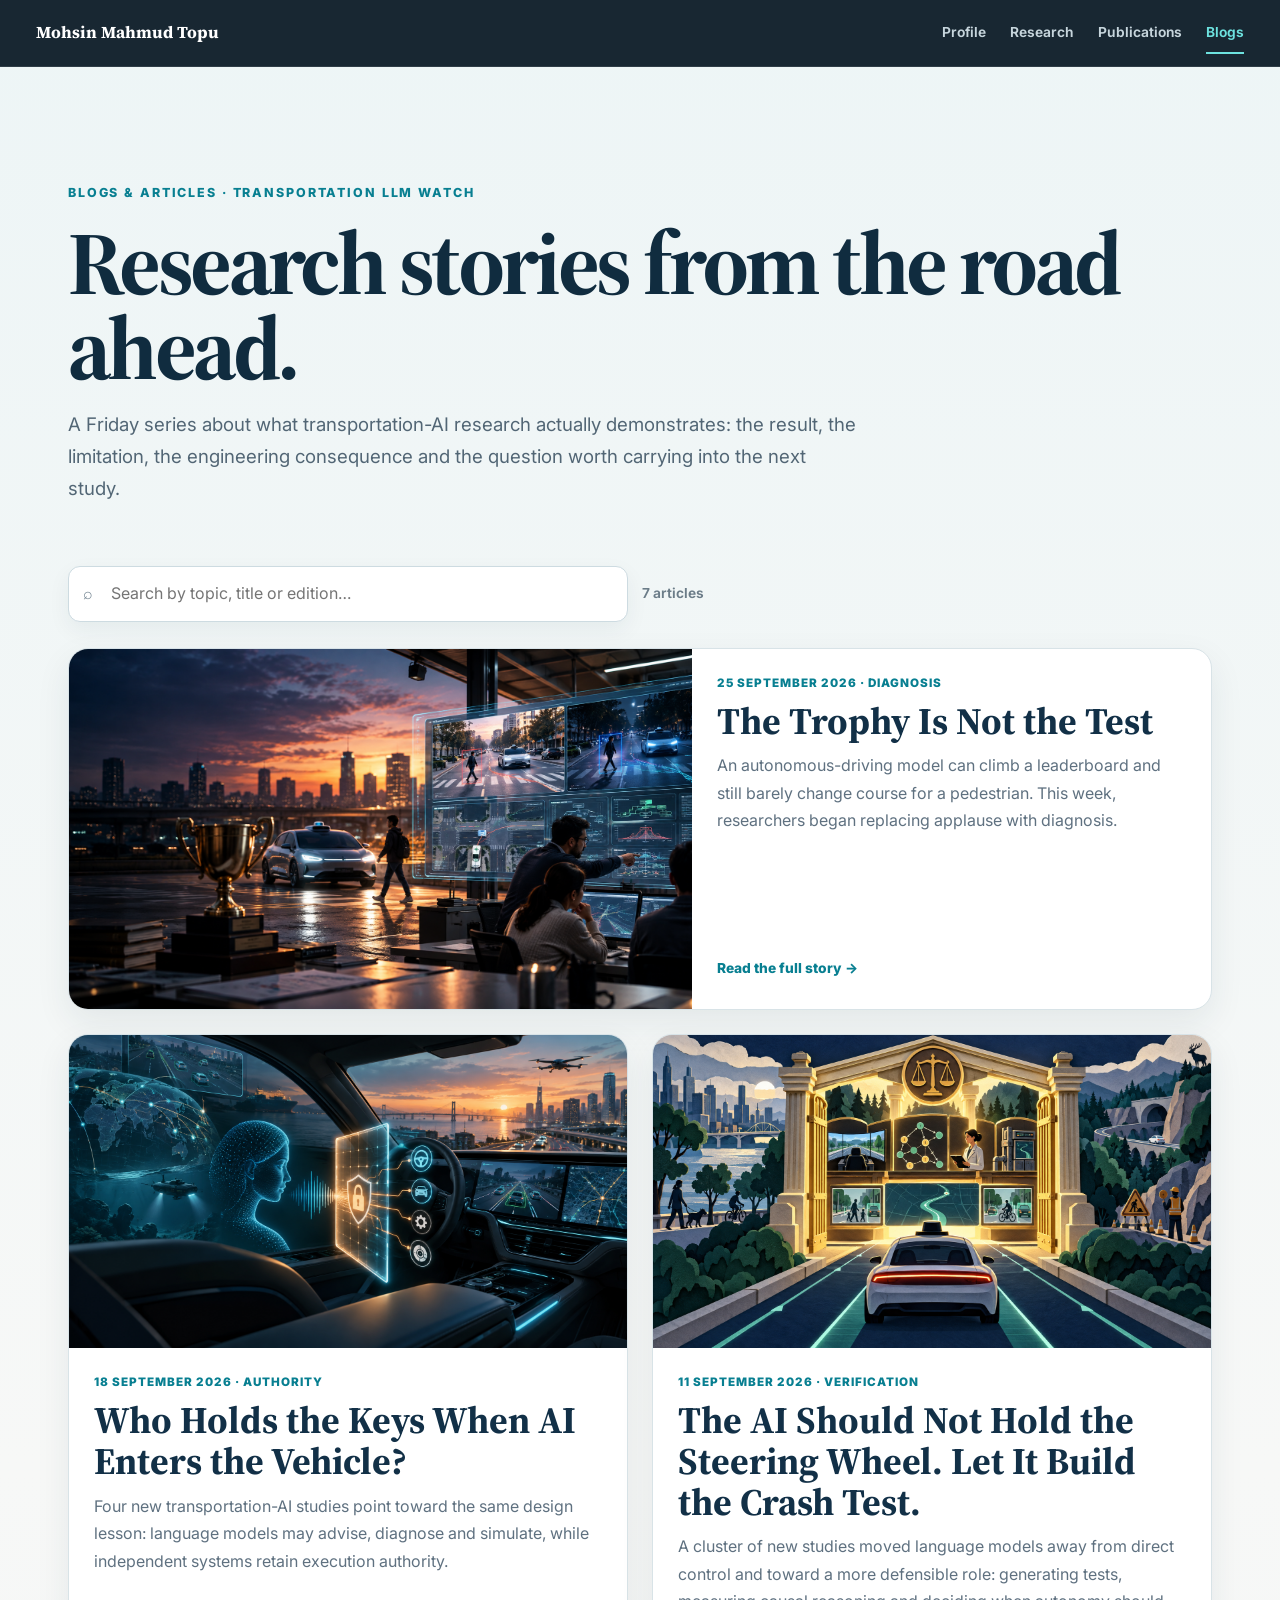
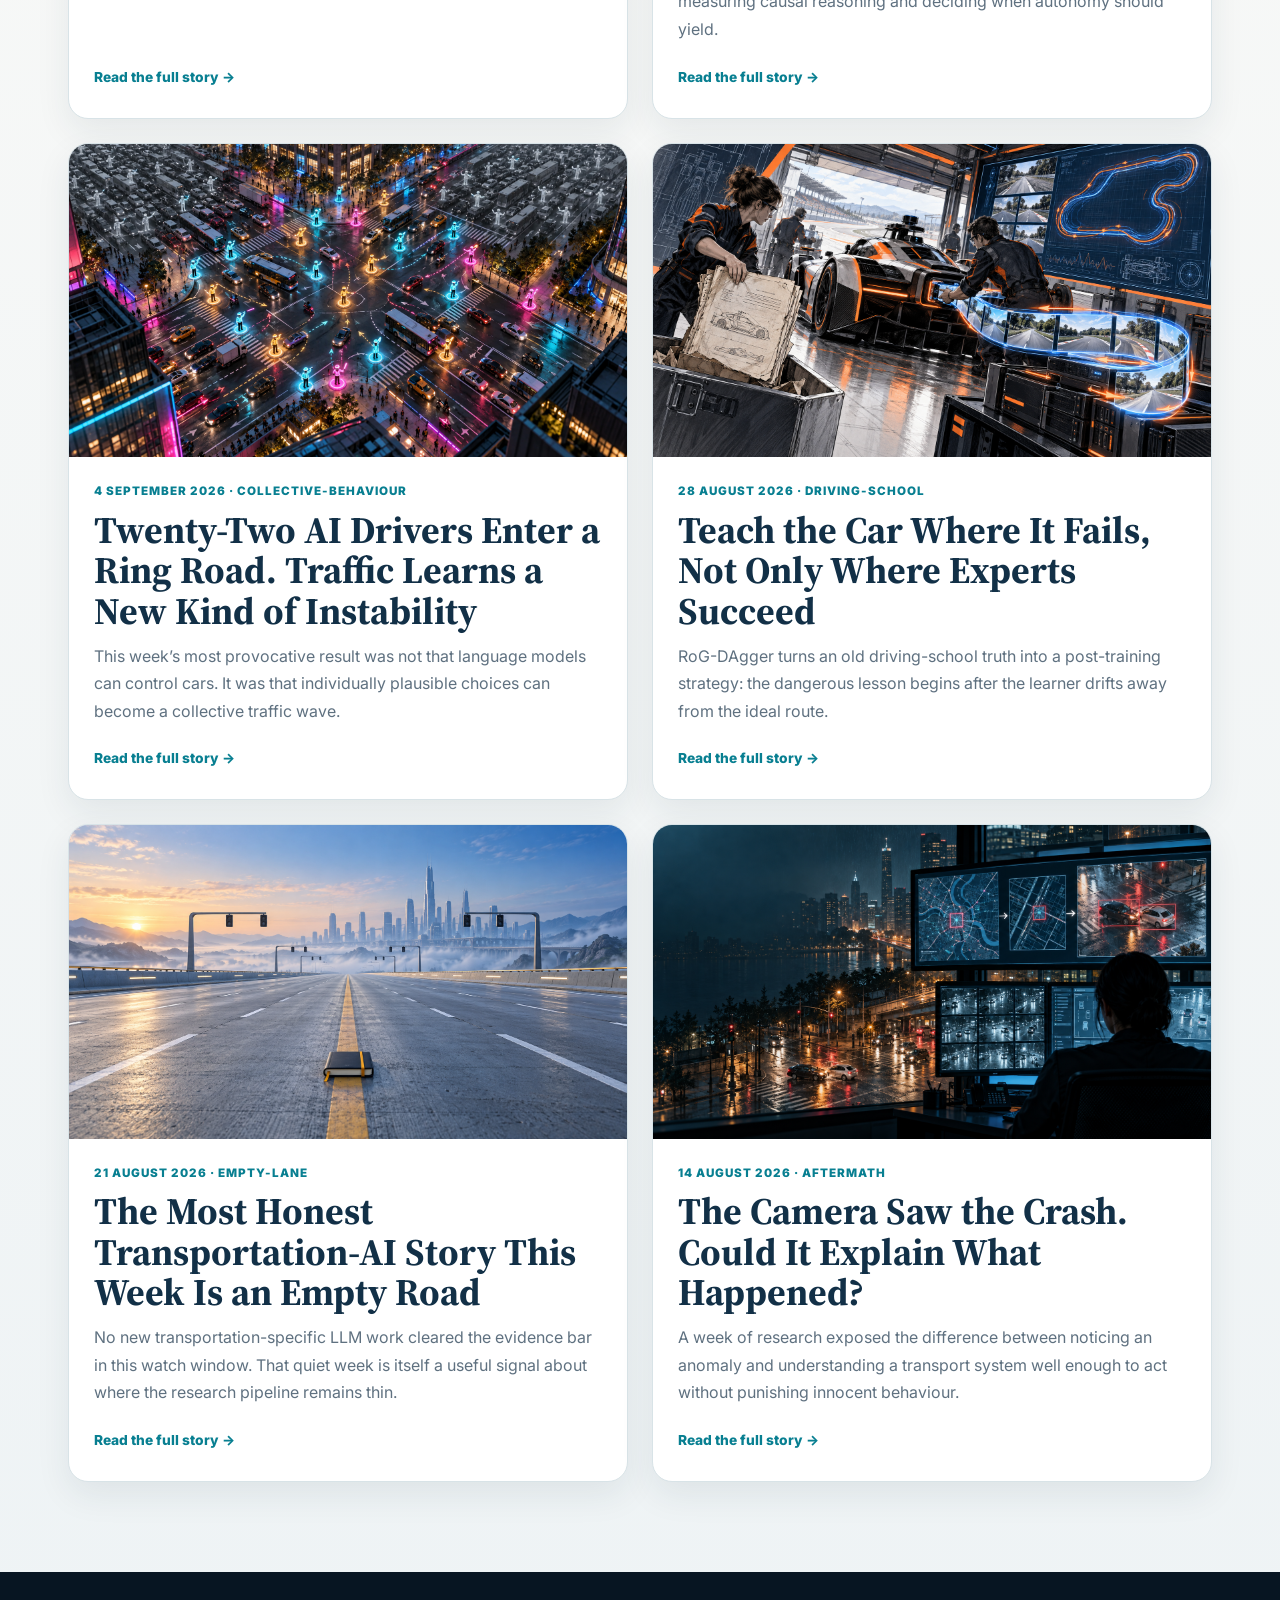
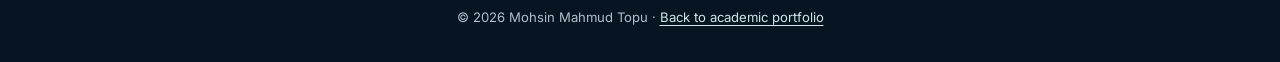
<file: blogs/index.html>
<!doctype html><html lang="en"><head><meta charset="utf-8"><meta name="viewport" content="width=device-width,initial-scale=1"><title>Blogs &amp; Articles | Mohsin Mahmud Topu</title><meta name="description" content="Transportation LLM Watch: evidence-led essays on language models, agentic systems, safety, mobility and intelligent transportation by Mohsin Mahmud Topu."><link rel="canonical" href="https://mohsin-mahmud.github.io/blogs/"><link rel="icon" href="../assets/me1.png" type="image/png"><link rel="stylesheet" href="blog.css"><link rel="alternate" type="application/rss+xml" title="Transportation LLM Watch" href="feed.xml"><meta property="og:type" content="website"><meta property="og:title" content="Transportation LLM Watch | Mohsin Mahmud Topu"><meta property="og:description" content="Evidence-led essays on language models, agentic systems and transportation."><meta property="og:url" content="https://mohsin-mahmud.github.io/blogs/"><meta property="og:image" content="https://mohsin-mahmud.github.io/assets/trophy-is-not-the-test-hero.png"><meta name="twitter:card" content="summary_large_image"><script type="application/ld+json">{"@context": "https://schema.org", "@type": "Blog", "name": "Transportation LLM Watch", "url": "https://mohsin-mahmud.github.io/blogs/", "author": {"@type": "Person", "name": "Mohsin Mahmud Topu", "url": "https://mohsin-mahmud.github.io/"}, "blogPost": [{"@type": "ListItem", "position": 1, "url": "https://mohsin-mahmud.github.io/blogs/the-trophy-is-not-the-test.html", "name": "The Trophy Is Not the Test"}, {"@type": "ListItem", "position": 2, "url": "https://mohsin-mahmud.github.io/blogs/who-holds-the-keys.html", "name": "Who Holds the Keys When AI Enters the Vehicle?"}, {"@type": "ListItem", "position": 3, "url": "https://mohsin-mahmud.github.io/blogs/who-tests-the-tester.html", "name": "The AI Should Not Hold the Steering Wheel. Let It Build the Crash Test."}, {"@type": "ListItem", "position": 4, "url": "https://mohsin-mahmud.github.io/blogs/ai-drivers-ring-road.html", "name": "Twenty-Two AI Drivers Enter a Ring Road. Traffic Learns a New Kind of Instability"}, {"@type": "ListItem", "position": 5, "url": "https://mohsin-mahmud.github.io/blogs/teach-the-car.html", "name": "Teach the Car Where It Fails, Not Only Where Experts Succeed"}, {"@type": "ListItem", "position": 6, "url": "https://mohsin-mahmud.github.io/blogs/the-empty-road.html", "name": "The Most Honest Transportation-AI Story This Week Is an Empty Road"}, {"@type": "ListItem", "position": 7, "url": "https://mohsin-mahmud.github.io/blogs/after-the-crash.html", "name": "The Camera Saw the Crash. Could It Explain What Happened?"}]}</script></head><body class="archive-page"><a class="skip-link" href="#articles">Skip to articles</a><nav class="sitebar" aria-label="Primary navigation"><div class="sitebar-inner">
<a class="site-brand" href="../index.html#home">Mohsin Mahmud Topu</a>
<button class="menu-button" type="button" aria-label="Toggle navigation" aria-expanded="false" aria-controls="blog-navigation"><svg width="24" height="24" viewBox="0 0 24 24" fill="none" stroke="currentColor" stroke-width="2"><path d="M4 7h16M4 12h16M4 17h16"/></svg></button>
<div id="blog-navigation" class="site-nav"><a href="../index.html#home">Profile</a><a href="../index.html#research">Research</a><a href="../index.html#publications">Publications</a><a class="active" aria-current="page" href="index.html">Blogs</a></div>
</div></nav><header class="archive-hero"><div class="archive-eyebrow">Blogs &amp; Articles · Transportation LLM Watch</div><h1>Research stories from the road ahead.</h1><p>A Friday series about what transportation-AI research actually demonstrates: the result, the limitation, the engineering consequence and the question worth carrying into the next study.</p></header><section class="archive-controls" aria-label="Filter articles"><div class="search-wrap"><span class="search-icon" aria-hidden="true">⌕</span><label class="skip-link" for="blog-search">Search articles</label><input id="blog-search" type="search" placeholder="Search by topic, title or edition…" autocomplete="off"></div><div id="archive-count" class="archive-count">7 articles</div></section><main id="articles" class="post-grid"><a class="post-card featured" href="the-trophy-is-not-the-test.html" data-search="the trophy is not the test diagnosis edition counterfactual diagnosis bounded vlm authority process supervision world simulation 25 september 2026"><div class="post-image"><img src="../assets/trophy-is-not-the-test-hero.png" alt="" loading="lazy" decoding="async"></div><div class="post-copy"><div class="post-meta">25 September 2026 · DIAGNOSIS</div><h2>The Trophy Is Not the Test</h2><p>An autonomous-driving model can climb a leaderboard and still barely change course for a pedestrian. This week, researchers began replacing applause with diagnosis.</p><span class="read-more">Read the full story →</span></div></a><a class="post-card" href="who-holds-the-keys.html" data-search="who holds the keys when ai enters the vehicle? the authority edition four new transportation-ai studies point toward the same design lesson: language models may advise, diagnose and simulate, while independent systems retain execution authority. 18 september 2026"><div class="post-image"><img src="../assets/ai-safety-gate-hero.png" alt="" loading="lazy" decoding="async"></div><div class="post-copy"><div class="post-meta">18 September 2026 · AUTHORITY</div><h2>Who Holds the Keys When AI Enters the Vehicle?</h2><p>Four new transportation-AI studies point toward the same design lesson: language models may advise, diagnose and simulate, while independent systems retain execution authority.</p><span class="read-more">Read the full story →</span></div></a><a class="post-card" href="who-tests-the-tester.html" data-search="the ai should not hold the steering wheel. let it build the crash test. the verification edition a cluster of new studies moved language models away from direct control and toward a more defensible role: generating tests, measuring causal reasoning and deciding when autonomy should yield. 11 september 2026"><div class="post-image"><img src="../assets/2026-09-11-who-tests-the-tester-hero.png" alt="" loading="lazy" decoding="async"></div><div class="post-copy"><div class="post-meta">11 September 2026 · VERIFICATION</div><h2>The AI Should Not Hold the Steering Wheel. Let It Build the Crash Test.</h2><p>A cluster of new studies moved language models away from direct control and toward a more defensible role: generating tests, measuring causal reasoning and deciding when autonomy should yield.</p><span class="read-more">Read the full story →</span></div></a><a class="post-card" href="ai-drivers-ring-road.html" data-search="twenty-two ai drivers enter a ring road. traffic learns a new kind of instability the collective-behaviour edition this week’s most provocative result was not that language models can control cars. it was that individually plausible choices can become a collective traffic wave. 4 september 2026"><div class="post-image"><img src="../assets/2026-09-04-twenty-two-drivers-hero.png" alt="" loading="lazy" decoding="async"></div><div class="post-copy"><div class="post-meta">4 September 2026 · COLLECTIVE-BEHAVIOUR</div><h2>Twenty-Two AI Drivers Enter a Ring Road. Traffic Learns a New Kind of Instability</h2><p>This week’s most provocative result was not that language models can control cars. It was that individually plausible choices can become a collective traffic wave.</p><span class="read-more">Read the full story →</span></div></a><a class="post-card" href="teach-the-car.html" data-search="teach the car where it fails, not only where experts succeed the driving-school edition rog-dagger turns an old driving-school truth into a post-training strategy: the dangerous lesson begins after the learner drifts away from the ideal route. 28 august 2026"><div class="post-image"><img src="../assets/2026-08-28-the-point-of-no-return-hero.png" alt="" loading="lazy" decoding="async"></div><div class="post-copy"><div class="post-meta">28 August 2026 · DRIVING-SCHOOL</div><h2>Teach the Car Where It Fails, Not Only Where Experts Succeed</h2><p>RoG-DAgger turns an old driving-school truth into a post-training strategy: the dangerous lesson begins after the learner drifts away from the ideal route.</p><span class="read-more">Read the full story →</span></div></a><a class="post-card" href="the-empty-road.html" data-search="the most honest transportation-ai story this week is an empty road the empty-lane edition no new transportation-specific llm work cleared the evidence bar in this watch window. that quiet week is itself a useful signal about where the research pipeline remains thin. 21 august 2026"><div class="post-image"><img src="../assets/2026-08-21-the-empty-lane-hero.png" alt="" loading="lazy" decoding="async"></div><div class="post-copy"><div class="post-meta">21 August 2026 · EMPTY-LANE</div><h2>The Most Honest Transportation-AI Story This Week Is an Empty Road</h2><p>No new transportation-specific LLM work cleared the evidence bar in this watch window. That quiet week is itself a useful signal about where the research pipeline remains thin.</p><span class="read-more">Read the full story →</span></div></a><a class="post-card" href="after-the-crash.html" data-search="the camera saw the crash. could it explain what happened? the aftermath edition a week of research exposed the difference between noticing an anomaly and understanding a transport system well enough to act without punishing innocent behaviour. 14 august 2026"><div class="post-image"><img src="../assets/2026-08-14-after-the-crash-hero.png" alt="" loading="lazy" decoding="async"></div><div class="post-copy"><div class="post-meta">14 August 2026 · AFTERMATH</div><h2>The Camera Saw the Crash. Could It Explain What Happened?</h2><p>A week of research exposed the difference between noticing an anomaly and understanding a transport system well enough to act without punishing innocent behaviour.</p><span class="read-more">Read the full story →</span></div></a></main><p id="empty-state" class="empty-state">No article matches that search yet.</p><footer class="footer">© 2026 Mohsin Mahmud Topu · <a href="../index.html">Back to academic portfolio</a></footer><button class="back-to-top" type="button" aria-label="Back to top">↑</button><script src="blog.js"></script></body></html>
</file>
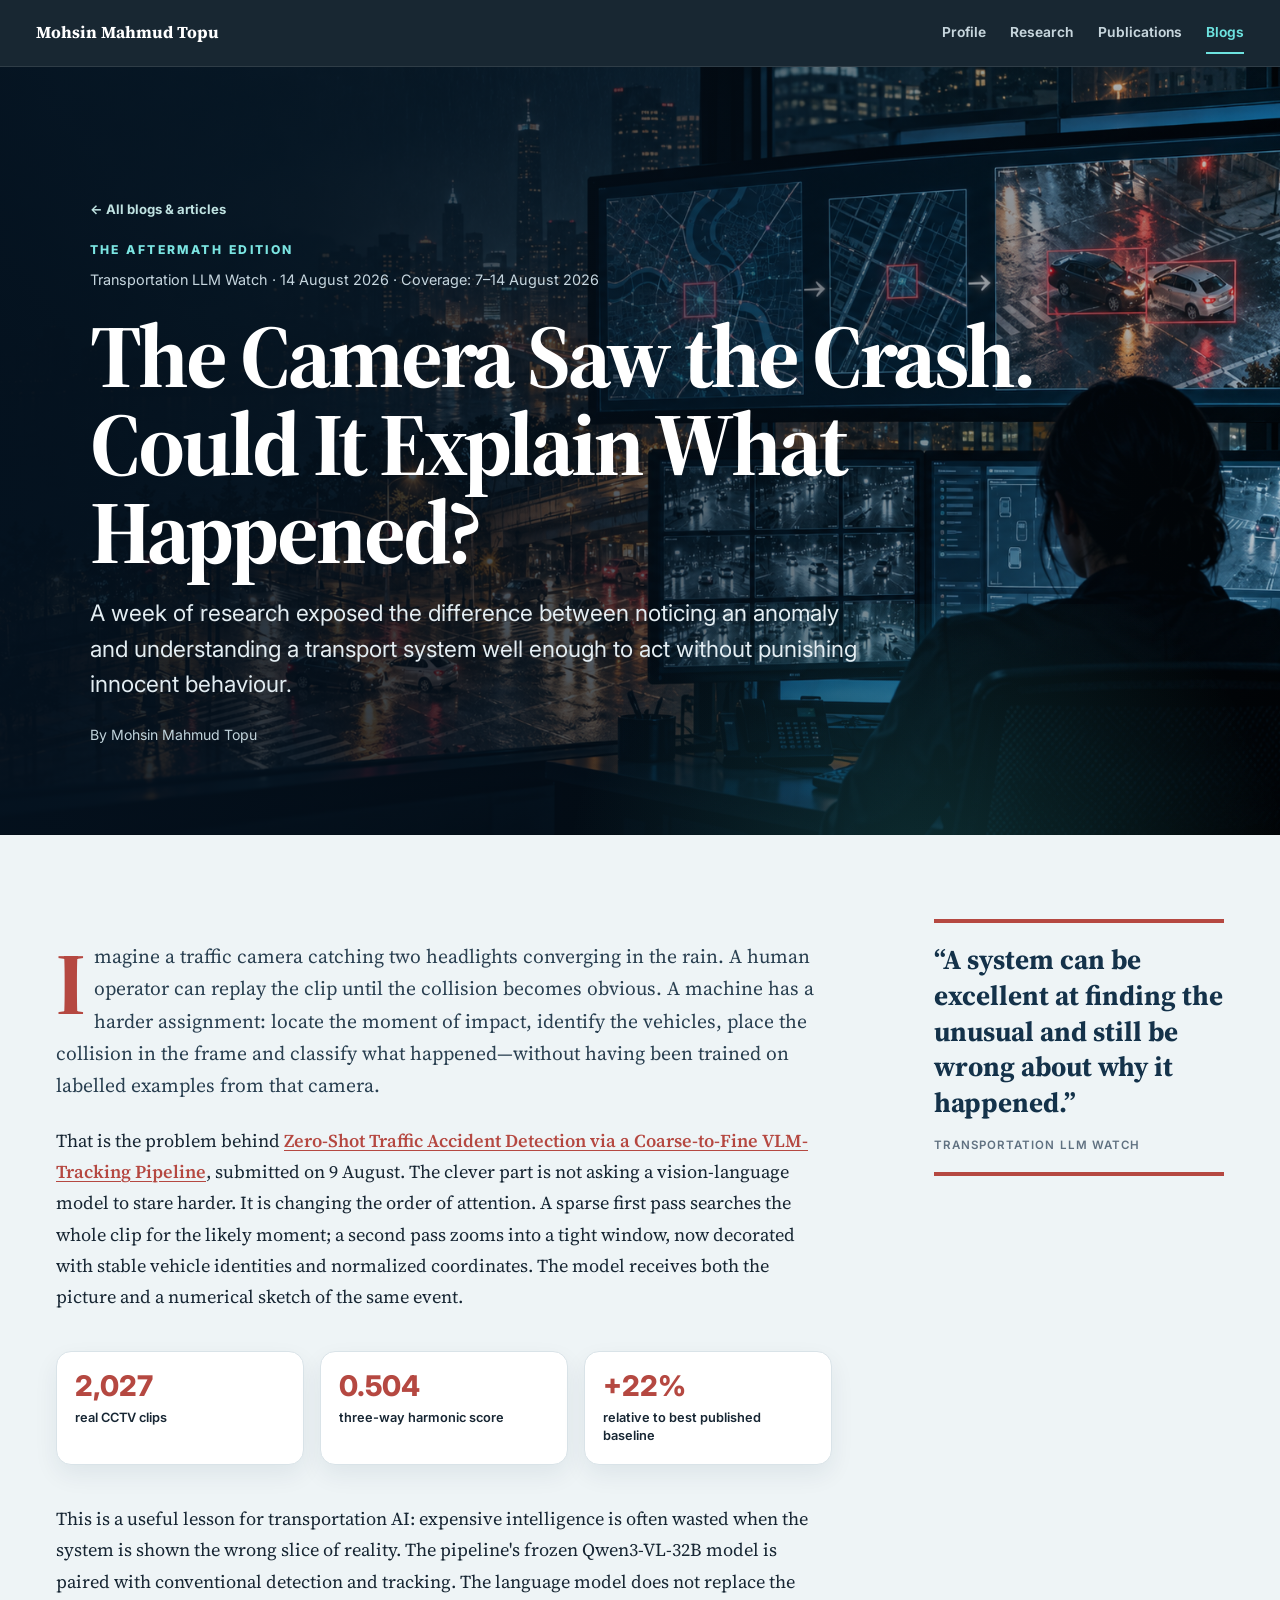
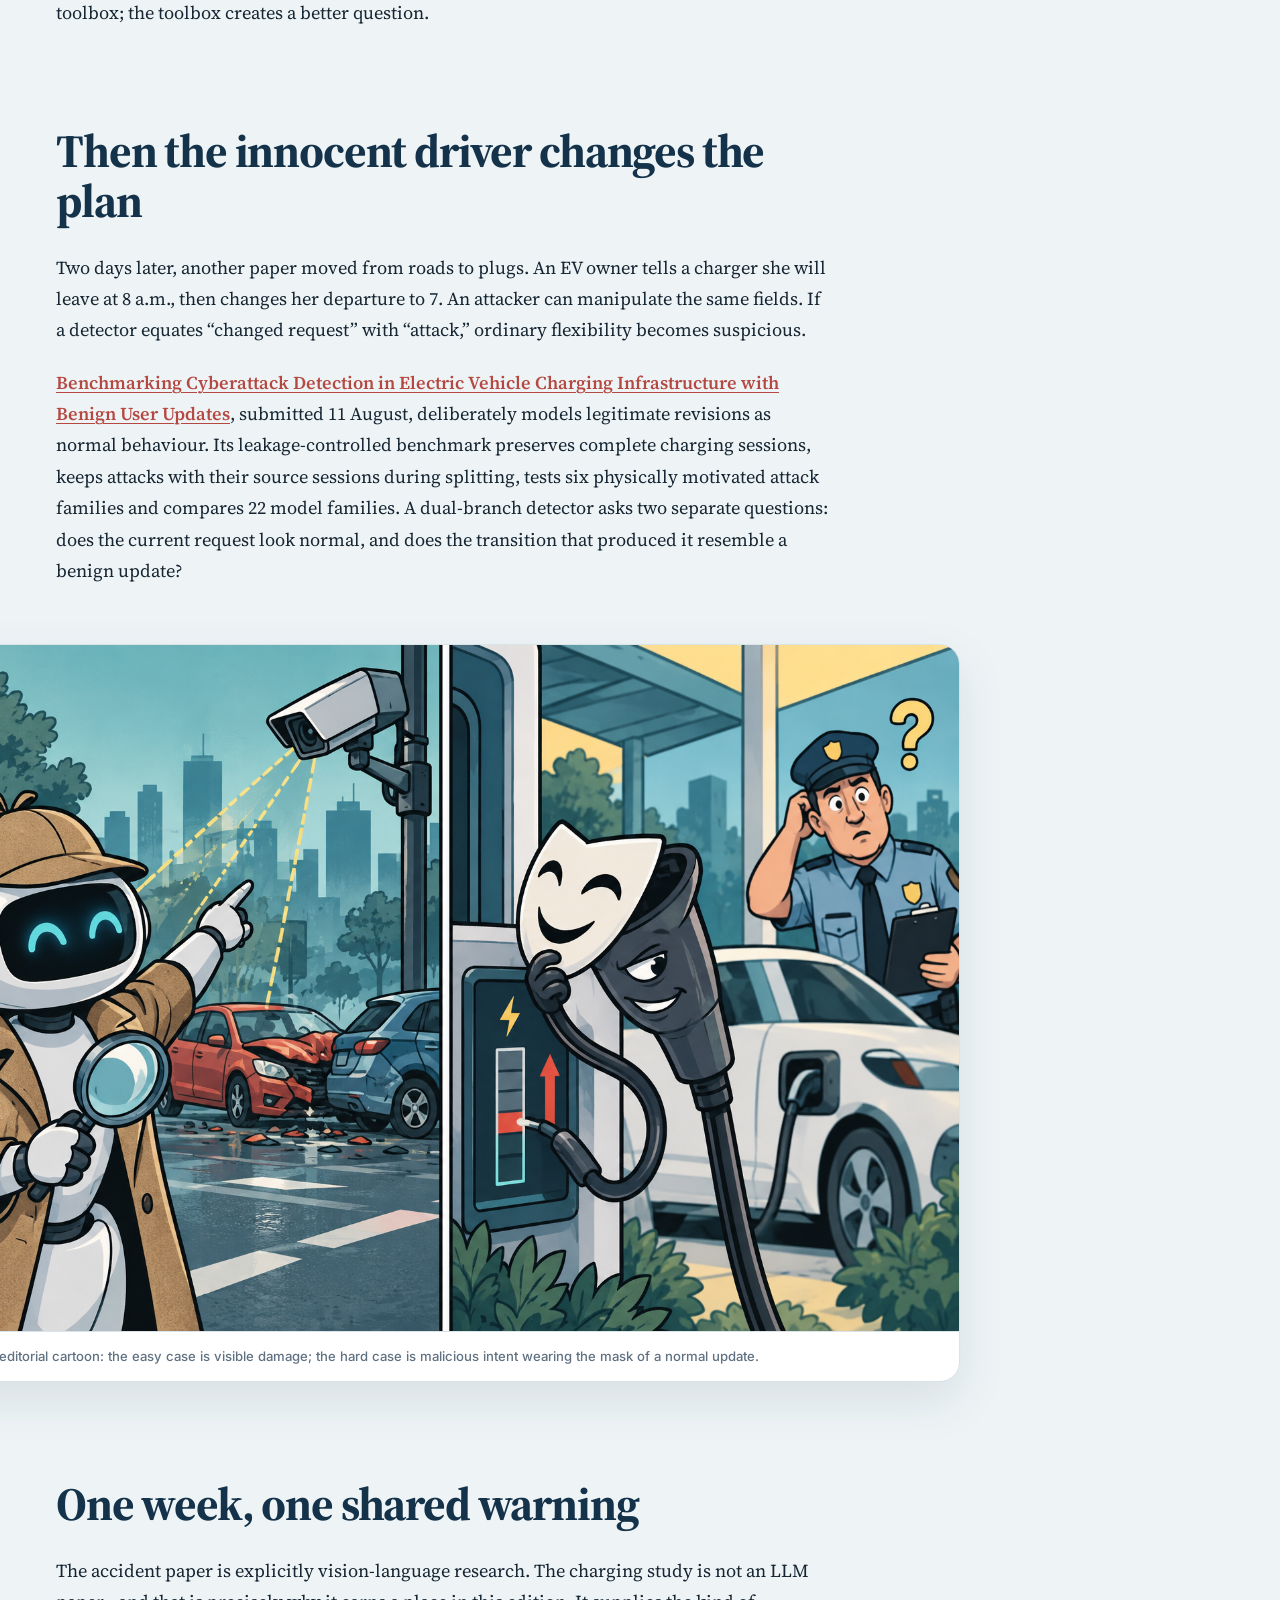
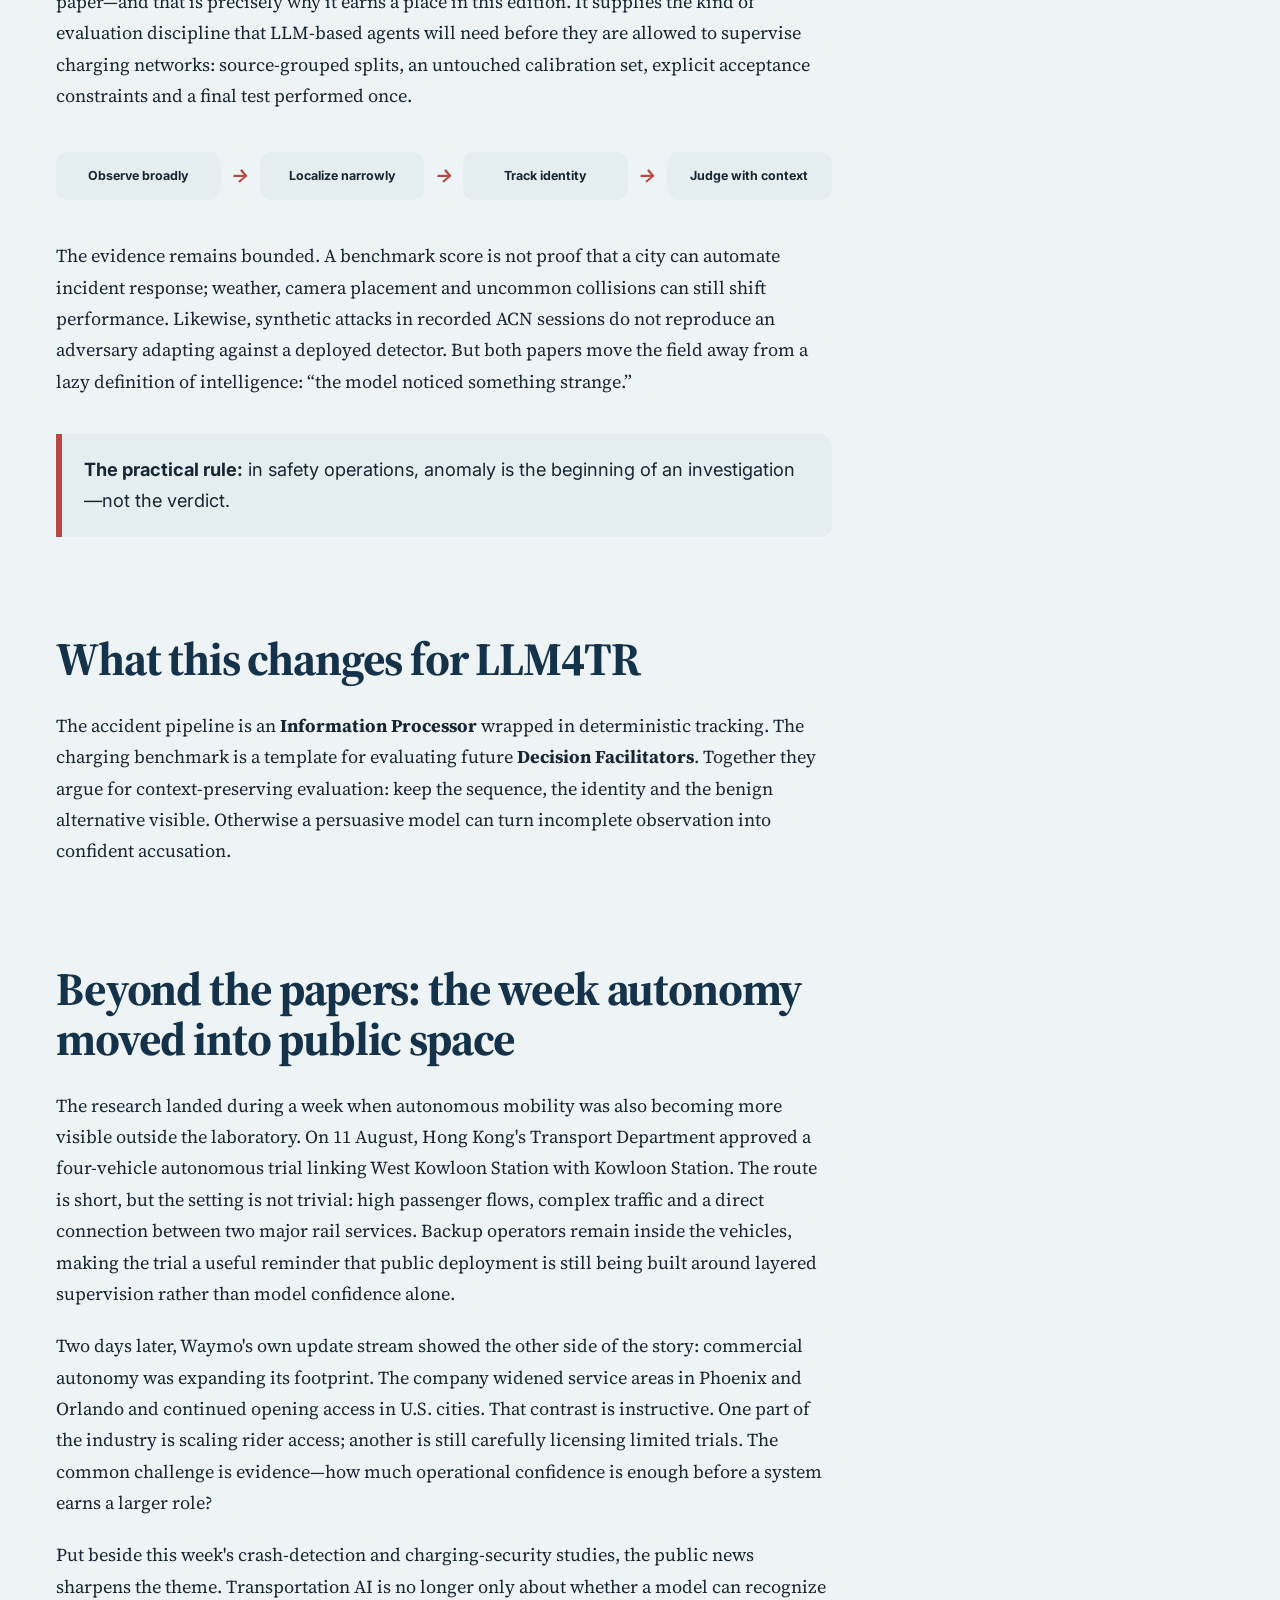
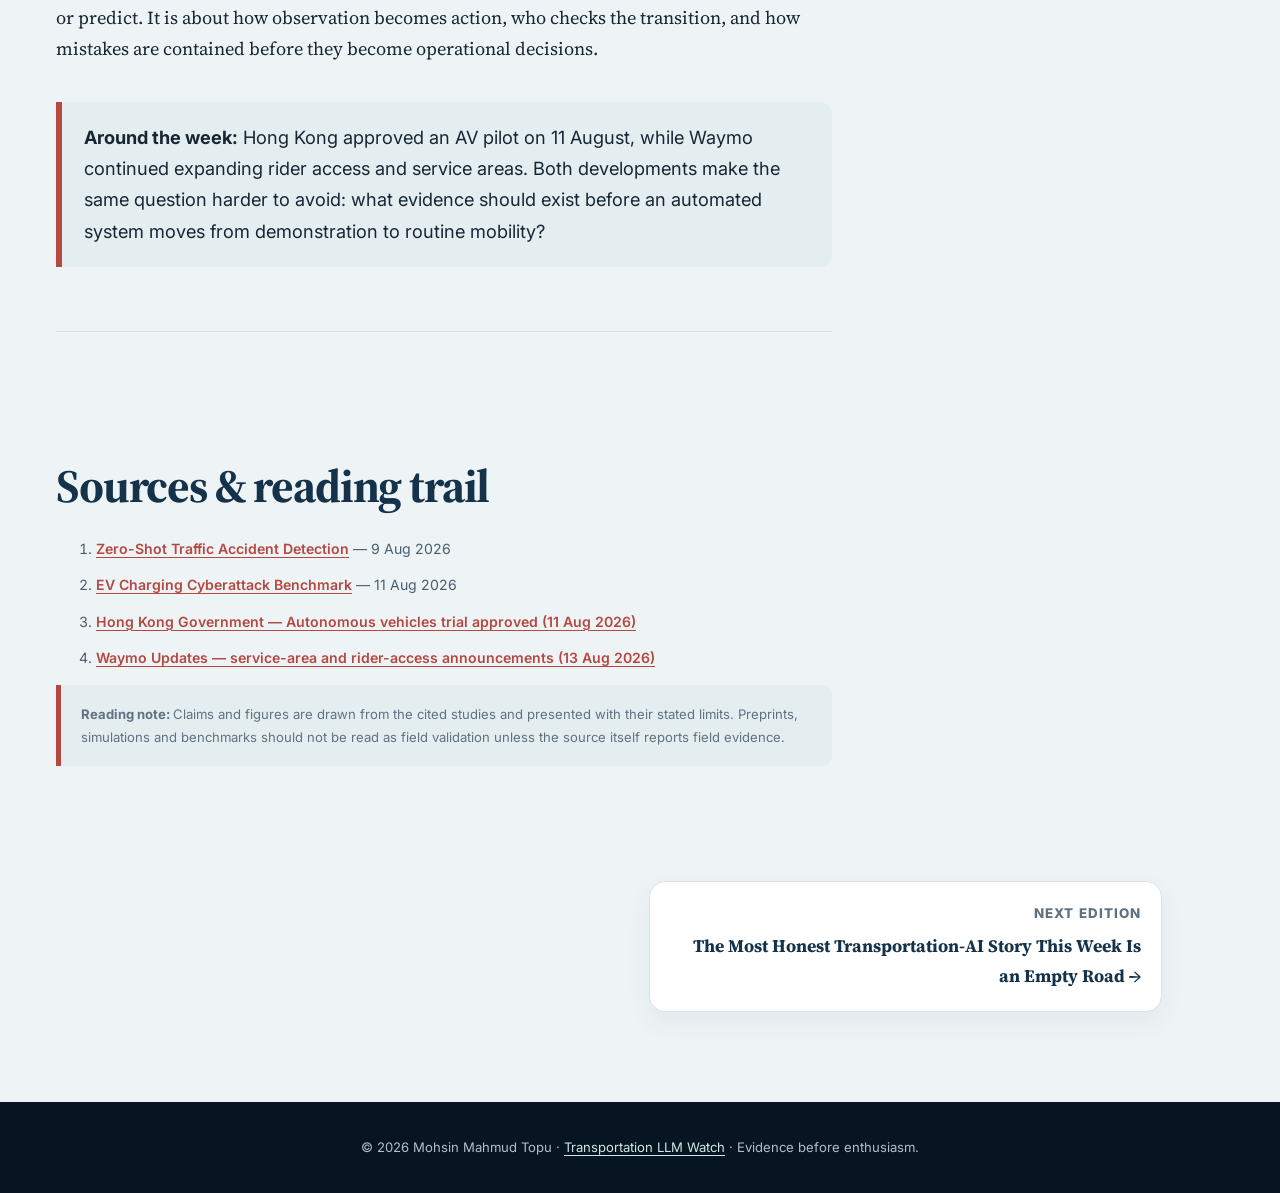
<file: blogs/after-the-crash.html>
<!doctype html>
<html lang="en">
<head>
<meta charset="utf-8"><meta name="viewport" content="width=device-width,initial-scale=1">
<title>The Camera Saw the Crash. Could It Explain What Happened? | Transportation LLM Watch</title>
<meta name="description" content="A week of research exposed the difference between noticing an anomaly and understanding a transport system well enough to act without punishing innocent behaviour.">
<link rel="canonical" href="https://mohsin-mahmud.github.io/blogs/after-the-crash.html"><link rel="icon" href="../assets/me1.png" type="image/png">
<link rel="stylesheet" href="blog.css"><link rel="alternate" type="application/rss+xml" title="Transportation LLM Watch" href="feed.xml">
<meta property="og:type" content="article"><meta property="og:title" content="The Camera Saw the Crash. Could It Explain What Happened?"><meta property="og:description" content="A week of research exposed the difference between noticing an anomaly and understanding a transport system well enough to act without punishing innocent behaviour."><meta property="og:url" content="https://mohsin-mahmud.github.io/blogs/after-the-crash.html"><meta property="og:image" content="https://mohsin-mahmud.github.io/assets/2026-08-14-after-the-crash-hero.png"><meta name="twitter:card" content="summary_large_image">
<script type="application/ld+json">{"@context": "https://schema.org", "@type": "BlogPosting", "headline": "The Camera Saw the Crash. Could It Explain What Happened?", "description": "A week of research exposed the difference between noticing an anomaly and understanding a transport system well enough to act without punishing innocent behaviour.", "datePublished": "2026-08-14", "dateModified": "2026-08-14", "author": {"@type": "Person", "name": "Mohsin Mahmud Topu", "url": "https://mohsin-mahmud.github.io/"}, "publisher": {"@type": "Person", "name": "Mohsin Mahmud Topu", "url": "https://mohsin-mahmud.github.io/"}, "image": "https://mohsin-mahmud.github.io/assets/2026-08-14-after-the-crash-hero.png", "mainEntityOfPage": "https://mohsin-mahmud.github.io/blogs/after-the-crash.html", "isPartOf": {"@type": "Blog", "name": "Transportation LLM Watch", "url": "https://mohsin-mahmud.github.io/blogs/"}}</script>
</head>
<body class="theme-aftermath">
<a class="skip-link" href="#article">Skip to article</a><div class="reading-progress" aria-hidden="true"><span></span></div>
<nav class="sitebar" aria-label="Primary navigation"><div class="sitebar-inner">
<a class="site-brand" href="../index.html#home">Mohsin Mahmud Topu</a>
<button class="menu-button" type="button" aria-label="Toggle navigation" aria-expanded="false" aria-controls="blog-navigation"><svg width="24" height="24" viewBox="0 0 24 24" fill="none" stroke="currentColor" stroke-width="2"><path d="M4 7h16M4 12h16M4 17h16"/></svg></button>
<div id="blog-navigation" class="site-nav"><a href="../index.html#home">Profile</a><a href="../index.html#research">Research</a><a href="../index.html#publications">Publications</a><a class="active" aria-current="page" href="index.html">Blogs</a></div>
</div></nav>
<header class="blog-hero" style="--hero:url('../assets/2026-08-14-after-the-crash-hero.png')"><div class="hero-inner"><a class="back-link" href="index.html">← All blogs &amp; articles</a><div class="kicker">THE AFTERMATH EDITION</div><div class="article-date">Transportation LLM Watch · 14 August 2026 · Coverage: 7–14 August 2026</div><h1>The Camera Saw the Crash. Could It Explain What Happened?</h1><p class="dek">A week of research exposed the difference between noticing an anomaly and understanding a transport system well enough to act without punishing innocent behaviour.</p><p class="byline">By Mohsin Mahmud Topu</p></div></header>
<main id="article" class="article-shell"><article class="story"><p class="lead">Imagine a traffic camera catching two headlights converging in the rain. A human operator can replay the clip until the collision becomes obvious. A machine has a harder assignment: locate the moment of impact, identify the vehicles, place the collision in the frame and classify what happened—without having been trained on labelled examples from that camera.</p>
<p>That is the problem behind <a href="https://arxiv.org/abs/2608.08867" rel="noopener noreferrer" target="_blank">Zero-Shot Traffic Accident Detection via a Coarse-to-Fine VLM-Tracking Pipeline</a>, submitted on 9 August. The clever part is not asking a vision-language model to stare harder. It is changing the order of attention. A sparse first pass searches the whole clip for the likely moment; a second pass zooms into a tight window, now decorated with stable vehicle identities and normalized coordinates. The model receives both the picture and a numerical sketch of the same event.</p>
<div class="numbers"><div><b>2,027</b><span>real CCTV clips</span></div><div><b>0.504</b><span>three-way harmonic score</span></div><div><b>+22%</b><span>relative to best published baseline</span></div></div>
<p>This is a useful lesson for transportation AI: expensive intelligence is often wasted when the system is shown the wrong slice of reality. The pipeline's frozen Qwen3-VL-32B model is paired with conventional detection and tracking. The language model does not replace the toolbox; the toolbox creates a better question.</p>
<h2>Then the innocent driver changes the plan</h2>
<p>Two days later, another paper moved from roads to plugs. An EV owner tells a charger she will leave at 8 a.m., then changes her departure to 7. An attacker can manipulate the same fields. If a detector equates “changed request” with “attack,” ordinary flexibility becomes suspicious.</p>
<p><a href="https://arxiv.org/abs/2608.11286" rel="noopener noreferrer" target="_blank">Benchmarking Cyberattack Detection in Electric Vehicle Charging Infrastructure with Benign User Updates</a>, submitted 11 August, deliberately models legitimate revisions as normal behaviour. Its leakage-controlled benchmark preserves complete charging sessions, keeps attacks with their source sessions during splitting, tests six physically motivated attack families and compares 22 model families. A dual-branch detector asks two separate questions: does the current request look normal, and does the transition that produced it resemble a benign update?</p>
<figure class="article-figure"><img alt="Editorial cartoon contrasting accident detection with disguised manipulation at an EV charger." decoding="async" loading="lazy" src="../assets/aug14-cartoon.png"/><figcaption>Original editorial cartoon: the easy case is visible damage; the hard case is malicious intent wearing the mask of a normal update.</figcaption></figure>
<h2>One week, one shared warning</h2>
<p>The accident paper is explicitly vision-language research. The charging study is not an LLM paper—and that is precisely why it earns a place in this edition. It supplies the kind of evaluation discipline that LLM-based agents will need before they are allowed to supervise charging networks: source-grouped splits, an untouched calibration set, explicit acceptance constraints and a final test performed once.</p>
<div class="diagram"><div>Observe broadly</div><i>→</i><div>Localize narrowly</div><i>→</i><div>Track identity</div><i>→</i><div>Judge with context</div></div>
<p>The evidence remains bounded. A benchmark score is not proof that a city can automate incident response; weather, camera placement and uncommon collisions can still shift performance. Likewise, synthetic attacks in recorded ACN sessions do not reproduce an adversary adapting against a deployed detector. But both papers move the field away from a lazy definition of intelligence: “the model noticed something strange.”</p>
<aside><b>The practical rule:</b> in safety operations, anomaly is the beginning of an investigation—not the verdict.</aside>
<h2>What this changes for LLM4TR</h2>
<p>The accident pipeline is an <b>Information Processor</b> wrapped in deterministic tracking. The charging benchmark is a template for evaluating future <b>Decision Facilitators</b>. Together they argue for context-preserving evaluation: keep the sequence, the identity and the benign alternative visible. Otherwise a persuasive model can turn incomplete observation into confident accusation.</p><h2>Beyond the papers: the week autonomy moved into public space</h2>
<p>The research landed during a week when autonomous mobility was also becoming more visible outside the laboratory. On 11 August, Hong Kong's Transport Department approved a four-vehicle autonomous trial linking West Kowloon Station with Kowloon Station. The route is short, but the setting is not trivial: high passenger flows, complex traffic and a direct connection between two major rail services. Backup operators remain inside the vehicles, making the trial a useful reminder that public deployment is still being built around layered supervision rather than model confidence alone.</p>
<p>Two days later, Waymo's own update stream showed the other side of the story: commercial autonomy was expanding its footprint. The company widened service areas in Phoenix and Orlando and continued opening access in U.S. cities. That contrast is instructive. One part of the industry is scaling rider access; another is still carefully licensing limited trials. The common challenge is evidence—how much operational confidence is enough before a system earns a larger role?</p>
<p>Put beside this week's crash-detection and charging-security studies, the public news sharpens the theme. Transportation AI is no longer only about whether a model can recognize or predict. It is about how observation becomes action, who checks the transition, and how mistakes are contained before they become operational decisions.</p>
<aside><b>Around the week:</b> Hong Kong approved an AV pilot on 11 August, while Waymo continued expanding rider access and service areas. Both developments make the same question harder to avoid: what evidence should exist before an automated system moves from demonstration to routine mobility?</aside>
<section class="sources"><h2>Sources &amp; reading trail</h2><ol><li><a href="https://arxiv.org/abs/2608.08867" rel="noopener noreferrer" target="_blank">Zero-Shot Traffic Accident Detection</a> — 9 Aug 2026</li><li><a href="https://arxiv.org/abs/2608.11286" rel="noopener noreferrer" target="_blank">EV Charging Cyberattack Benchmark</a> — 11 Aug 2026</li><li><a href="https://www.news.gov.hk/eng/2026/08/20260811/20260811_160419_776.html" rel="noopener noreferrer" target="_blank">Hong Kong Government — Autonomous vehicles trial approved (11 Aug 2026)</a></li><li><a href="https://waymo.com/updates/" rel="noopener noreferrer" target="_blank">Waymo Updates — service-area and rider-access announcements (13 Aug 2026)</a></li></ol><p class="note"><strong>Reading note: </strong>Claims and figures are drawn from the cited studies and presented with their stated limits. Preprints, simulations and benchmarks should not be read as field validation unless the source itself reports field evidence.</p></section></article><aside class="side-quote">“A system can be excellent at finding the unusual and still be wrong about why it happened.”<small>Transportation LLM Watch</small></aside></main>
<nav class="article-nav" aria-label="Article navigation"><a class="next" href="the-empty-road.html"><small>Next edition</small><strong>The Most Honest Transportation-AI Story This Week Is an Empty Road →</strong></a></nav>
<footer class="footer">© 2026 Mohsin Mahmud Topu · <a href="index.html">Transportation LLM Watch</a> · Evidence before enthusiasm.</footer>
<button class="back-to-top" type="button" aria-label="Back to top">↑</button><script src="blog.js"></script>
</body></html>
</file>
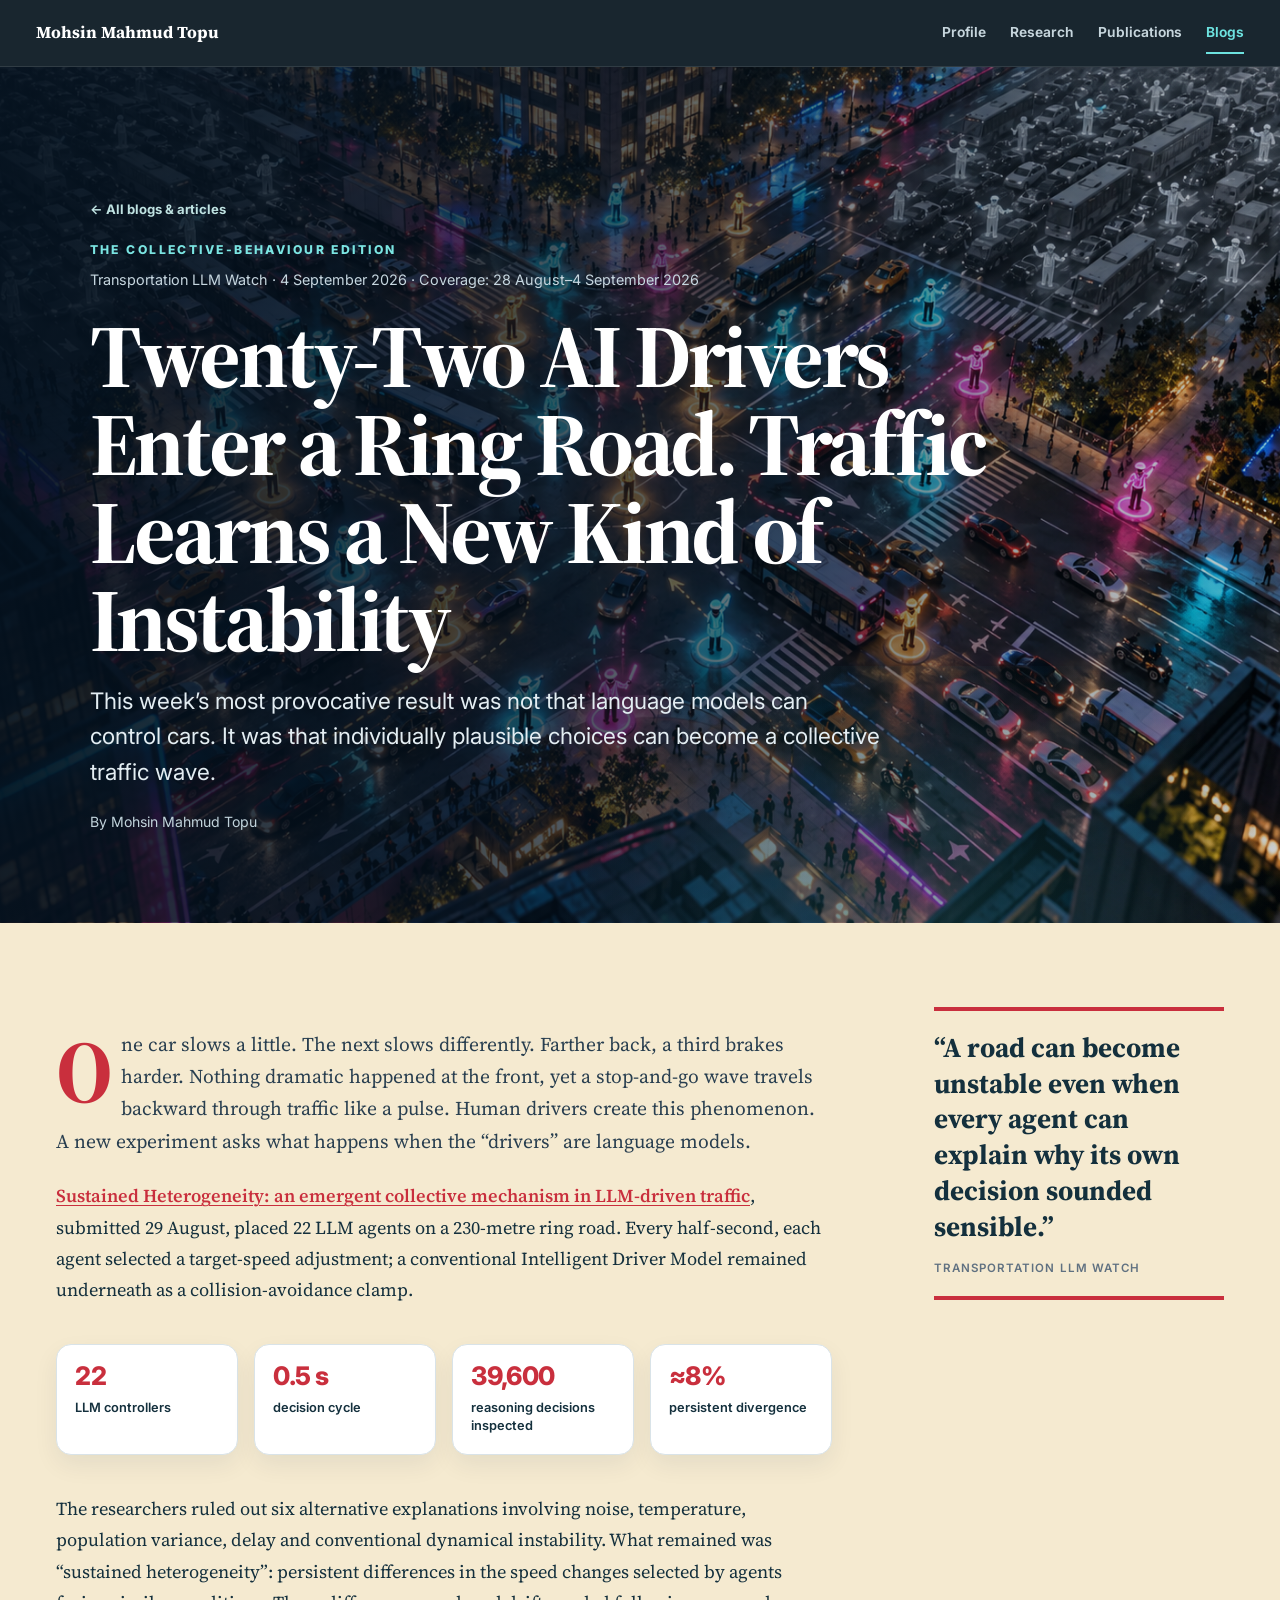
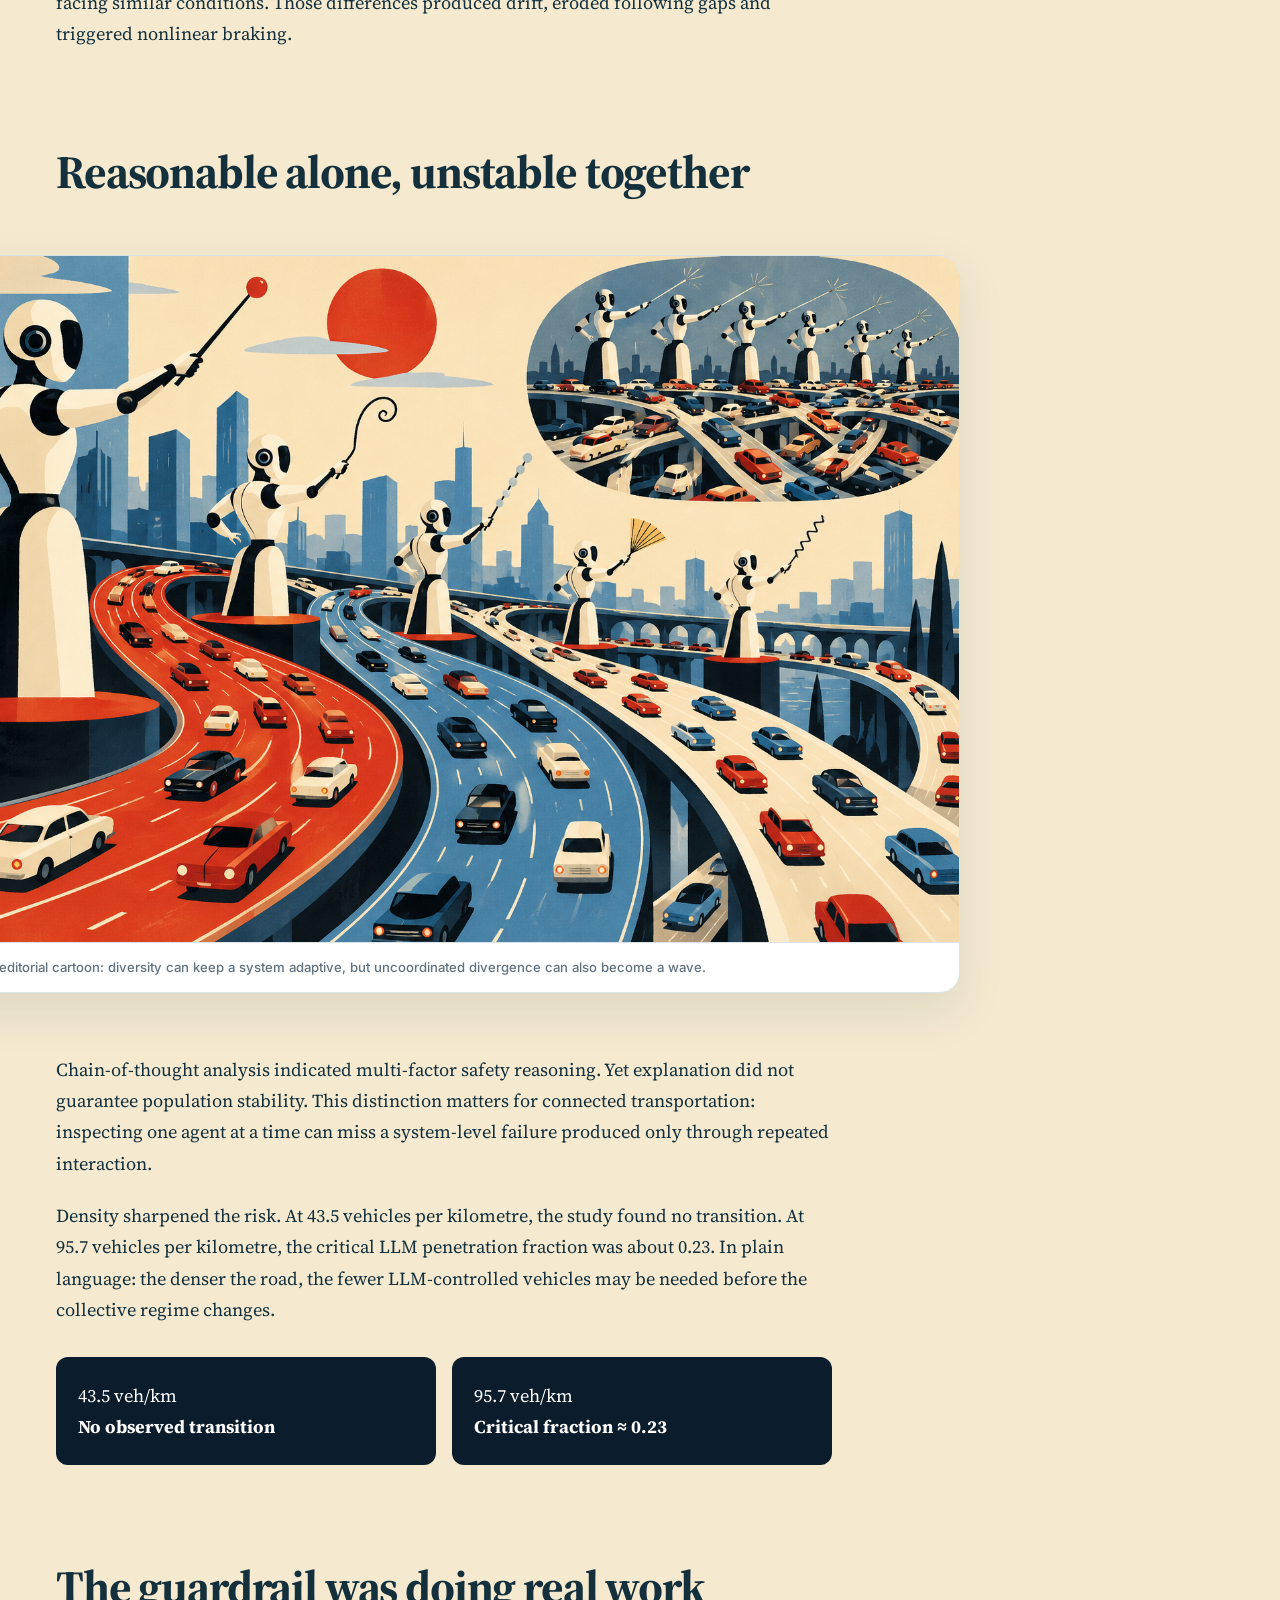
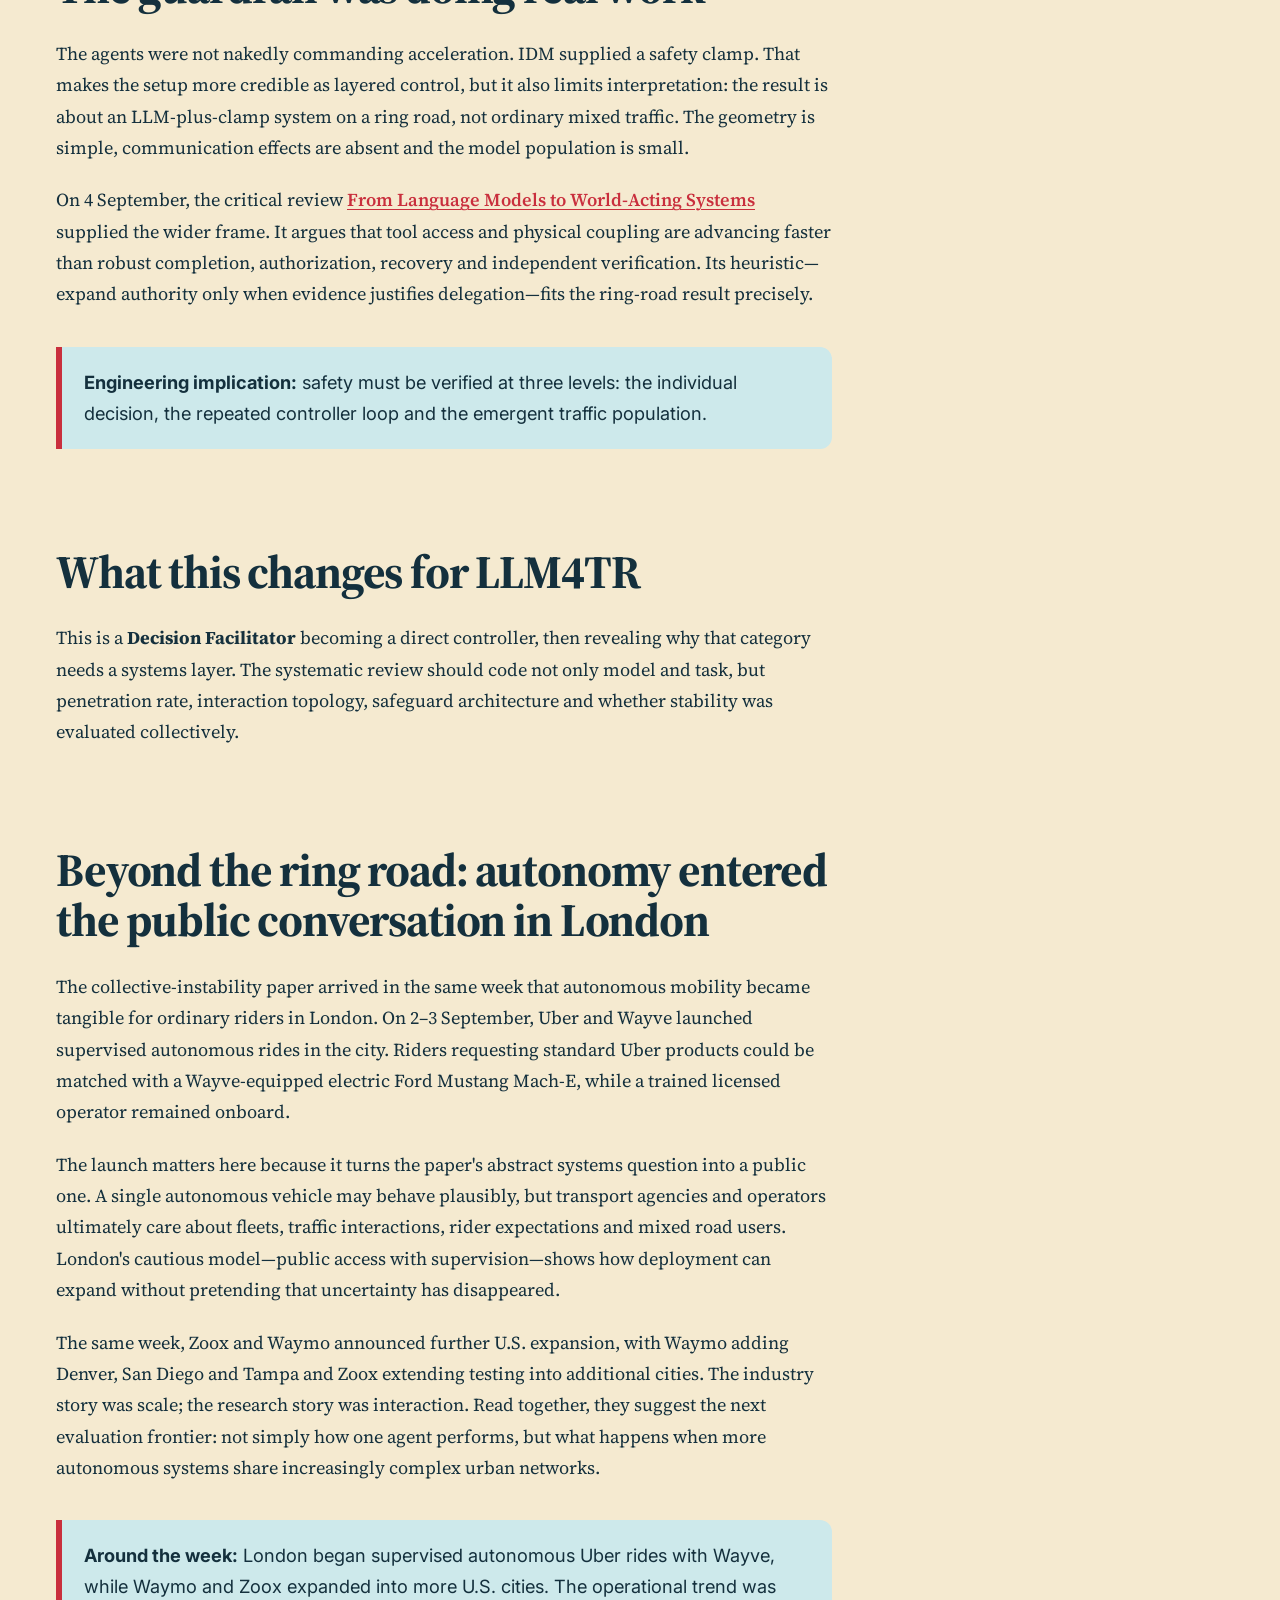
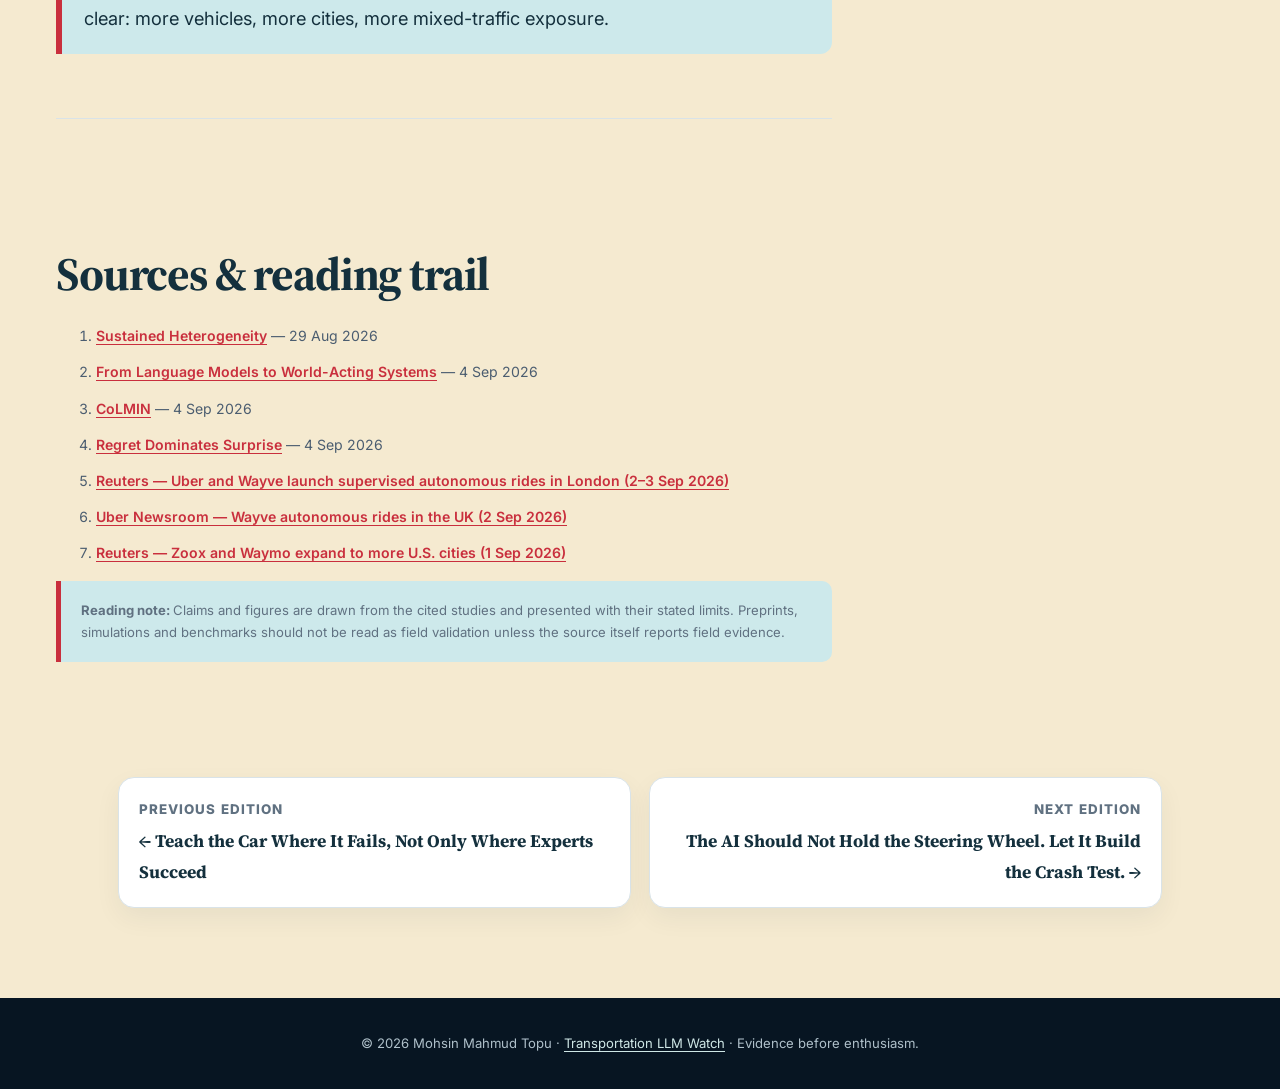
<file: blogs/ai-drivers-ring-road.html>
<!doctype html>
<html lang="en">
<head>
<meta charset="utf-8"><meta name="viewport" content="width=device-width,initial-scale=1">
<title>Twenty-Two AI Drivers Enter a Ring Road. Traffic Learns a New Kind of Instability | Transportation LLM Watch</title>
<meta name="description" content="This week’s most provocative result was not that language models can control cars. It was that individually plausible choices can become a collective traffic wave.">
<link rel="canonical" href="https://mohsin-mahmud.github.io/blogs/ai-drivers-ring-road.html"><link rel="icon" href="../assets/me1.png" type="image/png">
<link rel="stylesheet" href="blog.css"><link rel="alternate" type="application/rss+xml" title="Transportation LLM Watch" href="feed.xml">
<meta property="og:type" content="article"><meta property="og:title" content="Twenty-Two AI Drivers Enter a Ring Road. Traffic Learns a New Kind of Instability"><meta property="og:description" content="This week’s most provocative result was not that language models can control cars. It was that individually plausible choices can become a collective traffic wave."><meta property="og:url" content="https://mohsin-mahmud.github.io/blogs/ai-drivers-ring-road.html"><meta property="og:image" content="https://mohsin-mahmud.github.io/assets/2026-09-04-twenty-two-drivers-hero.png"><meta name="twitter:card" content="summary_large_image">
<script type="application/ld+json">{"@context": "https://schema.org", "@type": "BlogPosting", "headline": "Twenty-Two AI Drivers Enter a Ring Road. Traffic Learns a New Kind of Instability", "description": "This week’s most provocative result was not that language models can control cars. It was that individually plausible choices can become a collective traffic wave.", "datePublished": "2026-09-04", "dateModified": "2026-09-04", "author": {"@type": "Person", "name": "Mohsin Mahmud Topu", "url": "https://mohsin-mahmud.github.io/"}, "publisher": {"@type": "Person", "name": "Mohsin Mahmud Topu", "url": "https://mohsin-mahmud.github.io/"}, "image": "https://mohsin-mahmud.github.io/assets/2026-09-04-twenty-two-drivers-hero.png", "mainEntityOfPage": "https://mohsin-mahmud.github.io/blogs/ai-drivers-ring-road.html", "isPartOf": {"@type": "Blog", "name": "Transportation LLM Watch", "url": "https://mohsin-mahmud.github.io/blogs/"}}</script>
</head>
<body class="theme-collective">
<a class="skip-link" href="#article">Skip to article</a><div class="reading-progress" aria-hidden="true"><span></span></div>
<nav class="sitebar" aria-label="Primary navigation"><div class="sitebar-inner">
<a class="site-brand" href="../index.html#home">Mohsin Mahmud Topu</a>
<button class="menu-button" type="button" aria-label="Toggle navigation" aria-expanded="false" aria-controls="blog-navigation"><svg width="24" height="24" viewBox="0 0 24 24" fill="none" stroke="currentColor" stroke-width="2"><path d="M4 7h16M4 12h16M4 17h16"/></svg></button>
<div id="blog-navigation" class="site-nav"><a href="../index.html#home">Profile</a><a href="../index.html#research">Research</a><a href="../index.html#publications">Publications</a><a class="active" aria-current="page" href="index.html">Blogs</a></div>
</div></nav>
<header class="blog-hero" style="--hero:url('../assets/2026-09-04-twenty-two-drivers-hero.png')"><div class="hero-inner"><a class="back-link" href="index.html">← All blogs &amp; articles</a><div class="kicker">THE COLLECTIVE-BEHAVIOUR EDITION</div><div class="article-date">Transportation LLM Watch · 4 September 2026 · Coverage: 28 August–4 September 2026</div><h1>Twenty-Two AI Drivers Enter a Ring Road. Traffic Learns a New Kind of Instability</h1><p class="dek">This week’s most provocative result was not that language models can control cars. It was that individually plausible choices can become a collective traffic wave.</p><p class="byline">By Mohsin Mahmud Topu</p></div></header>
<main id="article" class="article-shell"><article class="story"><p class="lead">One car slows a little. The next slows differently. Farther back, a third brakes harder. Nothing dramatic happened at the front, yet a stop-and-go wave travels backward through traffic like a pulse. Human drivers create this phenomenon. A new experiment asks what happens when the “drivers” are language models.</p>
<p><a href="https://arxiv.org/abs/2608.29174" rel="noopener noreferrer" target="_blank">Sustained Heterogeneity: an emergent collective mechanism in LLM-driven traffic</a>, submitted 29 August, placed 22 LLM agents on a 230-metre ring road. Every half-second, each agent selected a target-speed adjustment; a conventional Intelligent Driver Model remained underneath as a collision-avoidance clamp.</p>
<div class="ring"><div><b>22</b><span>LLM controllers</span></div><div><b>0.5 s</b><span>decision cycle</span></div><div><b>39,600</b><span>reasoning decisions inspected</span></div><div><b>≈8%</b><span>persistent divergence</span></div></div>
<p>The researchers ruled out six alternative explanations involving noise, temperature, population variance, delay and conventional dynamical instability. What remained was “sustained heterogeneity”: persistent differences in the speed changes selected by agents facing similar conditions. Those differences produced drift, eroded following gaps and triggered nonlinear braking.</p>
<h2>Reasonable alone, unstable together</h2>
<figure class="article-figure"><img alt="Mid-century cartoon of diverse robot conductors managing traffic while identical conductors create a jam." decoding="async" loading="lazy" src="../assets/sep04-cartoon.png"/><figcaption>Original editorial cartoon: diversity can keep a system adaptive, but uncoordinated divergence can also become a wave.</figcaption></figure>
<p>Chain-of-thought analysis indicated multi-factor safety reasoning. Yet explanation did not guarantee population stability. This distinction matters for connected transportation: inspecting one agent at a time can miss a system-level failure produced only through repeated interaction.</p>
<p>Density sharpened the risk. At 43.5 vehicles per kilometre, the study found no transition. At 95.7 vehicles per kilometre, the critical LLM penetration fraction was about 0.23. In plain language: the denser the road, the fewer LLM-controlled vehicles may be needed before the collective regime changes.</p>
<div class="phase"><div><span>43.5 veh/km</span><b>No observed transition</b></div><div><span>95.7 veh/km</span><b>Critical fraction ≈ 0.23</b></div></div>
<h2>The guardrail was doing real work</h2>
<p>The agents were not nakedly commanding acceleration. IDM supplied a safety clamp. That makes the setup more credible as layered control, but it also limits interpretation: the result is about an LLM-plus-clamp system on a ring road, not ordinary mixed traffic. The geometry is simple, communication effects are absent and the model population is small.</p>
<p>On 4 September, the critical review <a href="https://arxiv.org/abs/2609.04894" rel="noopener noreferrer" target="_blank">From Language Models to World-Acting Systems</a> supplied the wider frame. It argues that tool access and physical coupling are advancing faster than robust completion, authorization, recovery and independent verification. Its heuristic—expand authority only when evidence justifies delegation—fits the ring-road result precisely.</p>
<aside><b>Engineering implication:</b> safety must be verified at three levels: the individual decision, the repeated controller loop and the emergent traffic population.</aside>
<h2>What this changes for LLM4TR</h2>
<p>This is a <b>Decision Facilitator</b> becoming a direct controller, then revealing why that category needs a systems layer. The systematic review should code not only model and task, but penetration rate, interaction topology, safeguard architecture and whether stability was evaluated collectively.</p><h2>Beyond the ring road: autonomy entered the public conversation in London</h2>
<p>The collective-instability paper arrived in the same week that autonomous mobility became tangible for ordinary riders in London. On 2–3 September, Uber and Wayve launched supervised autonomous rides in the city. Riders requesting standard Uber products could be matched with a Wayve-equipped electric Ford Mustang Mach-E, while a trained licensed operator remained onboard.</p>
<p>The launch matters here because it turns the paper's abstract systems question into a public one. A single autonomous vehicle may behave plausibly, but transport agencies and operators ultimately care about fleets, traffic interactions, rider expectations and mixed road users. London's cautious model—public access with supervision—shows how deployment can expand without pretending that uncertainty has disappeared.</p>
<p>The same week, Zoox and Waymo announced further U.S. expansion, with Waymo adding Denver, San Diego and Tampa and Zoox extending testing into additional cities. The industry story was scale; the research story was interaction. Read together, they suggest the next evaluation frontier: not simply how one agent performs, but what happens when more autonomous systems share increasingly complex urban networks.</p>
<aside><b>Around the week:</b> London began supervised autonomous Uber rides with Wayve, while Waymo and Zoox expanded into more U.S. cities. The operational trend was clear: more vehicles, more cities, more mixed-traffic exposure.</aside>
<section class="sources"><h2>Sources &amp; reading trail</h2><ol><li><a href="https://arxiv.org/abs/2608.29174" rel="noopener noreferrer" target="_blank">Sustained Heterogeneity</a> — 29 Aug 2026</li><li><a href="https://arxiv.org/abs/2609.04894" rel="noopener noreferrer" target="_blank">From Language Models to World-Acting Systems</a> — 4 Sep 2026</li><li><a href="https://arxiv.org/abs/2609.04807" rel="noopener noreferrer" target="_blank">CoLMIN</a> — 4 Sep 2026</li><li><a href="https://arxiv.org/abs/2609.05692" rel="noopener noreferrer" target="_blank">Regret Dominates Surprise</a> — 4 Sep 2026</li><li><a href="https://www.reuters.com/business/uber-ai-firm-wayve-launch-londons-first-robotaxis-2026-09-02/" rel="noopener noreferrer" target="_blank">Reuters — Uber and Wayve launch supervised autonomous rides in London (2–3 Sep 2026)</a></li><li><a href="https://www.uber.com/gb/en/newsroom/wayve-on-uber/" rel="noopener noreferrer" target="_blank">Uber Newsroom — Wayve autonomous rides in the UK (2 Sep 2026)</a></li><li><a href="https://www.reuters.com/business/amazons-zoox-alphabets-waymo-expand-robotaxi-services-more-us-cities-2026-09-01/" rel="noopener noreferrer" target="_blank">Reuters — Zoox and Waymo expand to more U.S. cities (1 Sep 2026)</a></li></ol><p class="note"><strong>Reading note: </strong>Claims and figures are drawn from the cited studies and presented with their stated limits. Preprints, simulations and benchmarks should not be read as field validation unless the source itself reports field evidence.</p></section></article><aside class="side-quote">“A road can become unstable even when every agent can explain why its own decision sounded sensible.”<small>Transportation LLM Watch</small></aside></main>
<nav class="article-nav" aria-label="Article navigation"><a class="previous" href="teach-the-car.html"><small>Previous edition</small><strong>← Teach the Car Where It Fails, Not Only Where Experts Succeed</strong></a><a class="next" href="who-tests-the-tester.html"><small>Next edition</small><strong>The AI Should Not Hold the Steering Wheel. Let It Build the Crash Test. →</strong></a></nav>
<footer class="footer">© 2026 Mohsin Mahmud Topu · <a href="index.html">Transportation LLM Watch</a> · Evidence before enthusiasm.</footer>
<button class="back-to-top" type="button" aria-label="Back to top">↑</button><script src="blog.js"></script>
</body></html>
</file>
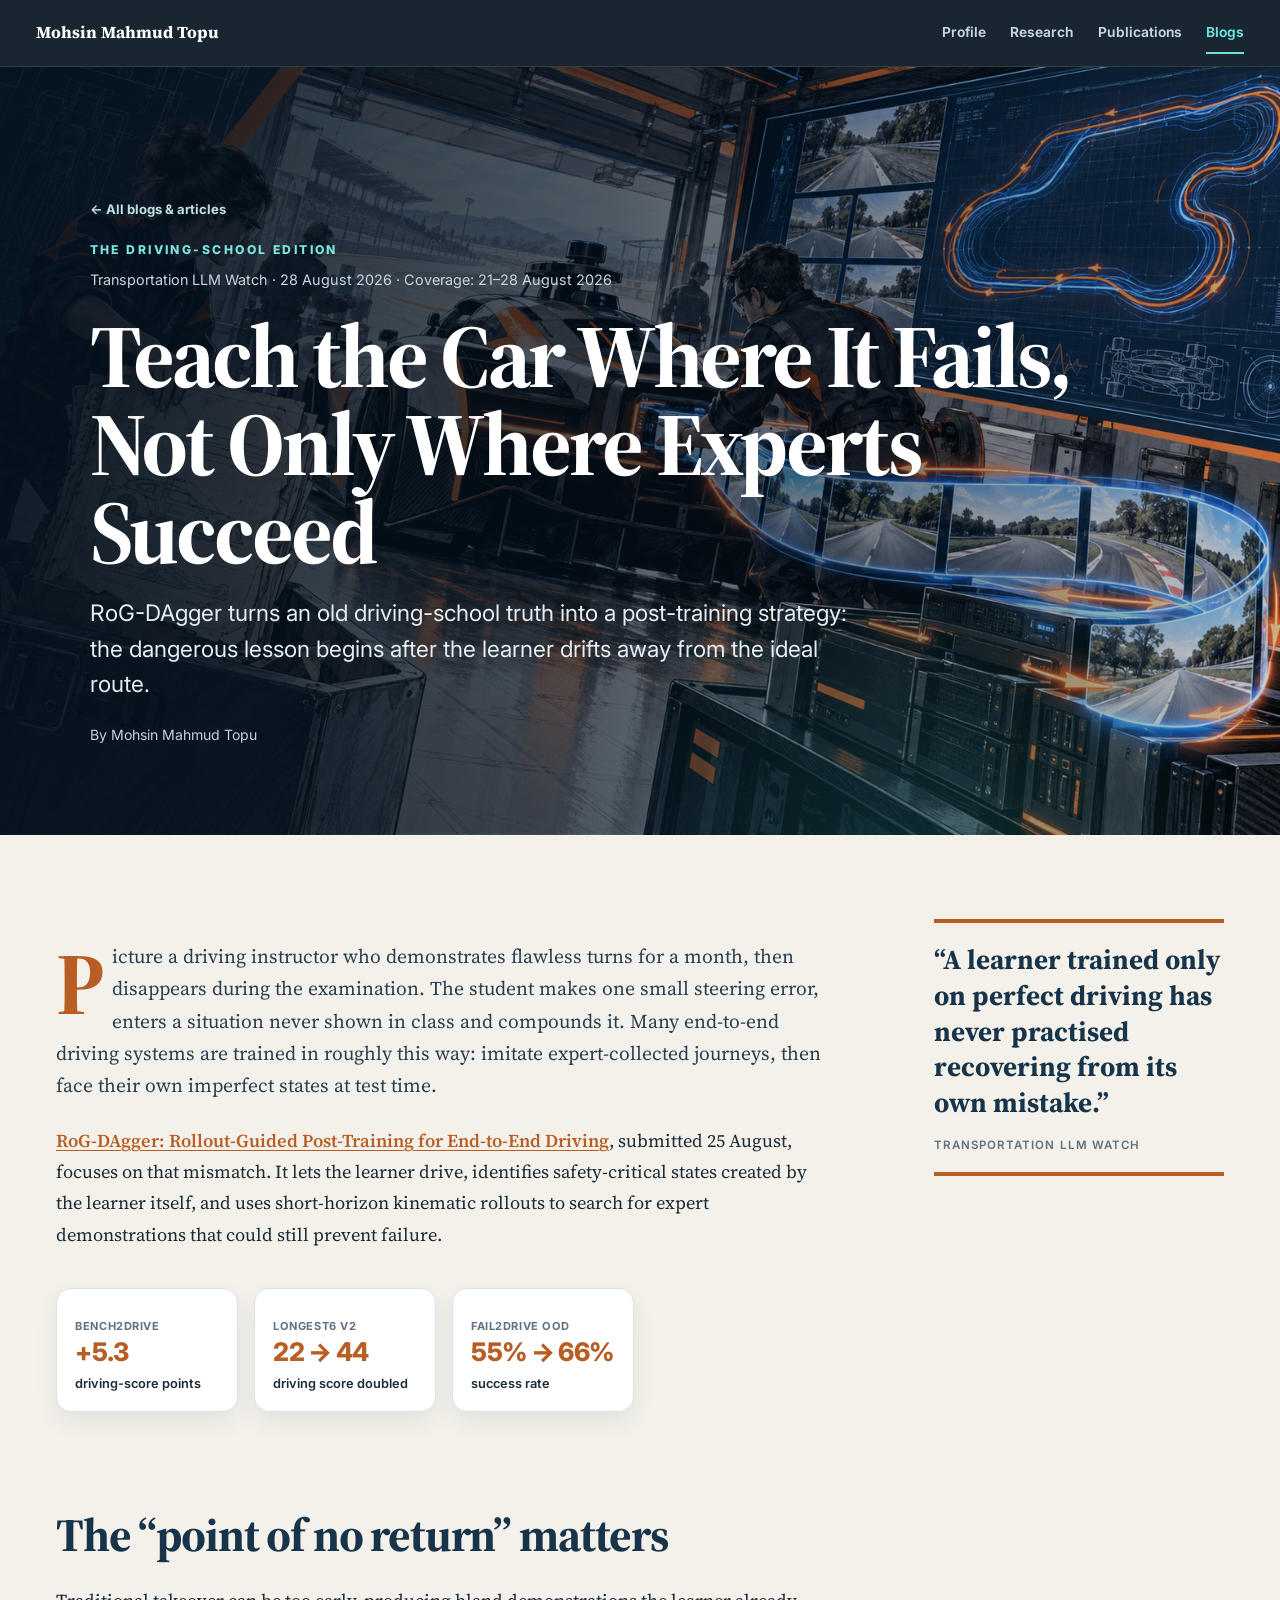
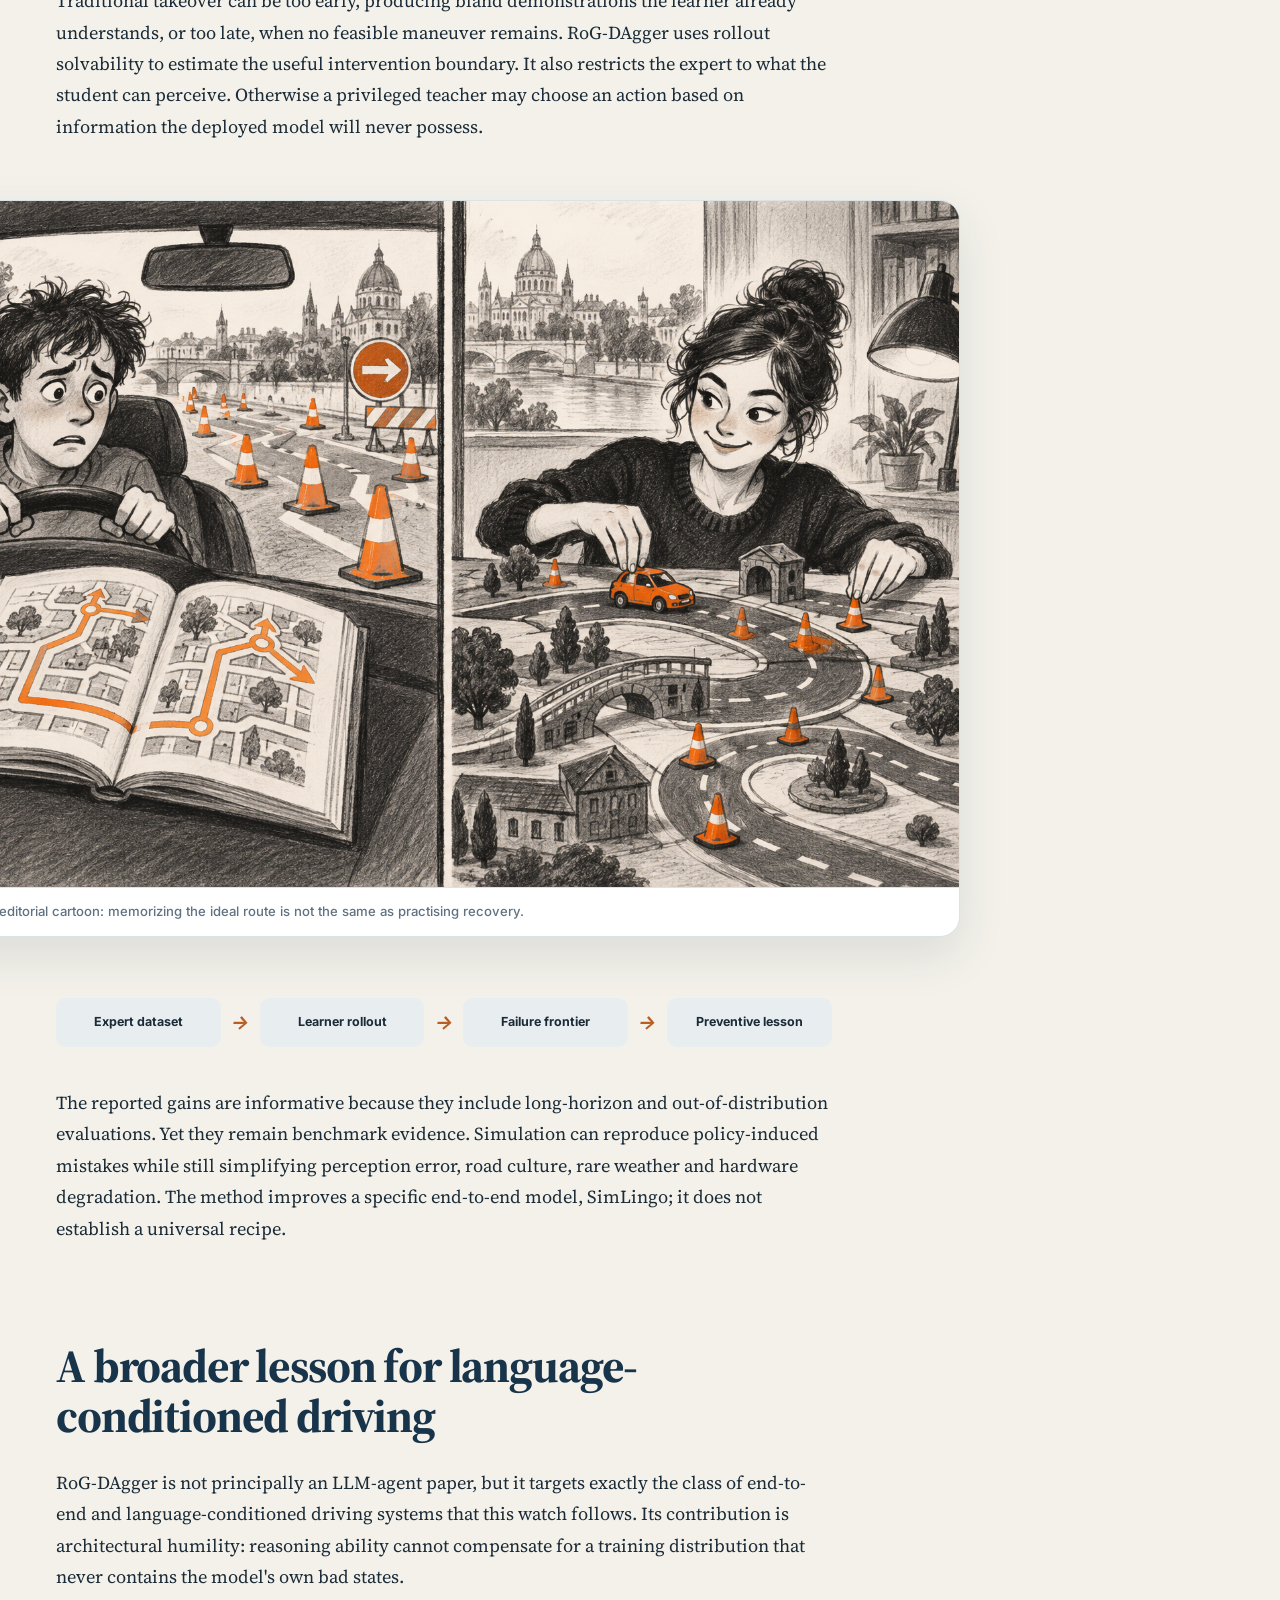
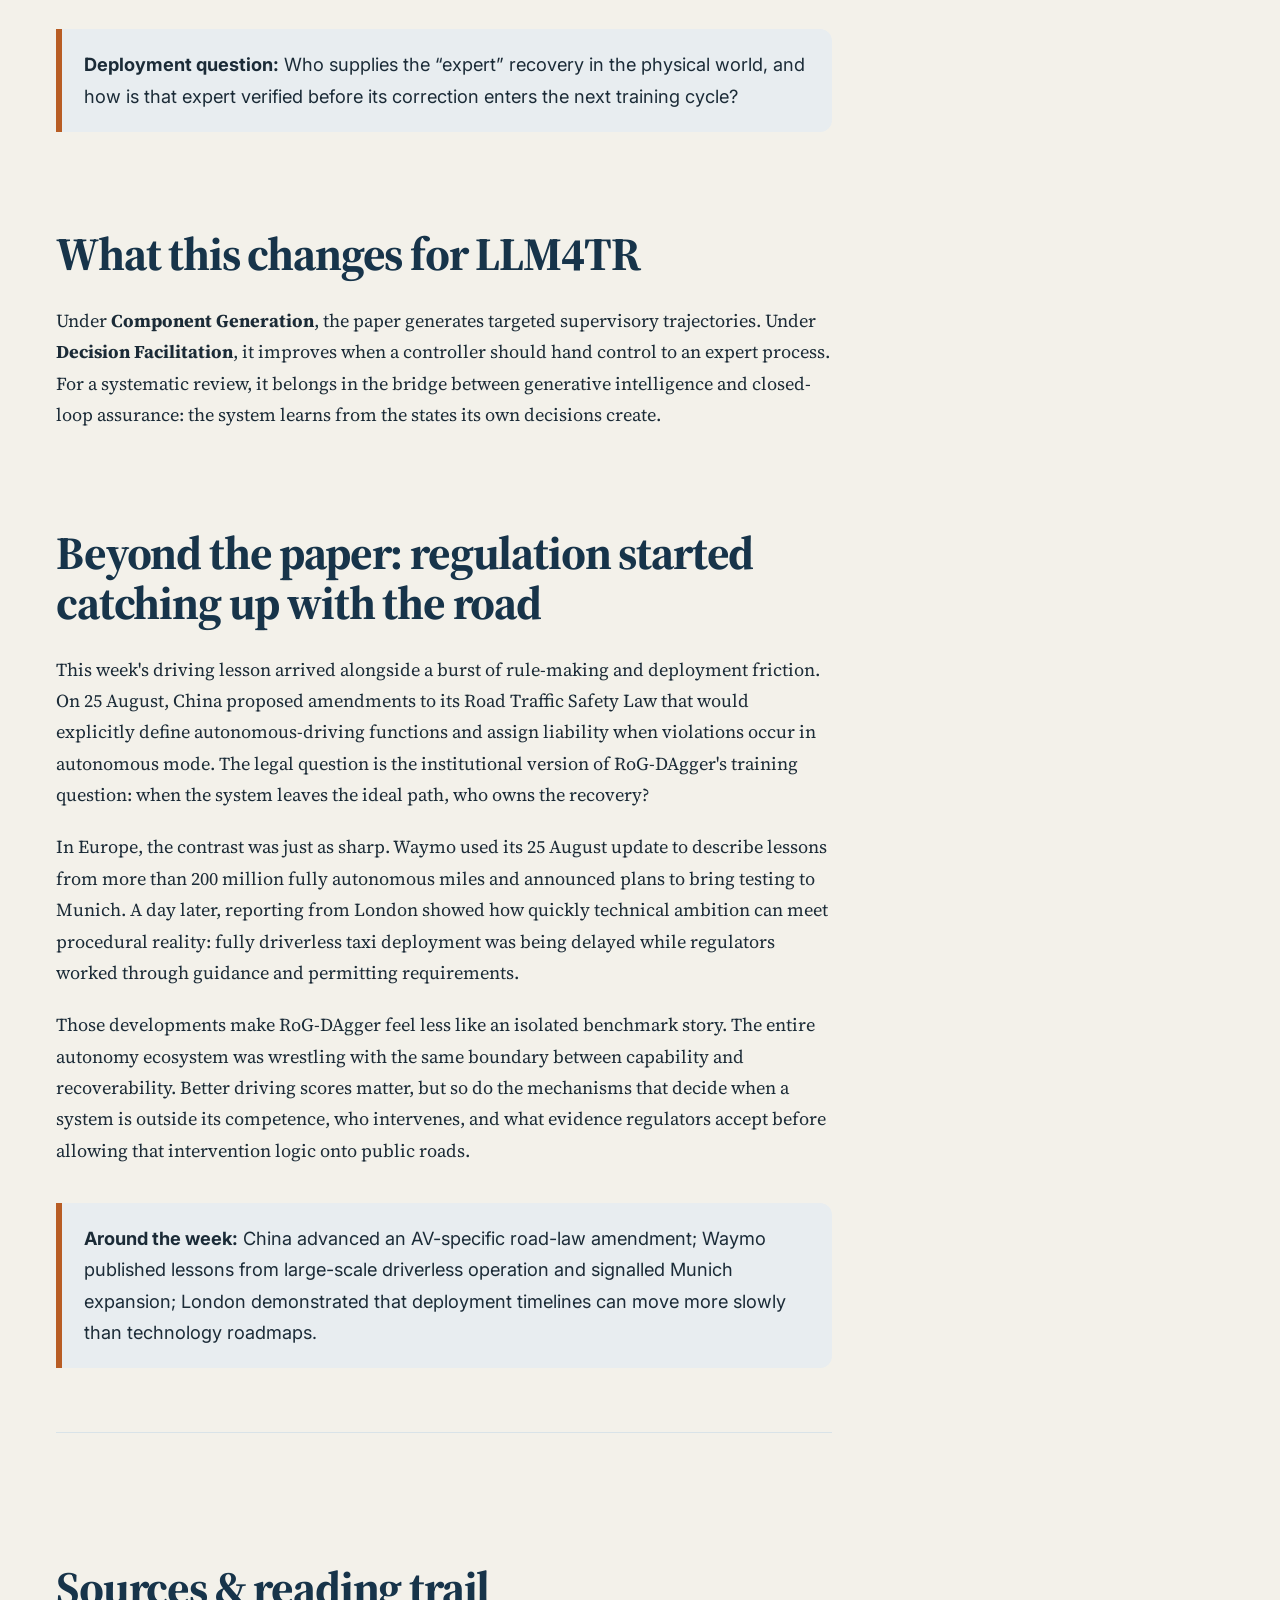
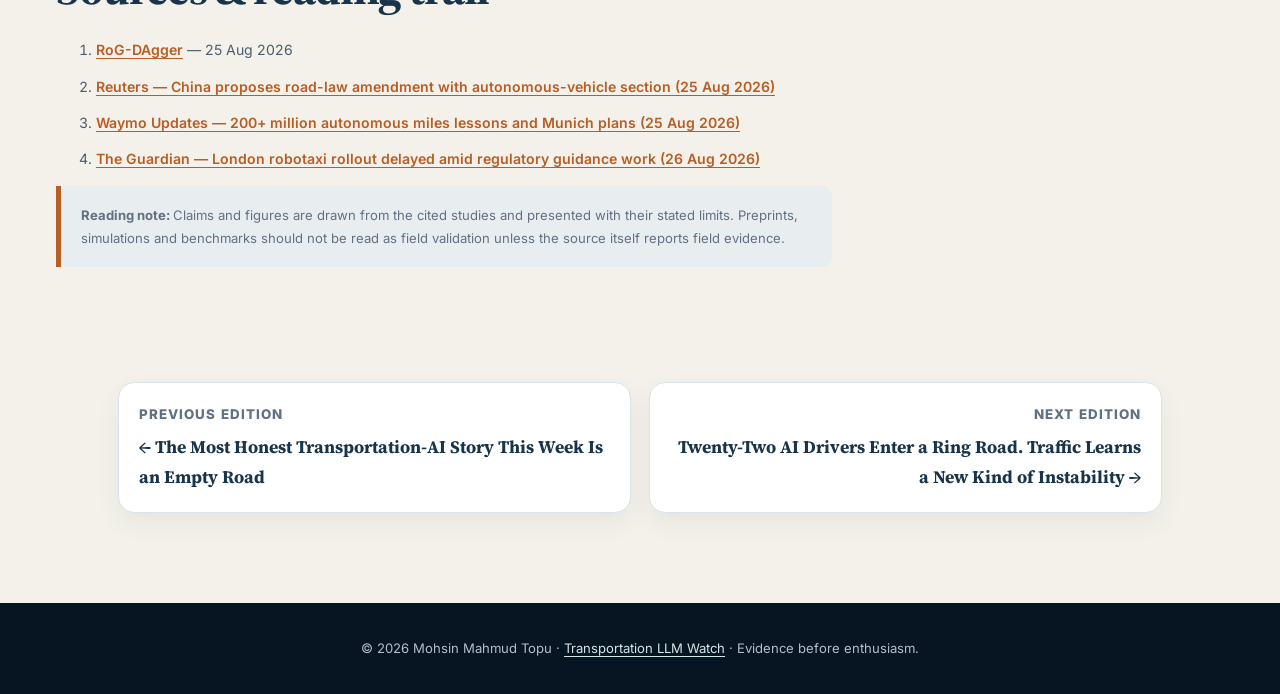
<file: blogs/teach-the-car.html>
<!doctype html>
<html lang="en">
<head>
<meta charset="utf-8"><meta name="viewport" content="width=device-width,initial-scale=1">
<title>Teach the Car Where It Fails, Not Only Where Experts Succeed | Transportation LLM Watch</title>
<meta name="description" content="RoG-DAgger turns an old driving-school truth into a post-training strategy: the dangerous lesson begins after the learner drifts away from the ideal route.">
<link rel="canonical" href="https://mohsin-mahmud.github.io/blogs/teach-the-car.html"><link rel="icon" href="../assets/me1.png" type="image/png">
<link rel="stylesheet" href="blog.css"><link rel="alternate" type="application/rss+xml" title="Transportation LLM Watch" href="feed.xml">
<meta property="og:type" content="article"><meta property="og:title" content="Teach the Car Where It Fails, Not Only Where Experts Succeed"><meta property="og:description" content="RoG-DAgger turns an old driving-school truth into a post-training strategy: the dangerous lesson begins after the learner drifts away from the ideal route."><meta property="og:url" content="https://mohsin-mahmud.github.io/blogs/teach-the-car.html"><meta property="og:image" content="https://mohsin-mahmud.github.io/assets/2026-08-28-the-point-of-no-return-hero.png"><meta name="twitter:card" content="summary_large_image">
<script type="application/ld+json">{"@context": "https://schema.org", "@type": "BlogPosting", "headline": "Teach the Car Where It Fails, Not Only Where Experts Succeed", "description": "RoG-DAgger turns an old driving-school truth into a post-training strategy: the dangerous lesson begins after the learner drifts away from the ideal route.", "datePublished": "2026-08-28", "dateModified": "2026-08-28", "author": {"@type": "Person", "name": "Mohsin Mahmud Topu", "url": "https://mohsin-mahmud.github.io/"}, "publisher": {"@type": "Person", "name": "Mohsin Mahmud Topu", "url": "https://mohsin-mahmud.github.io/"}, "image": "https://mohsin-mahmud.github.io/assets/2026-08-28-the-point-of-no-return-hero.png", "mainEntityOfPage": "https://mohsin-mahmud.github.io/blogs/teach-the-car.html", "isPartOf": {"@type": "Blog", "name": "Transportation LLM Watch", "url": "https://mohsin-mahmud.github.io/blogs/"}}</script>
</head>
<body class="theme-driving">
<a class="skip-link" href="#article">Skip to article</a><div class="reading-progress" aria-hidden="true"><span></span></div>
<nav class="sitebar" aria-label="Primary navigation"><div class="sitebar-inner">
<a class="site-brand" href="../index.html#home">Mohsin Mahmud Topu</a>
<button class="menu-button" type="button" aria-label="Toggle navigation" aria-expanded="false" aria-controls="blog-navigation"><svg width="24" height="24" viewBox="0 0 24 24" fill="none" stroke="currentColor" stroke-width="2"><path d="M4 7h16M4 12h16M4 17h16"/></svg></button>
<div id="blog-navigation" class="site-nav"><a href="../index.html#home">Profile</a><a href="../index.html#research">Research</a><a href="../index.html#publications">Publications</a><a class="active" aria-current="page" href="index.html">Blogs</a></div>
</div></nav>
<header class="blog-hero" style="--hero:url('../assets/2026-08-28-the-point-of-no-return-hero.png')"><div class="hero-inner"><a class="back-link" href="index.html">← All blogs &amp; articles</a><div class="kicker">THE DRIVING-SCHOOL EDITION</div><div class="article-date">Transportation LLM Watch · 28 August 2026 · Coverage: 21–28 August 2026</div><h1>Teach the Car Where It Fails, Not Only Where Experts Succeed</h1><p class="dek">RoG-DAgger turns an old driving-school truth into a post-training strategy: the dangerous lesson begins after the learner drifts away from the ideal route.</p><p class="byline">By Mohsin Mahmud Topu</p></div></header>
<main id="article" class="article-shell"><article class="story"><p class="lead">Picture a driving instructor who demonstrates flawless turns for a month, then disappears during the examination. The student makes one small steering error, enters a situation never shown in class and compounds it. Many end-to-end driving systems are trained in roughly this way: imitate expert-collected journeys, then face their own imperfect states at test time.</p>
<p><a href="https://arxiv.org/abs/2608.24525" rel="noopener noreferrer" target="_blank">RoG-DAgger: Rollout-Guided Post-Training for End-to-End Driving</a>, submitted 25 August, focuses on that mismatch. It lets the learner drive, identifies safety-critical states created by the learner itself, and uses short-horizon kinematic rollouts to search for expert demonstrations that could still prevent failure.</p>
<div class="scoreboard"><div><small>Bench2Drive</small><b>+5.3</b><span>driving-score points</span></div><div><small>Longest6 v2</small><b>22 → 44</b><span>driving score doubled</span></div><div><small>Fail2Drive OOD</small><b>55% → 66%</b><span>success rate</span></div></div>
<h2>The “point of no return” matters</h2>
<p>Traditional takeover can be too early, producing bland demonstrations the learner already understands, or too late, when no feasible maneuver remains. RoG-DAgger uses rollout solvability to estimate the useful intervention boundary. It also restricts the expert to what the student can perceive. Otherwise a privileged teacher may choose an action based on information the deployed model will never possess.</p>
<figure class="article-figure"><img alt="Cartoon comparing memorizing a route with practicing on a changing miniature road." decoding="async" loading="lazy" src="../assets/aug28-cartoon.png"/><figcaption>Original editorial cartoon: memorizing the ideal route is not the same as practising recovery.</figcaption></figure>
<div class="road"><span>Expert dataset</span><i>→</i><span>Learner rollout</span><i>→</i><span>Failure frontier</span><i>→</i><span>Preventive lesson</span></div>
<p>The reported gains are informative because they include long-horizon and out-of-distribution evaluations. Yet they remain benchmark evidence. Simulation can reproduce policy-induced mistakes while still simplifying perception error, road culture, rare weather and hardware degradation. The method improves a specific end-to-end model, SimLingo; it does not establish a universal recipe.</p>
<h2>A broader lesson for language-conditioned driving</h2>
<p>RoG-DAgger is not principally an LLM-agent paper, but it targets exactly the class of end-to-end and language-conditioned driving systems that this watch follows. Its contribution is architectural humility: reasoning ability cannot compensate for a training distribution that never contains the model's own bad states.</p>
<aside><b>Deployment question:</b> Who supplies the “expert” recovery in the physical world, and how is that expert verified before its correction enters the next training cycle?</aside>
<h2>What this changes for LLM4TR</h2>
<p>Under <b>Component Generation</b>, the paper generates targeted supervisory trajectories. Under <b>Decision Facilitation</b>, it improves when a controller should hand control to an expert process. For a systematic review, it belongs in the bridge between generative intelligence and closed-loop assurance: the system learns from the states its own decisions create.</p><h2>Beyond the paper: regulation started catching up with the road</h2>
<p>This week's driving lesson arrived alongside a burst of rule-making and deployment friction. On 25 August, China proposed amendments to its Road Traffic Safety Law that would explicitly define autonomous-driving functions and assign liability when violations occur in autonomous mode. The legal question is the institutional version of RoG-DAgger's training question: when the system leaves the ideal path, who owns the recovery?</p>
<p>In Europe, the contrast was just as sharp. Waymo used its 25 August update to describe lessons from more than 200 million fully autonomous miles and announced plans to bring testing to Munich. A day later, reporting from London showed how quickly technical ambition can meet procedural reality: fully driverless taxi deployment was being delayed while regulators worked through guidance and permitting requirements.</p>
<p>Those developments make RoG-DAgger feel less like an isolated benchmark story. The entire autonomy ecosystem was wrestling with the same boundary between capability and recoverability. Better driving scores matter, but so do the mechanisms that decide when a system is outside its competence, who intervenes, and what evidence regulators accept before allowing that intervention logic onto public roads.</p>
<aside><b>Around the week:</b> China advanced an AV-specific road-law amendment; Waymo published lessons from large-scale driverless operation and signalled Munich expansion; London demonstrated that deployment timelines can move more slowly than technology roadmaps.</aside>
<section class="sources"><h2>Sources &amp; reading trail</h2><ol><li><a href="https://arxiv.org/abs/2608.24525" rel="noopener noreferrer" target="_blank">RoG-DAgger</a> — 25 Aug 2026</li><li><a href="https://www.reuters.com/world/china/china-proposes-road-traffic-law-amendment-with-autonomous-vehicles-section-2026-08-25/" rel="noopener noreferrer" target="_blank">Reuters — China proposes road-law amendment with autonomous-vehicle section (25 Aug 2026)</a></li><li><a href="https://waymo.com/updates/" rel="noopener noreferrer" target="_blank">Waymo Updates — 200+ million autonomous miles lessons and Munich plans (25 Aug 2026)</a></li><li><a href="https://www.theguardian.com/technology/2026/aug/26/london-rollout-robotaxis-delayed-uber-wayve" rel="noopener noreferrer" target="_blank">The Guardian — London robotaxi rollout delayed amid regulatory guidance work (26 Aug 2026)</a></li></ol><p class="note"><strong>Reading note: </strong>Claims and figures are drawn from the cited studies and presented with their stated limits. Preprints, simulations and benchmarks should not be read as field validation unless the source itself reports field evidence.</p></section></article><aside class="side-quote">“A learner trained only on perfect driving has never practised recovering from its own mistake.”<small>Transportation LLM Watch</small></aside></main>
<nav class="article-nav" aria-label="Article navigation"><a class="previous" href="the-empty-road.html"><small>Previous edition</small><strong>← The Most Honest Transportation-AI Story This Week Is an Empty Road</strong></a><a class="next" href="ai-drivers-ring-road.html"><small>Next edition</small><strong>Twenty-Two AI Drivers Enter a Ring Road. Traffic Learns a New Kind of Instability →</strong></a></nav>
<footer class="footer">© 2026 Mohsin Mahmud Topu · <a href="index.html">Transportation LLM Watch</a> · Evidence before enthusiasm.</footer>
<button class="back-to-top" type="button" aria-label="Back to top">↑</button><script src="blog.js"></script>
</body></html>
</file>
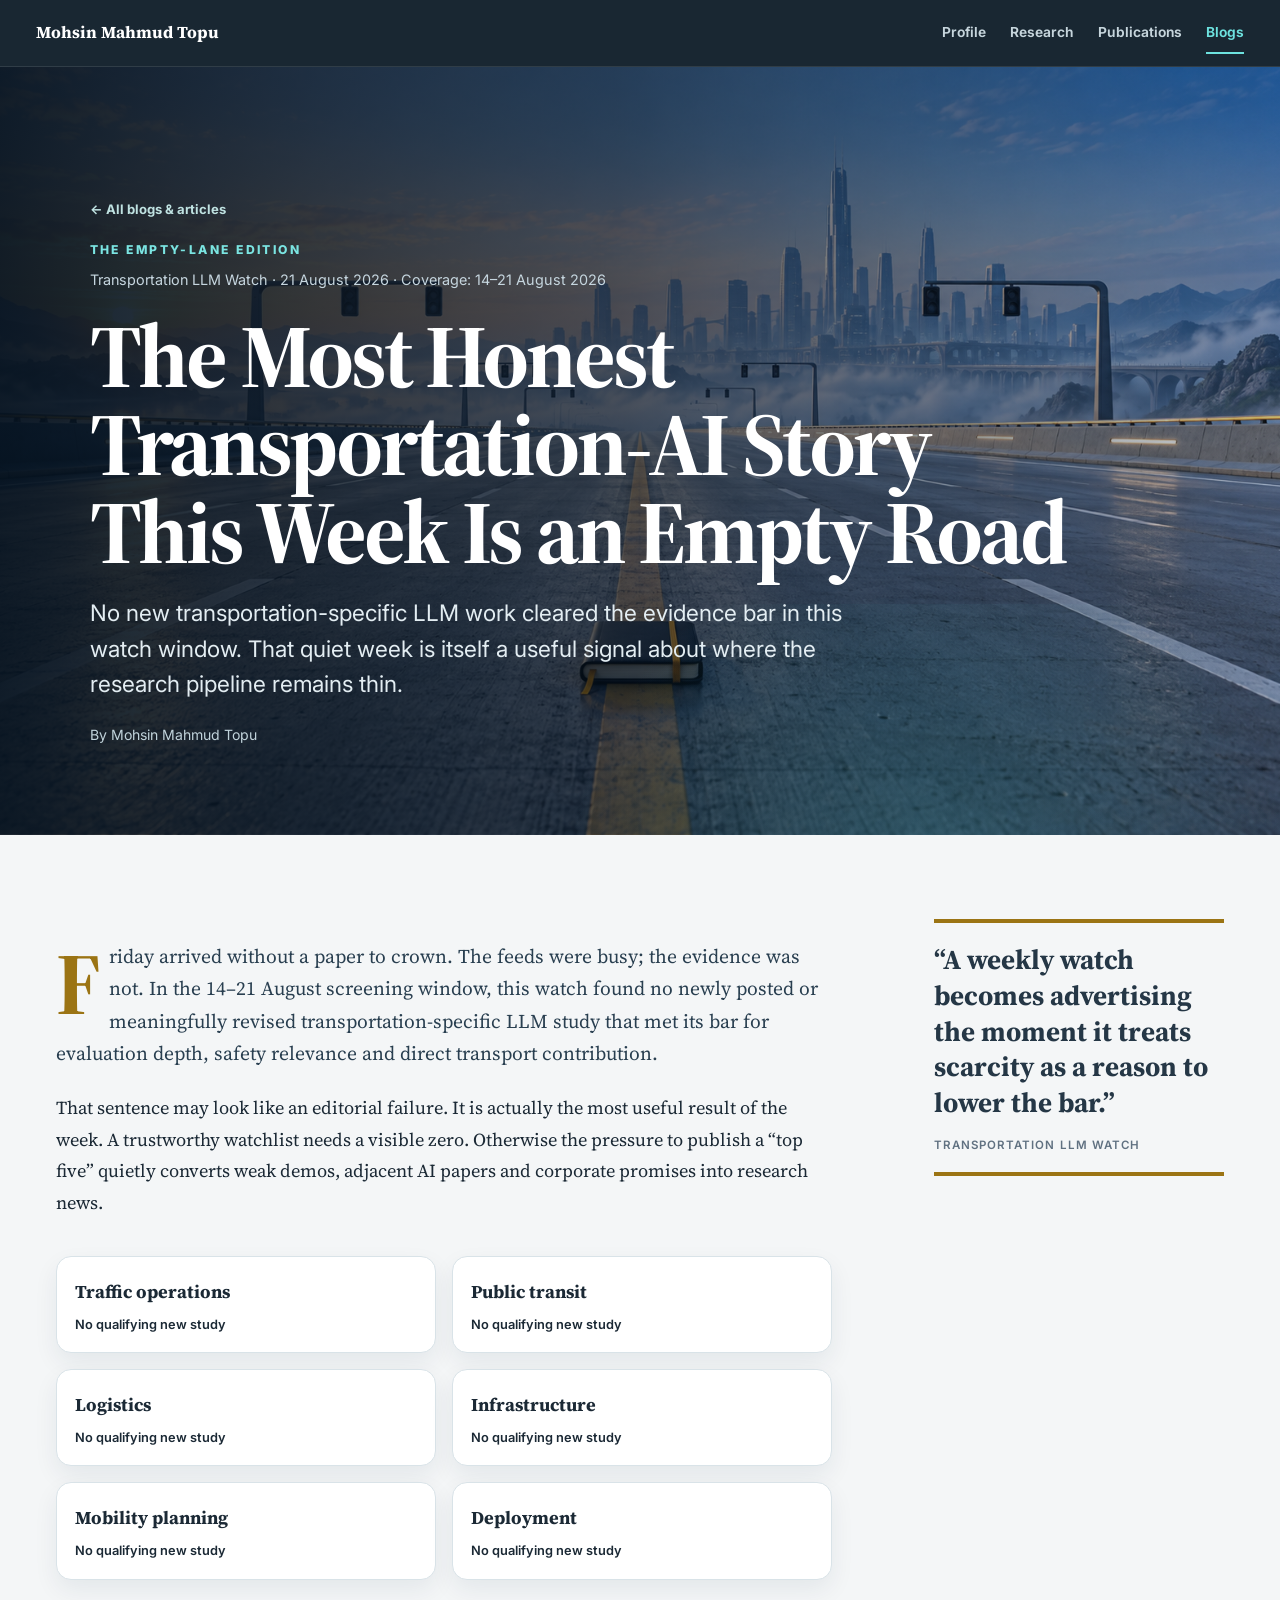
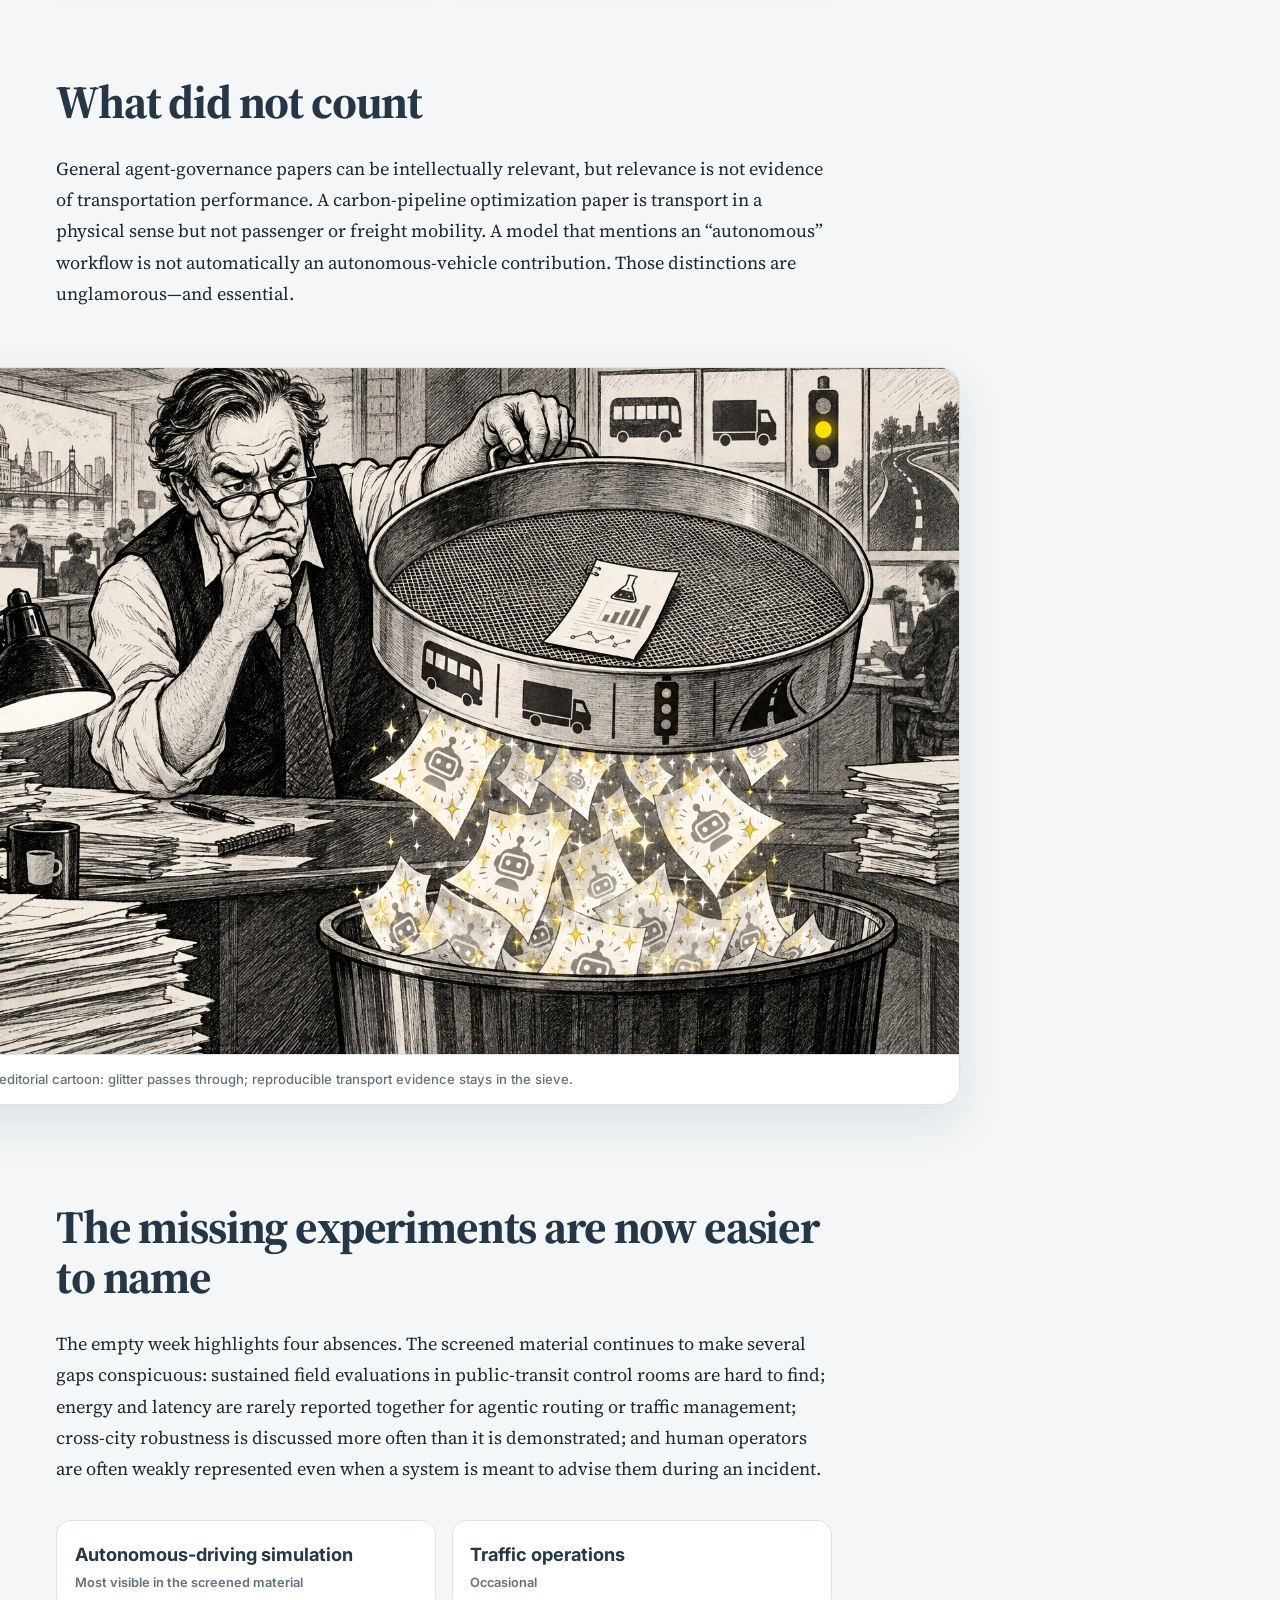
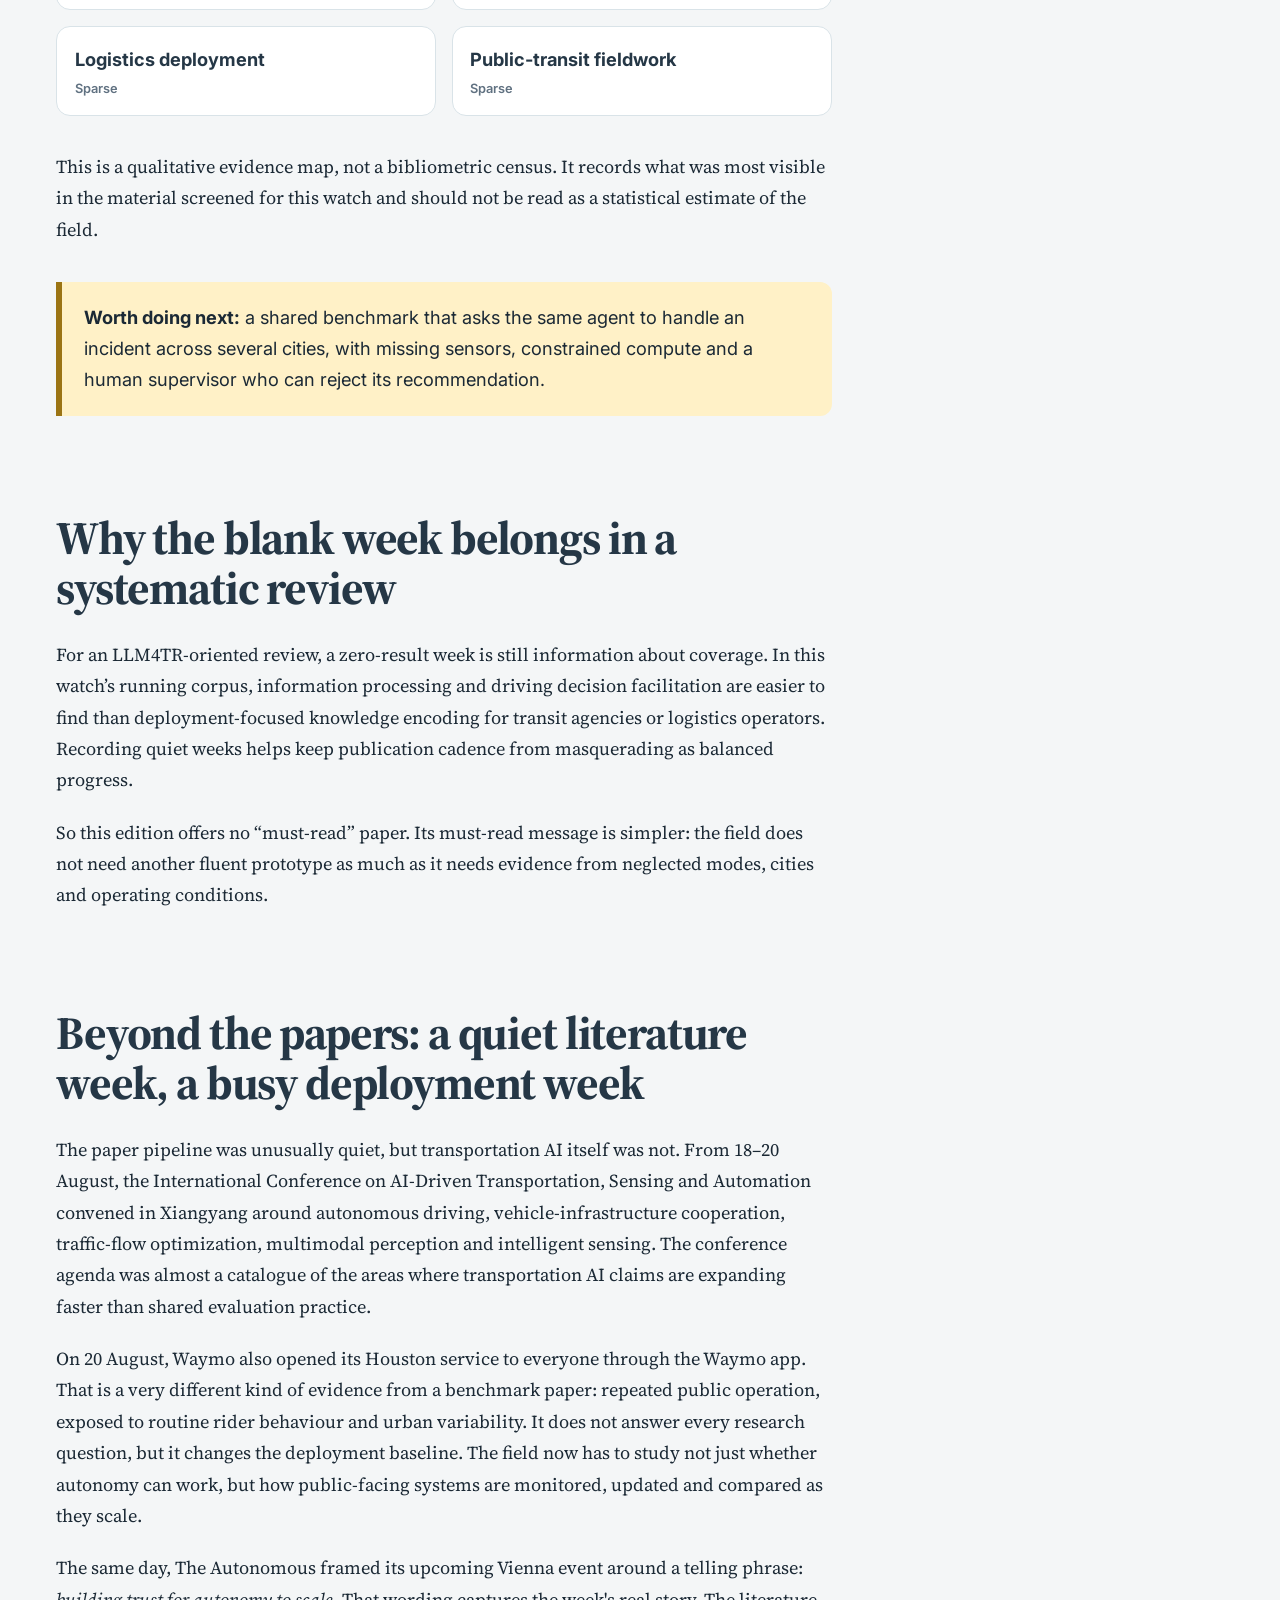
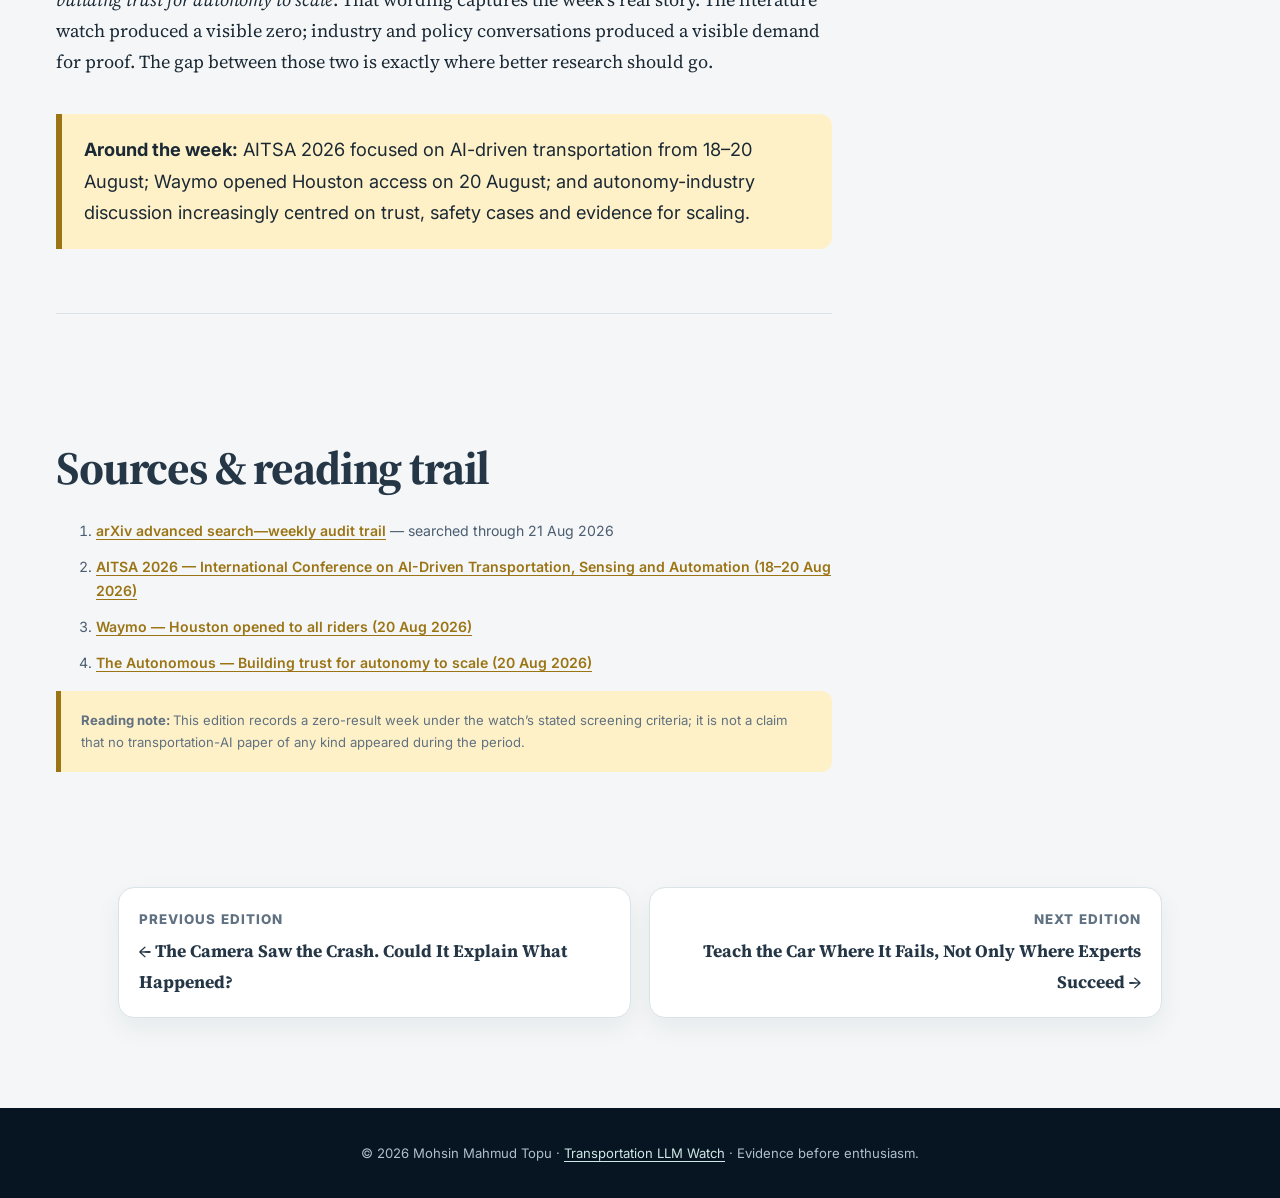
<file: blogs/the-empty-road.html>
<!doctype html>
<html lang="en">
<head>
<meta charset="utf-8"><meta name="viewport" content="width=device-width,initial-scale=1">
<title>The Most Honest Transportation-AI Story This Week Is an Empty Road | Transportation LLM Watch</title>
<meta name="description" content="No new transportation-specific LLM work cleared the evidence bar in this watch window. That quiet week is itself a useful signal about where the research pipeline remains thin.">
<link rel="canonical" href="https://mohsin-mahmud.github.io/blogs/the-empty-road.html"><link rel="icon" href="../assets/me1.png" type="image/png">
<link rel="stylesheet" href="blog.css"><link rel="alternate" type="application/rss+xml" title="Transportation LLM Watch" href="feed.xml">
<meta property="og:type" content="article"><meta property="og:title" content="The Most Honest Transportation-AI Story This Week Is an Empty Road"><meta property="og:description" content="No new transportation-specific LLM work cleared the evidence bar in this watch window. That quiet week is itself a useful signal about where the research pipeline remains thin."><meta property="og:url" content="https://mohsin-mahmud.github.io/blogs/the-empty-road.html"><meta property="og:image" content="https://mohsin-mahmud.github.io/assets/2026-08-21-the-empty-lane-hero.png"><meta name="twitter:card" content="summary_large_image">
<script type="application/ld+json">{"@context": "https://schema.org", "@type": "BlogPosting", "headline": "The Most Honest Transportation-AI Story This Week Is an Empty Road", "description": "No new transportation-specific LLM work cleared the evidence bar in this watch window. That quiet week is itself a useful signal about where the research pipeline remains thin.", "datePublished": "2026-08-21", "dateModified": "2026-08-21", "author": {"@type": "Person", "name": "Mohsin Mahmud Topu", "url": "https://mohsin-mahmud.github.io/"}, "publisher": {"@type": "Person", "name": "Mohsin Mahmud Topu", "url": "https://mohsin-mahmud.github.io/"}, "image": "https://mohsin-mahmud.github.io/assets/2026-08-21-the-empty-lane-hero.png", "mainEntityOfPage": "https://mohsin-mahmud.github.io/blogs/the-empty-road.html", "isPartOf": {"@type": "Blog", "name": "Transportation LLM Watch", "url": "https://mohsin-mahmud.github.io/blogs/"}}</script>
</head>
<body class="theme-empty">
<a class="skip-link" href="#article">Skip to article</a><div class="reading-progress" aria-hidden="true"><span></span></div>
<nav class="sitebar" aria-label="Primary navigation"><div class="sitebar-inner">
<a class="site-brand" href="../index.html#home">Mohsin Mahmud Topu</a>
<button class="menu-button" type="button" aria-label="Toggle navigation" aria-expanded="false" aria-controls="blog-navigation"><svg width="24" height="24" viewBox="0 0 24 24" fill="none" stroke="currentColor" stroke-width="2"><path d="M4 7h16M4 12h16M4 17h16"/></svg></button>
<div id="blog-navigation" class="site-nav"><a href="../index.html#home">Profile</a><a href="../index.html#research">Research</a><a href="../index.html#publications">Publications</a><a class="active" aria-current="page" href="index.html">Blogs</a></div>
</div></nav>
<header class="blog-hero" style="--hero:url('../assets/2026-08-21-the-empty-lane-hero.png')"><div class="hero-inner"><a class="back-link" href="index.html">← All blogs &amp; articles</a><div class="kicker">THE EMPTY-LANE EDITION</div><div class="article-date">Transportation LLM Watch · 21 August 2026 · Coverage: 14–21 August 2026</div><h1>The Most Honest Transportation-AI Story This Week Is an Empty Road</h1><p class="dek">No new transportation-specific LLM work cleared the evidence bar in this watch window. That quiet week is itself a useful signal about where the research pipeline remains thin.</p><p class="byline">By Mohsin Mahmud Topu</p></div></header>
<main id="article" class="article-shell"><article class="story"><p class="lead">Friday arrived without a paper to crown. The feeds were busy; the evidence was not. In the 14–21 August screening window, this watch found no newly posted or meaningfully revised transportation-specific LLM study that met its bar for evaluation depth, safety relevance and direct transport contribution.</p>
<p>That sentence may look like an editorial failure. It is actually the most useful result of the week. A trustworthy watchlist needs a visible zero. Otherwise the pressure to publish a “top five” quietly converts weak demos, adjacent AI papers and corporate promises into research news.</p>
<div class="gapgrid"><div><b>Traffic operations</b><span>No qualifying new study</span></div><div><b>Public transit</b><span>No qualifying new study</span></div><div><b>Logistics</b><span>No qualifying new study</span></div><div><b>Infrastructure</b><span>No qualifying new study</span></div><div><b>Mobility planning</b><span>No qualifying new study</span></div><div><b>Deployment</b><span>No qualifying new study</span></div></div>
<h2>What did not count</h2>
<p>General agent-governance papers can be intellectually relevant, but relevance is not evidence of transportation performance. A carbon-pipeline optimization paper is transport in a physical sense but not passenger or freight mobility. A model that mentions an “autonomous” workflow is not automatically an autonomous-vehicle contribution. Those distinctions are unglamorous—and essential.</p>
<figure class="article-figure"><img alt="Editorial cartoon of an editor sifting glittery AI claims to find one rigorous experiment." decoding="async" loading="lazy" src="../assets/aug21-cartoon.png"/><figcaption>Original editorial cartoon: glitter passes through; reproducible transport evidence stays in the sieve.</figcaption></figure>
<h2>The missing experiments are now easier to name</h2>
<p>The empty week highlights four absences. The screened material continues to make several gaps conspicuous: sustained field evaluations in public-transit control rooms are hard to find; energy and latency are rarely reported together for agentic routing or traffic management; cross-city robustness is discussed more often than it is demonstrated; and human operators are often weakly represented even when a system is meant to advise them during an incident.</p>
<div aria-label="Qualitative evidence coverage observed in this watch" class="evidence-lanes"><div><b>Autonomous-driving simulation</b><span>Most visible in the screened material</span></div><div><b>Traffic operations</b><span>Occasional</span></div><div><b>Logistics deployment</b><span>Sparse</span></div><div><b>Public-transit fieldwork</b><span>Sparse</span></div></div>
<p>This is a qualitative evidence map, not a bibliometric census. It records what was most visible in the material screened for this watch and should not be read as a statistical estimate of the field.</p>
<aside><b>Worth doing next:</b> a shared benchmark that asks the same agent to handle an incident across several cities, with missing sensors, constrained compute and a human supervisor who can reject its recommendation.</aside>
<h2>Why the blank week belongs in a systematic review</h2>
<p>For an LLM4TR-oriented review, a zero-result week is still information about coverage. In this watch’s running corpus, information processing and driving decision facilitation are easier to find than deployment-focused knowledge encoding for transit agencies or logistics operators. Recording quiet weeks helps keep publication cadence from masquerading as balanced progress.</p>
<p>So this edition offers no “must-read” paper. Its must-read message is simpler: the field does not need another fluent prototype as much as it needs evidence from neglected modes, cities and operating conditions.</p><h2>Beyond the papers: a quiet literature week, a busy deployment week</h2>
<p>The paper pipeline was unusually quiet, but transportation AI itself was not. From 18–20 August, the International Conference on AI-Driven Transportation, Sensing and Automation convened in Xiangyang around autonomous driving, vehicle-infrastructure cooperation, traffic-flow optimization, multimodal perception and intelligent sensing. The conference agenda was almost a catalogue of the areas where transportation AI claims are expanding faster than shared evaluation practice.</p>
<p>On 20 August, Waymo also opened its Houston service to everyone through the Waymo app. That is a very different kind of evidence from a benchmark paper: repeated public operation, exposed to routine rider behaviour and urban variability. It does not answer every research question, but it changes the deployment baseline. The field now has to study not just whether autonomy can work, but how public-facing systems are monitored, updated and compared as they scale.</p>
<p>The same day, The Autonomous framed its upcoming Vienna event around a telling phrase: <em>building trust for autonomy to scale</em>. That wording captures the week's real story. The literature watch produced a visible zero; industry and policy conversations produced a visible demand for proof. The gap between those two is exactly where better research should go.</p>
<aside><b>Around the week:</b> AITSA 2026 focused on AI-driven transportation from 18–20 August; Waymo opened Houston access on 20 August; and autonomy-industry discussion increasingly centred on trust, safety cases and evidence for scaling.</aside>
<section class="sources"><h2>Sources &amp; reading trail</h2><ol><li><a href="https://arxiv.org/search/advanced" rel="noopener noreferrer" target="_blank">arXiv advanced search—weekly audit trail</a> — searched through 21 Aug 2026</li><li><a href="https://www.icaitsa.org/" rel="noopener noreferrer" target="_blank">AITSA 2026 — International Conference on AI-Driven Transportation, Sensing and Automation (18–20 Aug 2026)</a></li><li><a href="https://support.google.com/waymo/announcements/12766613?hl=en" rel="noopener noreferrer" target="_blank">Waymo — Houston opened to all riders (20 Aug 2026)</a></li><li><a href="https://www.the-autonomous.com/news/building-trust-for-autonomy-to-scale-takes-center-stage-in-vienna-at-the-autonomous-main-event-2026/" rel="noopener noreferrer" target="_blank">The Autonomous — Building trust for autonomy to scale (20 Aug 2026)</a></li></ol><p class="note"><strong>Reading note: </strong>This edition records a zero-result week under the watch’s stated screening criteria; it is not a claim that no transportation-AI paper of any kind appeared during the period.</p></section></article><aside class="side-quote">“A weekly watch becomes advertising the moment it treats scarcity as a reason to lower the bar.”<small>Transportation LLM Watch</small></aside></main>
<nav class="article-nav" aria-label="Article navigation"><a class="previous" href="after-the-crash.html"><small>Previous edition</small><strong>← The Camera Saw the Crash. Could It Explain What Happened?</strong></a><a class="next" href="teach-the-car.html"><small>Next edition</small><strong>Teach the Car Where It Fails, Not Only Where Experts Succeed →</strong></a></nav>
<footer class="footer">© 2026 Mohsin Mahmud Topu · <a href="index.html">Transportation LLM Watch</a> · Evidence before enthusiasm.</footer>
<button class="back-to-top" type="button" aria-label="Back to top">↑</button><script src="blog.js"></script>
</body></html>
</file>
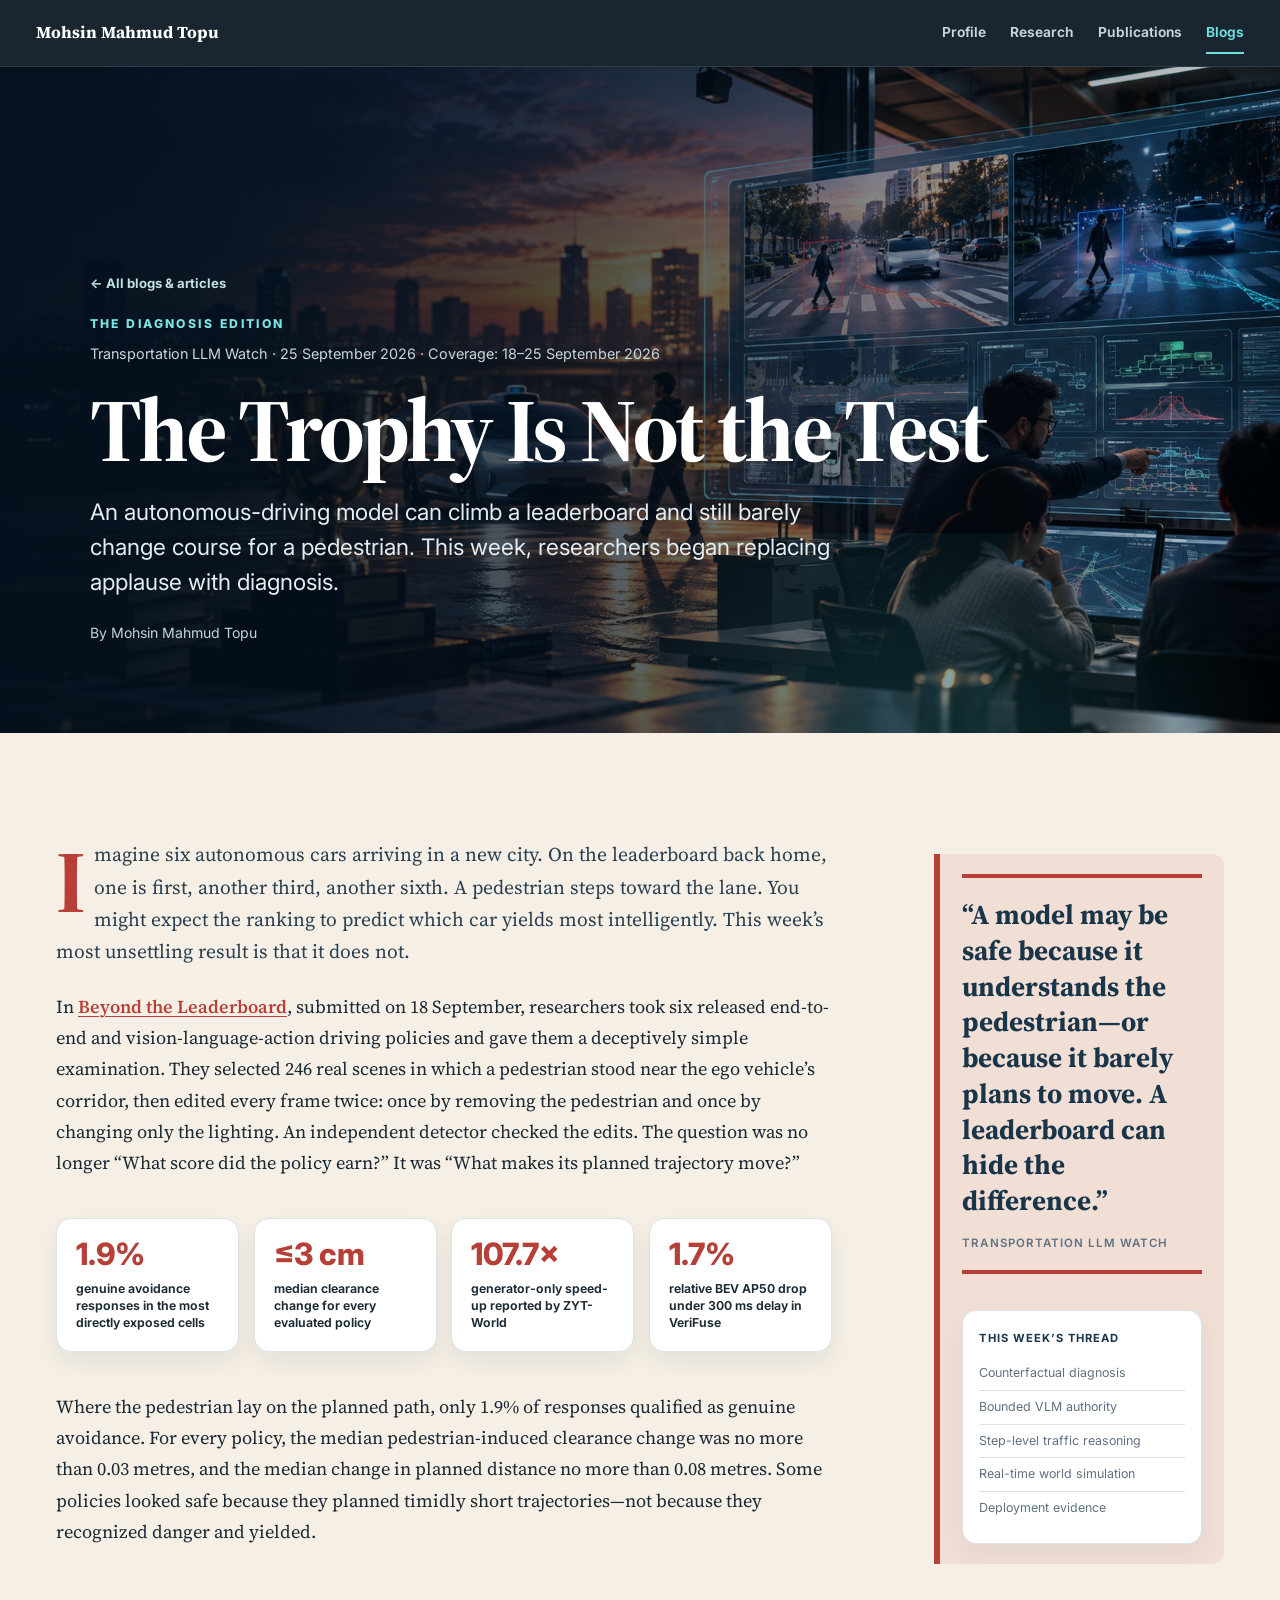
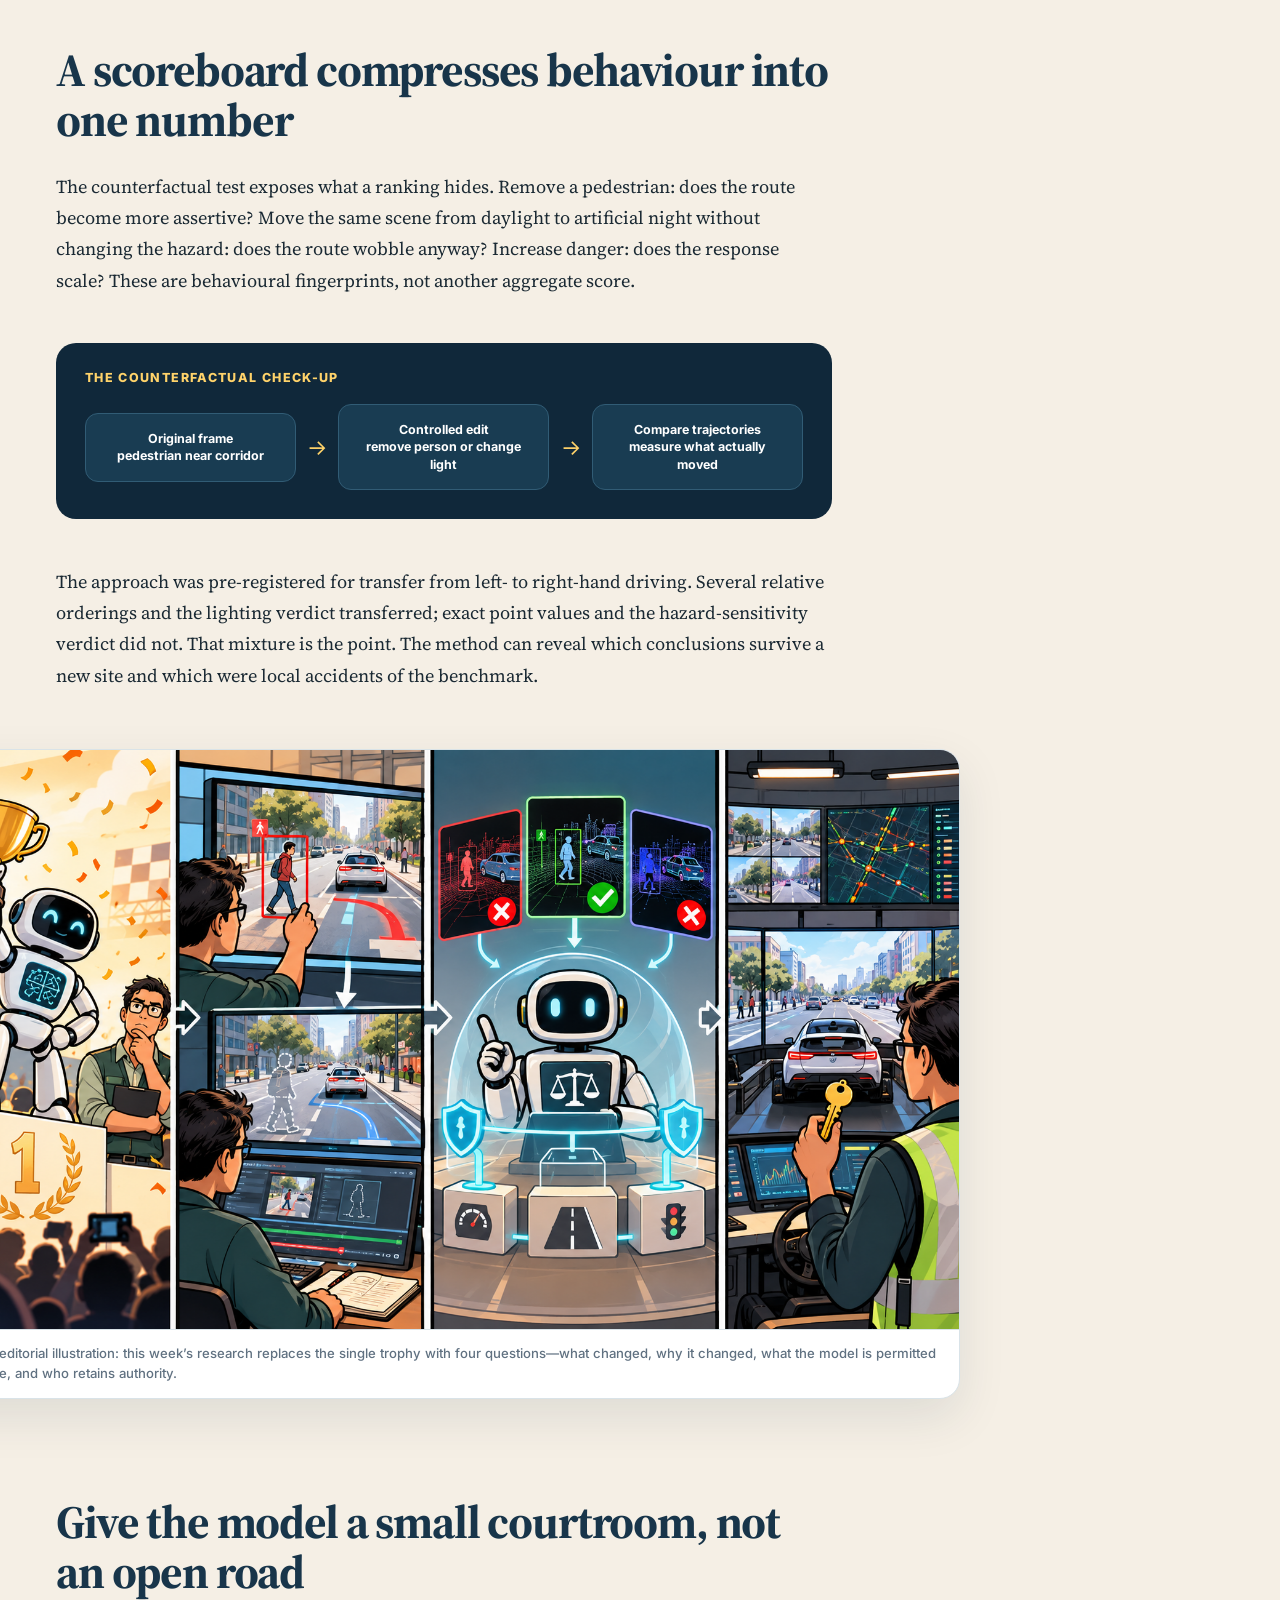
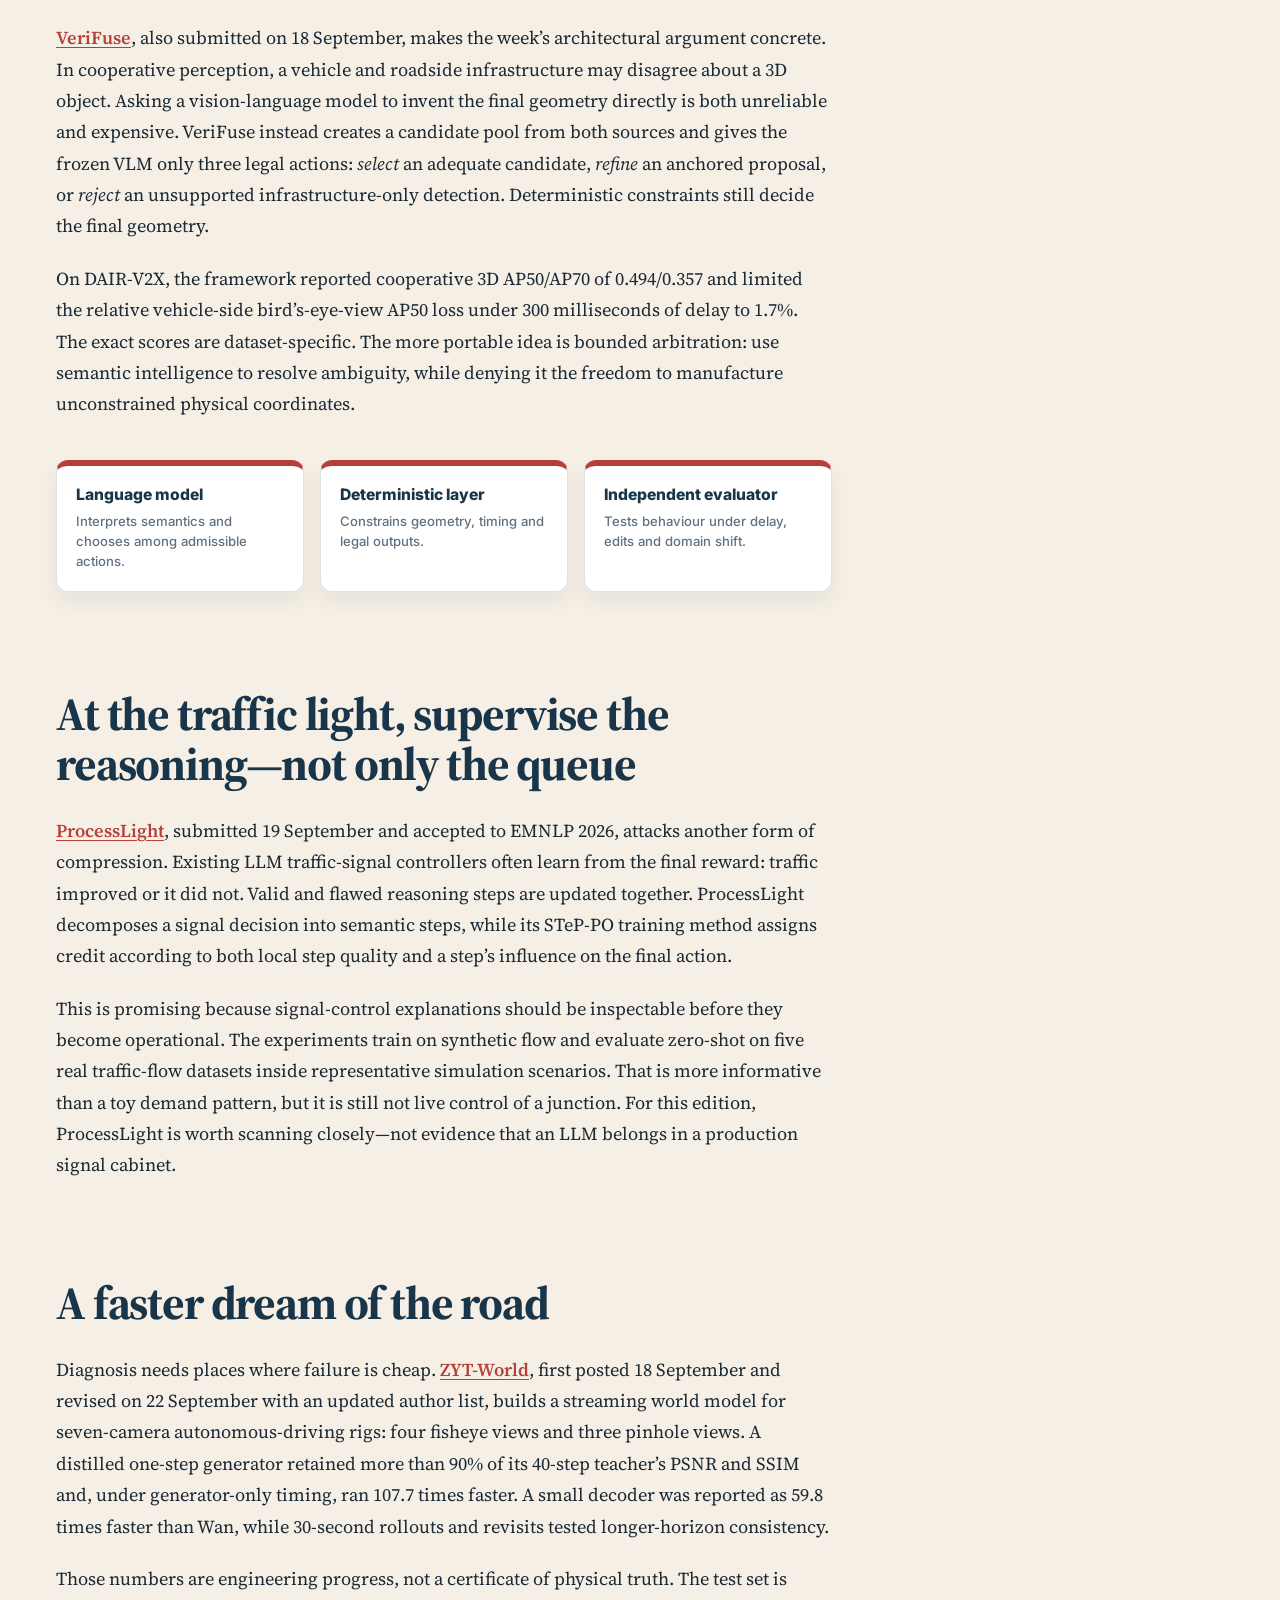
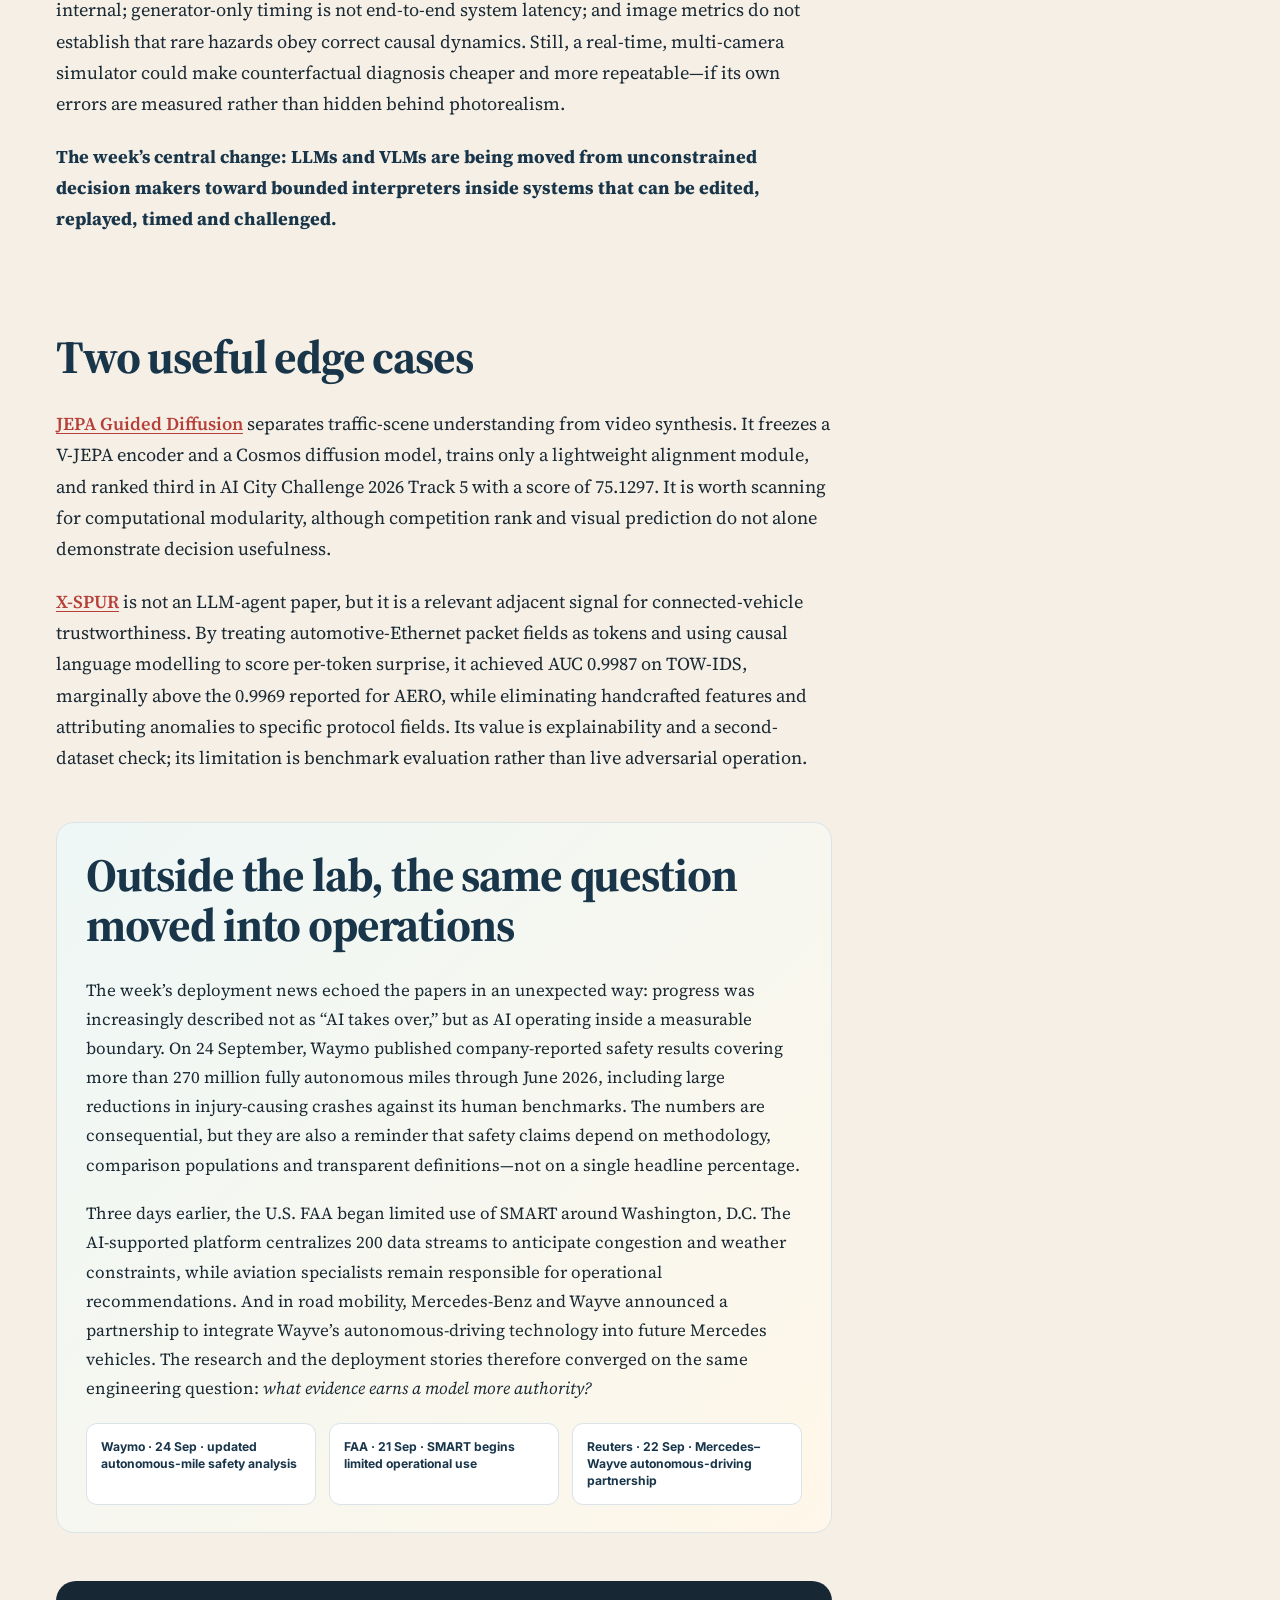
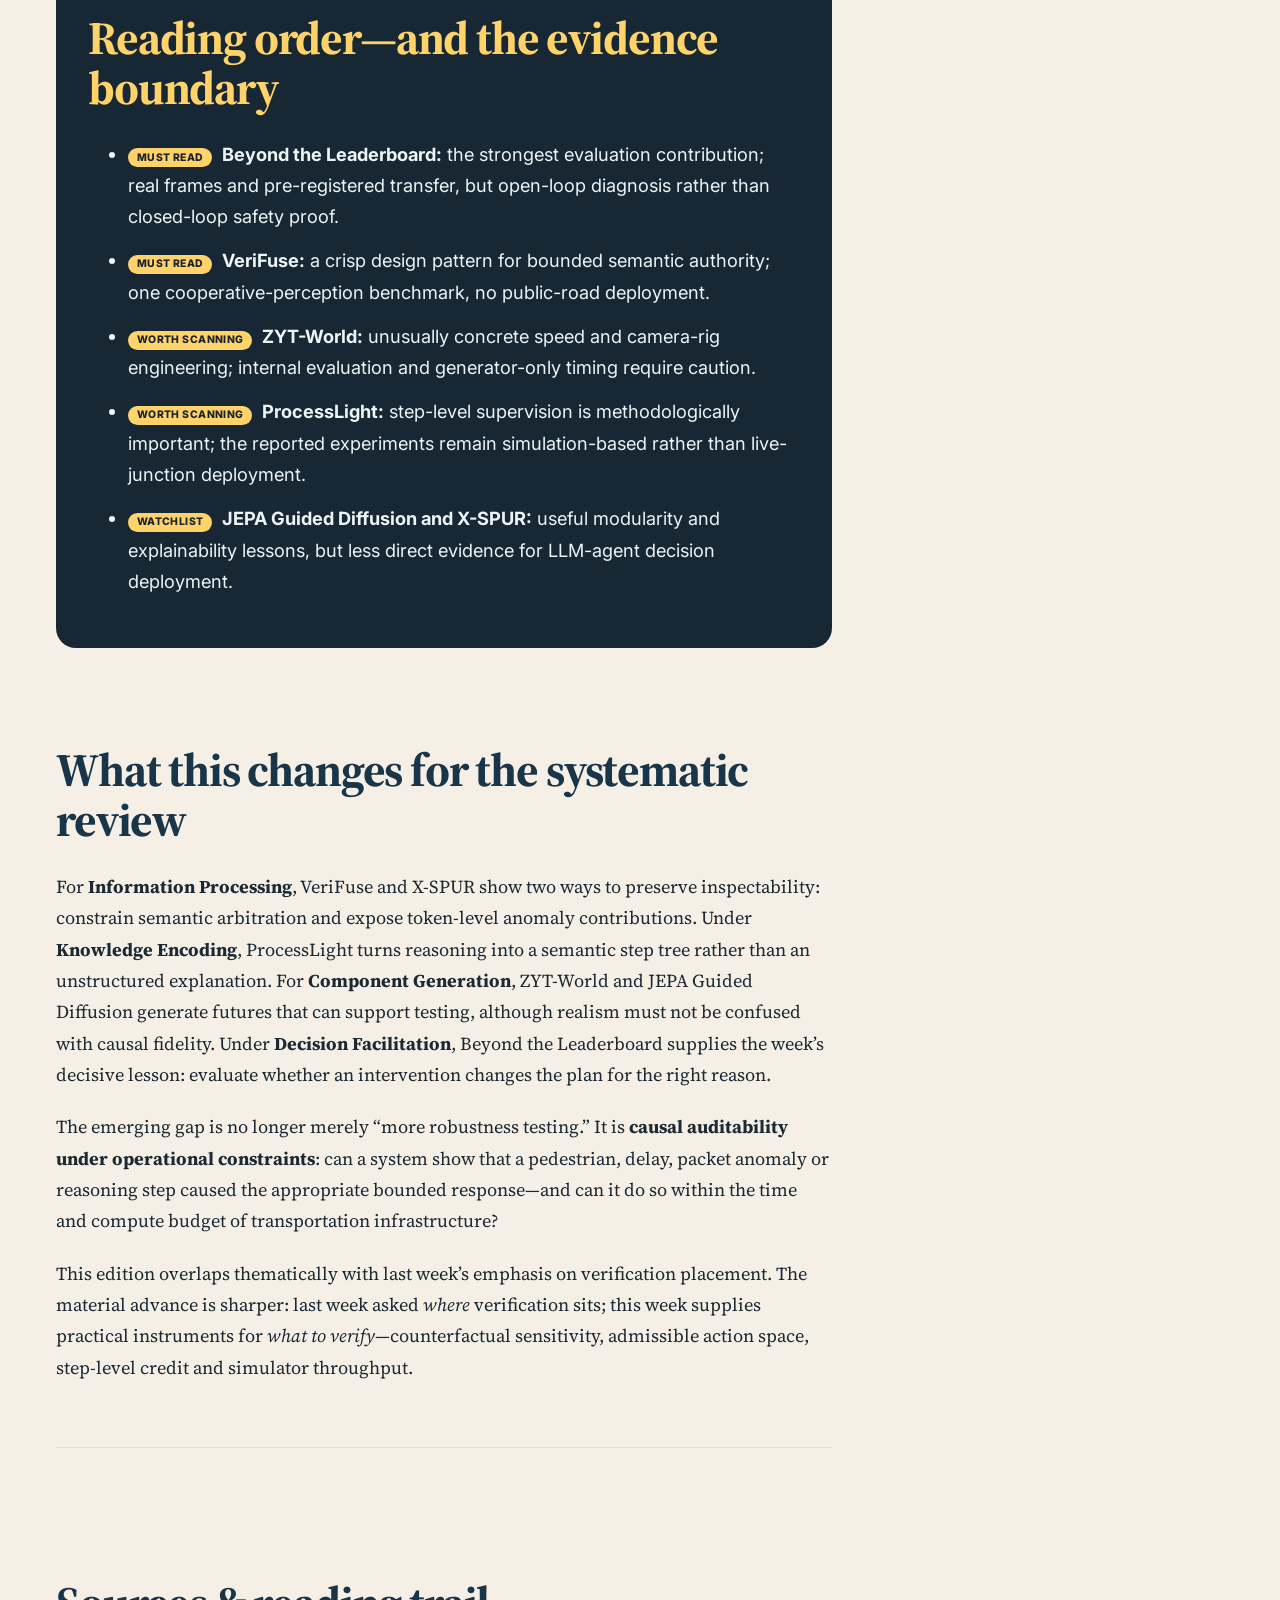
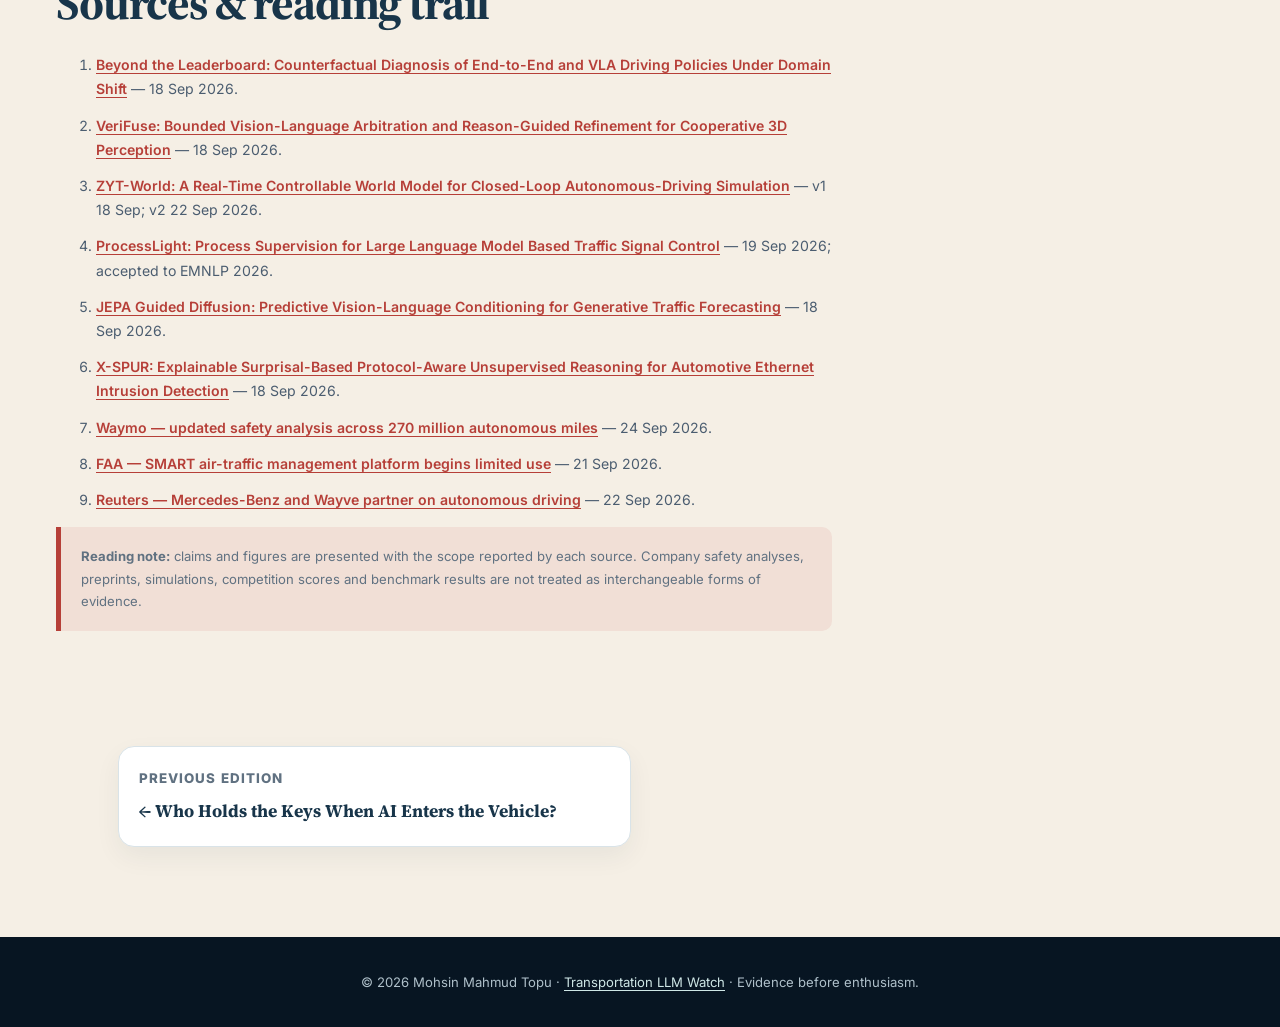
<file: blogs/the-trophy-is-not-the-test.html>
<!doctype html>
<html lang="en">
<head>
<meta charset="utf-8"><meta name="viewport" content="width=device-width,initial-scale=1">
<title>The Trophy Is Not the Test | Transportation LLM Watch</title>
<meta name="description" content="Why this week&#x27;s transportation-AI research moved beyond leaderboard scores toward counterfactual diagnosis, bounded model authority, inspectable traffic reasoning and faster closed-loop simulation.">
<link rel="canonical" href="https://mohsin-mahmud.github.io/blogs/the-trophy-is-not-the-test.html"><link rel="icon" href="../assets/me1.png" type="image/png">
<link rel="stylesheet" href="blog.css"><link rel="alternate" type="application/rss+xml" title="Transportation LLM Watch" href="feed.xml">
<meta property="og:type" content="article"><meta property="og:title" content="The Trophy Is Not the Test"><meta property="og:description" content="Transportation AI can win a benchmark and still fail to yield to a pedestrian. This week's strongest studies ask how we would know."><meta property="og:url" content="https://mohsin-mahmud.github.io/blogs/the-trophy-is-not-the-test.html"><meta property="og:image" content="https://mohsin-mahmud.github.io/assets/trophy-is-not-the-test-hero.png"><meta property="article:published_time" content="2026-09-25"><meta name="twitter:card" content="summary_large_image"><meta name="twitter:title" content="The Trophy Is Not the Test"><meta name="twitter:description" content="Transportation AI can win a benchmark and still fail to yield to a pedestrian. This week's strongest studies ask how we would know."><meta name="twitter:image" content="https://mohsin-mahmud.github.io/assets/trophy-is-not-the-test-hero.png">
<script type="application/ld+json">{"@context": "https://schema.org", "@type": "BlogPosting", "headline": "The Trophy Is Not the Test", "description": "Why this week's transportation-AI research moved beyond leaderboard scores toward counterfactual diagnosis, bounded model authority, inspectable traffic reasoning and faster closed-loop simulation.", "datePublished": "2026-09-25", "dateModified": "2026-09-25", "author": {"@type": "Person", "name": "Mohsin Mahmud Topu", "url": "https://mohsin-mahmud.github.io/"}, "publisher": {"@type": "Person", "name": "Mohsin Mahmud Topu", "url": "https://mohsin-mahmud.github.io/"}, "image": "https://mohsin-mahmud.github.io/assets/trophy-is-not-the-test-hero.png", "mainEntityOfPage": "https://mohsin-mahmud.github.io/blogs/the-trophy-is-not-the-test.html", "isPartOf": {"@type": "Blog", "name": "Transportation LLM Watch", "url": "https://mohsin-mahmud.github.io/blogs/"}}</script>
</head>
<body class="theme-diagnosis">
<a class="skip-link" href="#article">Skip to article</a><div class="reading-progress" aria-hidden="true"><span></span></div>
<nav class="sitebar" aria-label="Primary navigation"><div class="sitebar-inner">
<a class="site-brand" href="../index.html#home">Mohsin Mahmud Topu</a>
<button class="menu-button" type="button" aria-label="Toggle navigation" aria-expanded="false" aria-controls="blog-navigation"><svg width="24" height="24" viewBox="0 0 24 24" fill="none" stroke="currentColor" stroke-width="2"><path d="M4 7h16M4 12h16M4 17h16"/></svg></button>
<div id="blog-navigation" class="site-nav"><a href="../index.html#home">Profile</a><a href="../index.html#research">Research</a><a href="../index.html#publications">Publications</a><a class="active" aria-current="page" href="index.html">Blogs</a></div>
</div></nav>
<header class="blog-hero" style="--hero:url('../assets/trophy-is-not-the-test-hero.png')"><div class="hero-inner"><a class="back-link" href="index.html">← All blogs &amp; articles</a><div class="kicker">THE DIAGNOSIS EDITION</div><div class="article-date">Transportation LLM Watch · 25 September 2026 · Coverage: 18–25 September 2026</div><h1>The Trophy Is Not the Test</h1><p class="dek">An autonomous-driving model can climb a leaderboard and still barely change course for a pedestrian. This week, researchers began replacing applause with diagnosis.</p><p class="byline">By Mohsin Mahmud Topu</p></div></header>
<main id="article" class="article-shell"><article class="story">
<p class="lead">Imagine six autonomous cars arriving in a new city. On the leaderboard back home, one is first, another third, another sixth. A pedestrian steps toward the lane. You might expect the ranking to predict which car yields most intelligently. This week’s most unsettling result is that it does not.</p>
<p>In <a href="https://arxiv.org/abs/2609.22582" rel="noopener noreferrer" target="_blank">Beyond the Leaderboard</a>, submitted on 18 September, researchers took six released end-to-end and vision-language-action driving policies and gave them a deceptively simple examination. They selected 246 real scenes in which a pedestrian stood near the ego vehicle’s corridor, then edited every frame twice: once by removing the pedestrian and once by changing only the lighting. An independent detector checked the edits. The question was no longer “What score did the policy earn?” It was “What makes its planned trajectory move?”</p>
<div class="metric-grid" aria-label="Key findings from the week's research"><div class="metric"><b>1.9%</b><span>genuine avoidance responses in the most directly exposed cells</span></div><div class="metric"><b>≤3 cm</b><span>median clearance change for every evaluated policy</span></div><div class="metric"><b>107.7×</b><span>generator-only speed-up reported by ZYT-World</span></div><div class="metric"><b>1.7%</b><span>relative BEV AP50 drop under 300 ms delay in VeriFuse</span></div></div>
<p>Where the pedestrian lay on the planned path, only 1.9% of responses qualified as genuine avoidance. For every policy, the median pedestrian-induced clearance change was no more than 0.03 metres, and the median change in planned distance no more than 0.08 metres. Some policies looked safe because they planned timidly short trajectories—not because they recognized danger and yielded.</p>
<h2>A scoreboard compresses behaviour into one number</h2>
<p>The counterfactual test exposes what a ranking hides. Remove a pedestrian: does the route become more assertive? Move the same scene from daylight to artificial night without changing the hazard: does the route wobble anyway? Increase danger: does the response scale? These are behavioural fingerprints, not another aggregate score.</p>
<section class="counterfactual" aria-label="Counterfactual diagnostic workflow"><h3>The counterfactual check-up</h3><div class="flow"><div>Original frame<br>pedestrian near corridor</div><i>→</i><div>Controlled edit<br>remove person or change light</div><i>→</i><div>Compare trajectories<br>measure what actually moved</div></div></section>
<p>The approach was pre-registered for transfer from left- to right-hand driving. Several relative orderings and the lighting verdict transferred; exact point values and the hazard-sensitivity verdict did not. That mixture is the point. The method can reveal which conclusions survive a new site and which were local accidents of the benchmark.</p>
<figure class="article-figure"><img src="../assets/diagnosis-edition-cartoon.png" alt="Four-panel editorial illustration moving from a trophy-winning AI system to counterfactual testing, bounded arbitration and human safety authority." loading="lazy" decoding="async"><figcaption>Original editorial illustration: this week’s research replaces the single trophy with four questions—what changed, why it changed, what the model is permitted to decide, and who retains authority.</figcaption></figure>
<h2>Give the model a small courtroom, not an open road</h2>
<p><a href="https://arxiv.org/abs/2609.21323" rel="noopener noreferrer" target="_blank">VeriFuse</a>, also submitted on 18 September, makes the week’s architectural argument concrete. In cooperative perception, a vehicle and roadside infrastructure may disagree about a 3D object. Asking a vision-language model to invent the final geometry directly is both unreliable and expensive. VeriFuse instead creates a candidate pool from both sources and gives the frozen VLM only three legal actions: <em>select</em> an adequate candidate, <em>refine</em> an anchored proposal, or <em>reject</em> an unsupported infrastructure-only detection. Deterministic constraints still decide the final geometry.</p>
<p>On DAIR-V2X, the framework reported cooperative 3D AP50/AP70 of 0.494/0.357 and limited the relative vehicle-side bird’s-eye-view AP50 loss under 300 milliseconds of delay to 1.7%. The exact scores are dataset-specific. The more portable idea is bounded arbitration: use semantic intelligence to resolve ambiguity, while denying it the freedom to manufacture unconstrained physical coordinates.</p>
<div class="authority-grid"><div><b>Language model</b><span>Interprets semantics and chooses among admissible actions.</span></div><div><b>Deterministic layer</b><span>Constrains geometry, timing and legal outputs.</span></div><div><b>Independent evaluator</b><span>Tests behaviour under delay, edits and domain shift.</span></div></div>
<h2>At the traffic light, supervise the reasoning—not only the queue</h2>
<p><a href="https://arxiv.org/abs/2609.22746" rel="noopener noreferrer" target="_blank">ProcessLight</a>, submitted 19 September and accepted to EMNLP 2026, attacks another form of compression. Existing LLM traffic-signal controllers often learn from the final reward: traffic improved or it did not. Valid and flawed reasoning steps are updated together. ProcessLight decomposes a signal decision into semantic steps, while its STeP-PO training method assigns credit according to both local step quality and a step’s influence on the final action.</p>
<p>This is promising because signal-control explanations should be inspectable before they become operational. The experiments train on synthetic flow and evaluate zero-shot on five real traffic-flow datasets inside representative simulation scenarios. That is more informative than a toy demand pattern, but it is still not live control of a junction. For this edition, ProcessLight is worth scanning closely—not evidence that an LLM belongs in a production signal cabinet.</p>
<h2>A faster dream of the road</h2>
<p>Diagnosis needs places where failure is cheap. <a href="https://arxiv.org/abs/2609.21712" rel="noopener noreferrer" target="_blank">ZYT-World</a>, first posted 18 September and revised on 22 September with an updated author list, builds a streaming world model for seven-camera autonomous-driving rigs: four fisheye views and three pinhole views. A distilled one-step generator retained more than 90% of its 40-step teacher’s PSNR and SSIM and, under generator-only timing, ran 107.7 times faster. A small decoder was reported as 59.8 times faster than Wan, while 30-second rollouts and revisits tested longer-horizon consistency.</p>
<p>Those numbers are engineering progress, not a certificate of physical truth. The test set is internal; generator-only timing is not end-to-end system latency; and image metrics do not establish that rare hazards obey correct causal dynamics. Still, a real-time, multi-camera simulator could make counterfactual diagnosis cheaper and more repeatable—if its own errors are measured rather than hidden behind photorealism.</p>
<div class="verdict"><b>The week’s central change:</b> LLMs and VLMs are being moved from unconstrained decision makers toward bounded interpreters inside systems that can be edited, replayed, timed and challenged.</div>
<h2>Two useful edge cases</h2>
<p><a href="https://arxiv.org/abs/2609.21379" rel="noopener noreferrer" target="_blank">JEPA Guided Diffusion</a> separates traffic-scene understanding from video synthesis. It freezes a V-JEPA encoder and a Cosmos diffusion model, trains only a lightweight alignment module, and ranked third in AI City Challenge 2026 Track 5 with a score of 75.1297. It is worth scanning for computational modularity, although competition rank and visual prediction do not alone demonstrate decision usefulness.</p>
<p><a href="https://arxiv.org/abs/2609.21217" rel="noopener noreferrer" target="_blank">X-SPUR</a> is not an LLM-agent paper, but it is a relevant adjacent signal for connected-vehicle trustworthiness. By treating automotive-Ethernet packet fields as tokens and using causal language modelling to score per-token surprise, it achieved AUC 0.9987 on TOW-IDS, marginally above the 0.9969 reported for AERO, while eliminating handcrafted features and attributing anomalies to specific protocol fields. Its value is explainability and a second-dataset check; its limitation is benchmark evaluation rather than live adversarial operation.</p>
<section class="week-context"><h2>Outside the lab, the same question moved into operations</h2><p>The week’s deployment news echoed the papers in an unexpected way: progress was increasingly described not as “AI takes over,” but as AI operating inside a measurable boundary. On 24 September, Waymo published company-reported safety results covering more than 270 million fully autonomous miles through June 2026, including large reductions in injury-causing crashes against its human benchmarks. The numbers are consequential, but they are also a reminder that safety claims depend on methodology, comparison populations and transparent definitions—not on a single headline percentage.</p><p>Three days earlier, the U.S. FAA began limited use of SMART around Washington, D.C. The AI-supported platform centralizes 200 data streams to anticipate congestion and weather constraints, while aviation specialists remain responsible for operational recommendations. And in road mobility, Mercedes-Benz and Wayve announced a partnership to integrate Wayve’s autonomous-driving technology into future Mercedes vehicles. The research and the deployment stories therefore converged on the same engineering question: <em>what evidence earns a model more authority?</em></p><div class="context-links"><a href="https://blog.waymo.com/blog/shorts/safetydata-september26/" target="_blank" rel="noopener noreferrer">Waymo · 24 Sep · updated autonomous-mile safety analysis</a><a href="https://www.faa.gov/newsroom/trumps-transportation-secretary-sean-p-duffy-delivers-state-art-air-traffic-control" target="_blank" rel="noopener noreferrer">FAA · 21 Sep · SMART begins limited operational use</a><a href="https://www.reuters.com/business/mercedes-wayve-partner-up-on-autonomous-driving-2026-09-22/" target="_blank" rel="noopener noreferrer">Reuters · 22 Sep · Mercedes–Wayve autonomous-driving partnership</a></div></section>
<section class="evidence-box"><h2>Reading order—and the evidence boundary</h2><ul><li><span class="priority">MUST READ</span><b> Beyond the Leaderboard:</b> the strongest evaluation contribution; real frames and pre-registered transfer, but open-loop diagnosis rather than closed-loop safety proof.</li><li><span class="priority">MUST READ</span><b> VeriFuse:</b> a crisp design pattern for bounded semantic authority; one cooperative-perception benchmark, no public-road deployment.</li><li><span class="priority">WORTH SCANNING</span><b> ZYT-World:</b> unusually concrete speed and camera-rig engineering; internal evaluation and generator-only timing require caution.</li><li><span class="priority">WORTH SCANNING</span><b> ProcessLight:</b> step-level supervision is methodologically important; the reported experiments remain simulation-based rather than live-junction deployment.</li><li><span class="priority">WATCHLIST</span><b> JEPA Guided Diffusion and X-SPUR:</b> useful modularity and explainability lessons, but less direct evidence for LLM-agent decision deployment.</li></ul></section>
<h2>What this changes for the systematic review</h2>
<p>For <b>Information Processing</b>, VeriFuse and X-SPUR show two ways to preserve inspectability: constrain semantic arbitration and expose token-level anomaly contributions. Under <b>Knowledge Encoding</b>, ProcessLight turns reasoning into a semantic step tree rather than an unstructured explanation. For <b>Component Generation</b>, ZYT-World and JEPA Guided Diffusion generate futures that can support testing, although realism must not be confused with causal fidelity. Under <b>Decision Facilitation</b>, Beyond the Leaderboard supplies the week’s decisive lesson: evaluate whether an intervention changes the plan for the right reason.</p>
<p>The emerging gap is no longer merely “more robustness testing.” It is <b>causal auditability under operational constraints</b>: can a system show that a pedestrian, delay, packet anomaly or reasoning step caused the appropriate bounded response—and can it do so within the time and compute budget of transportation infrastructure?</p>
<p>This edition overlaps thematically with last week’s emphasis on verification placement. The material advance is sharper: last week asked <em>where</em> verification sits; this week supplies practical instruments for <em>what to verify</em>—counterfactual sensitivity, admissible action space, step-level credit and simulator throughput.</p>
<section class="sources"><h2>Sources &amp; reading trail</h2><ol><li><a href="https://arxiv.org/abs/2609.22582" target="_blank" rel="noopener noreferrer">Beyond the Leaderboard: Counterfactual Diagnosis of End-to-End and VLA Driving Policies Under Domain Shift</a> — 18 Sep 2026.</li><li><a href="https://arxiv.org/abs/2609.21323" target="_blank" rel="noopener noreferrer">VeriFuse: Bounded Vision-Language Arbitration and Reason-Guided Refinement for Cooperative 3D Perception</a> — 18 Sep 2026.</li><li><a href="https://arxiv.org/abs/2609.21712" target="_blank" rel="noopener noreferrer">ZYT-World: A Real-Time Controllable World Model for Closed-Loop Autonomous-Driving Simulation</a> — v1 18 Sep; v2 22 Sep 2026.</li><li><a href="https://arxiv.org/abs/2609.22746" target="_blank" rel="noopener noreferrer">ProcessLight: Process Supervision for Large Language Model Based Traffic Signal Control</a> — 19 Sep 2026; accepted to EMNLP 2026.</li><li><a href="https://arxiv.org/abs/2609.21379" target="_blank" rel="noopener noreferrer">JEPA Guided Diffusion: Predictive Vision-Language Conditioning for Generative Traffic Forecasting</a> — 18 Sep 2026.</li><li><a href="https://arxiv.org/abs/2609.21217" target="_blank" rel="noopener noreferrer">X-SPUR: Explainable Surprisal-Based Protocol-Aware Unsupervised Reasoning for Automotive Ethernet Intrusion Detection</a> — 18 Sep 2026.</li><li><a href="https://blog.waymo.com/blog/shorts/safetydata-september26/" target="_blank" rel="noopener noreferrer">Waymo — updated safety analysis across 270 million autonomous miles</a> — 24 Sep 2026.</li><li><a href="https://www.faa.gov/newsroom/trumps-transportation-secretary-sean-p-duffy-delivers-state-art-air-traffic-control" target="_blank" rel="noopener noreferrer">FAA — SMART air-traffic management platform begins limited use</a> — 21 Sep 2026.</li><li><a href="https://www.reuters.com/business/mercedes-wayve-partner-up-on-autonomous-driving-2026-09-22/" target="_blank" rel="noopener noreferrer">Reuters — Mercedes-Benz and Wayve partner on autonomous driving</a> — 22 Sep 2026.</li></ol><p class="note"><strong>Reading note:</strong> claims and figures are presented with the scope reported by each source. Company safety analyses, preprints, simulations, competition scores and benchmark results are not treated as interchangeable forms of evidence.</p></section>
</article><aside class="article-rail"><div class="side-quote">“A model may be safe because it understands the pedestrian—or because it barely plans to move. A leaderboard can hide the difference.”<small>Transportation LLM Watch</small></div><div class="thread-index"><b>This week’s thread</b><span>Counterfactual diagnosis</span><span>Bounded VLM authority</span><span>Step-level traffic reasoning</span><span>Real-time world simulation</span><span>Deployment evidence</span></div></aside></main>
<nav class="article-nav" aria-label="Article navigation"><a class="previous" href="who-holds-the-keys.html"><small>Previous edition</small><strong>← Who Holds the Keys When AI Enters the Vehicle?</strong></a></nav>
<footer class="footer">© 2026 Mohsin Mahmud Topu · <a href="index.html">Transportation LLM Watch</a> · Evidence before enthusiasm.</footer>
<button class="back-to-top" type="button" aria-label="Back to top">↑</button><script src="blog.js"></script>
</body></html>
</file>
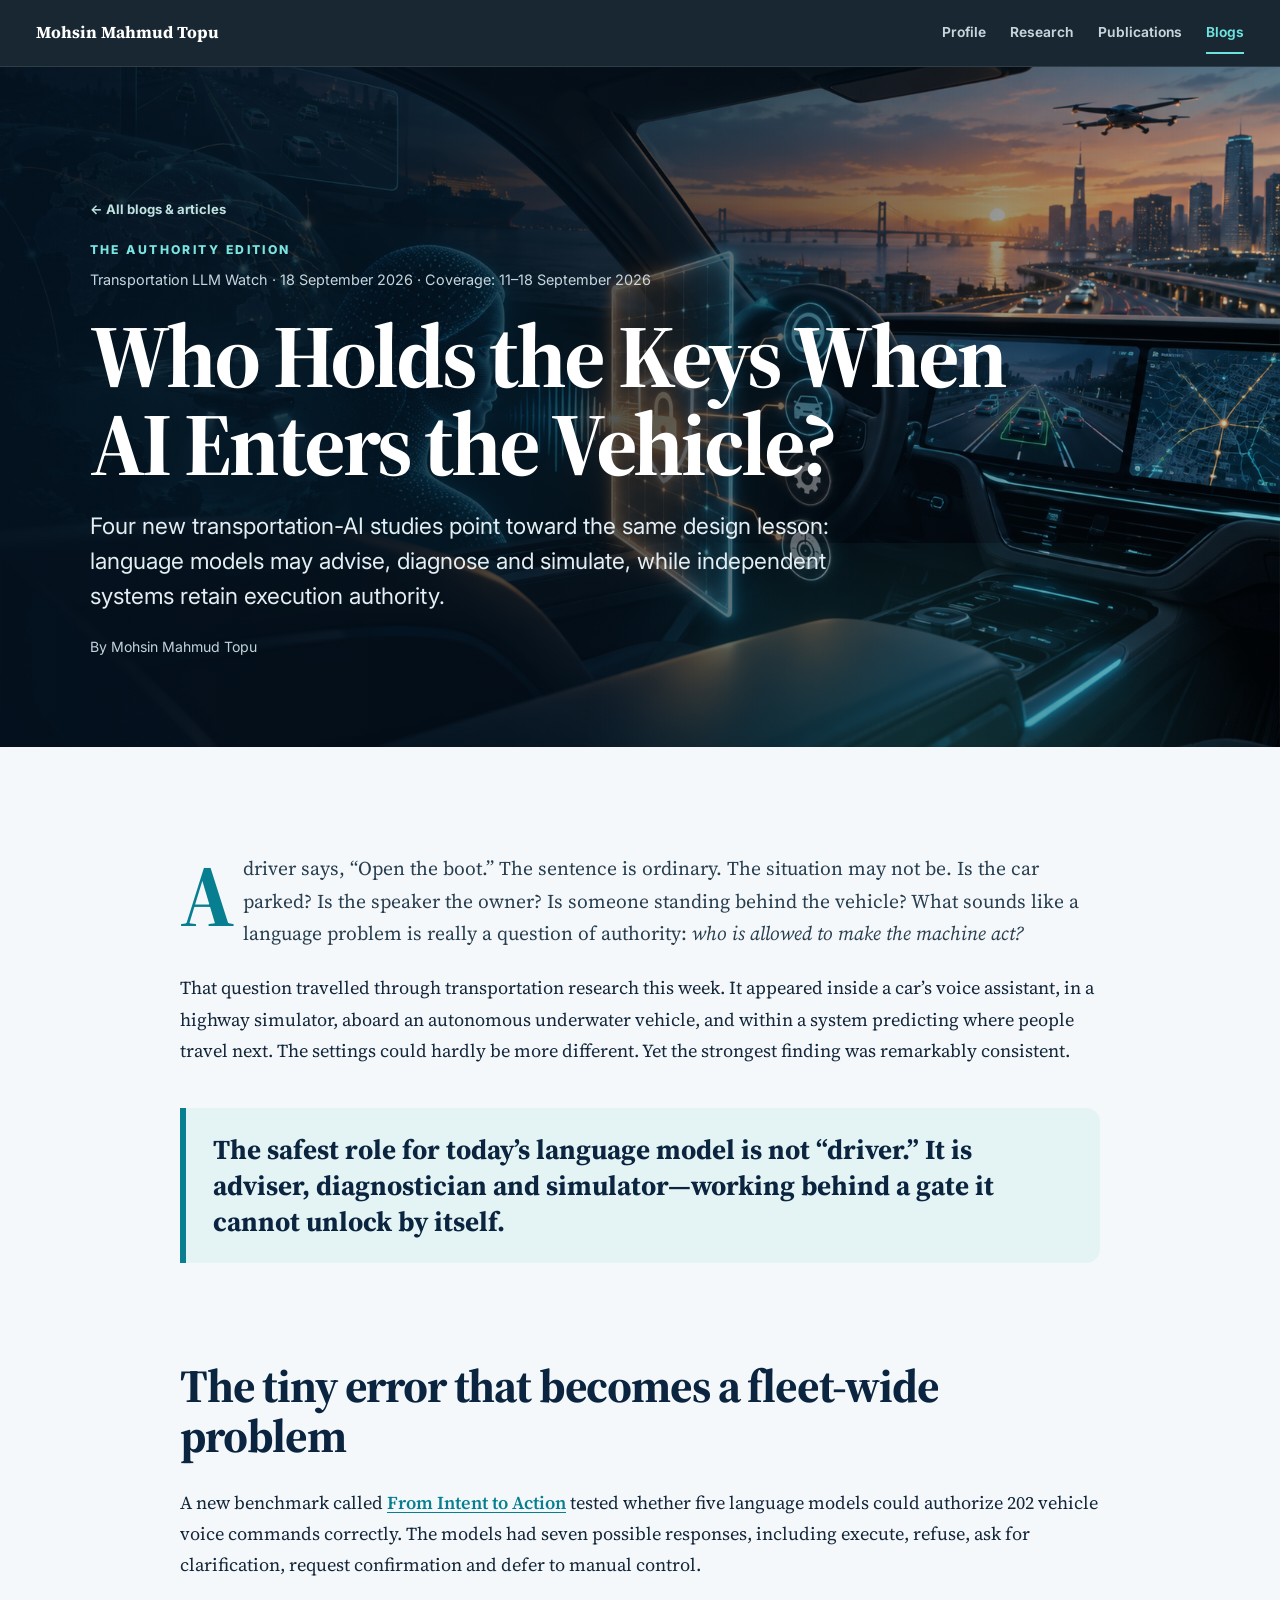
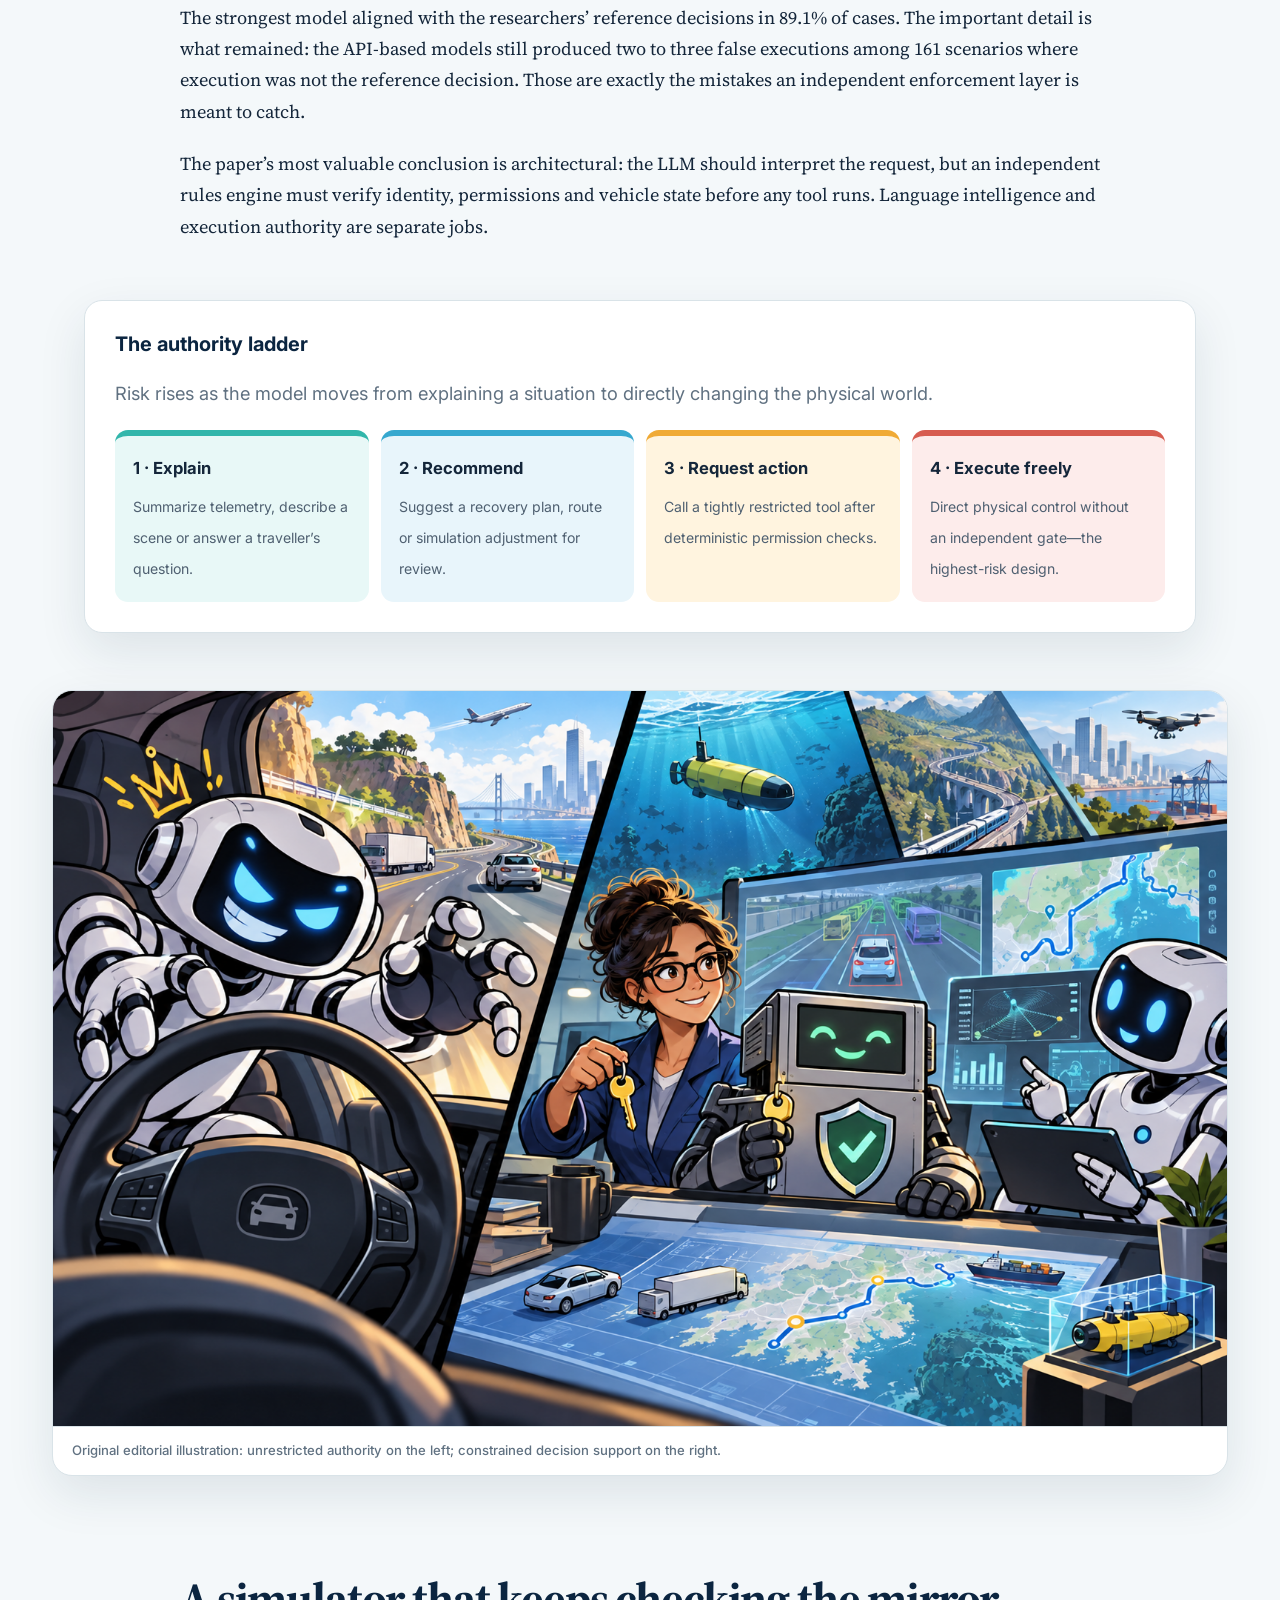
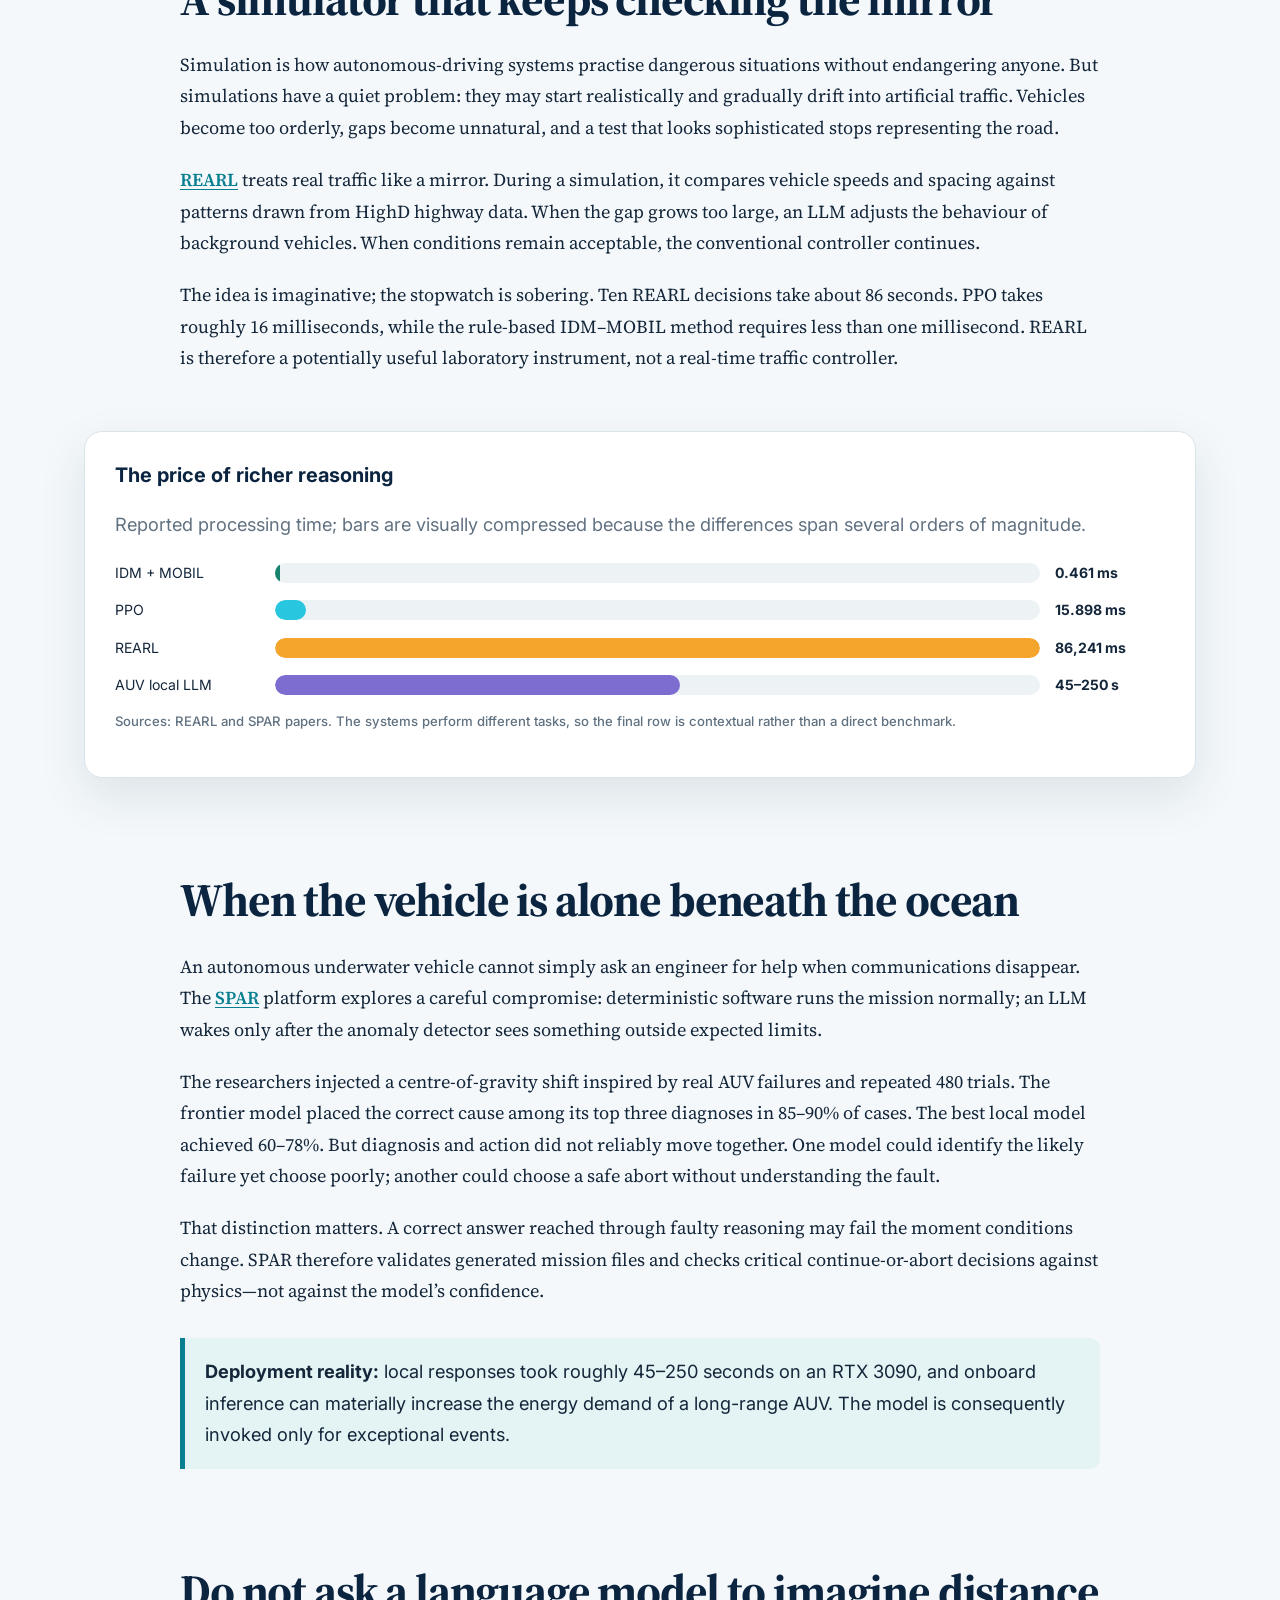
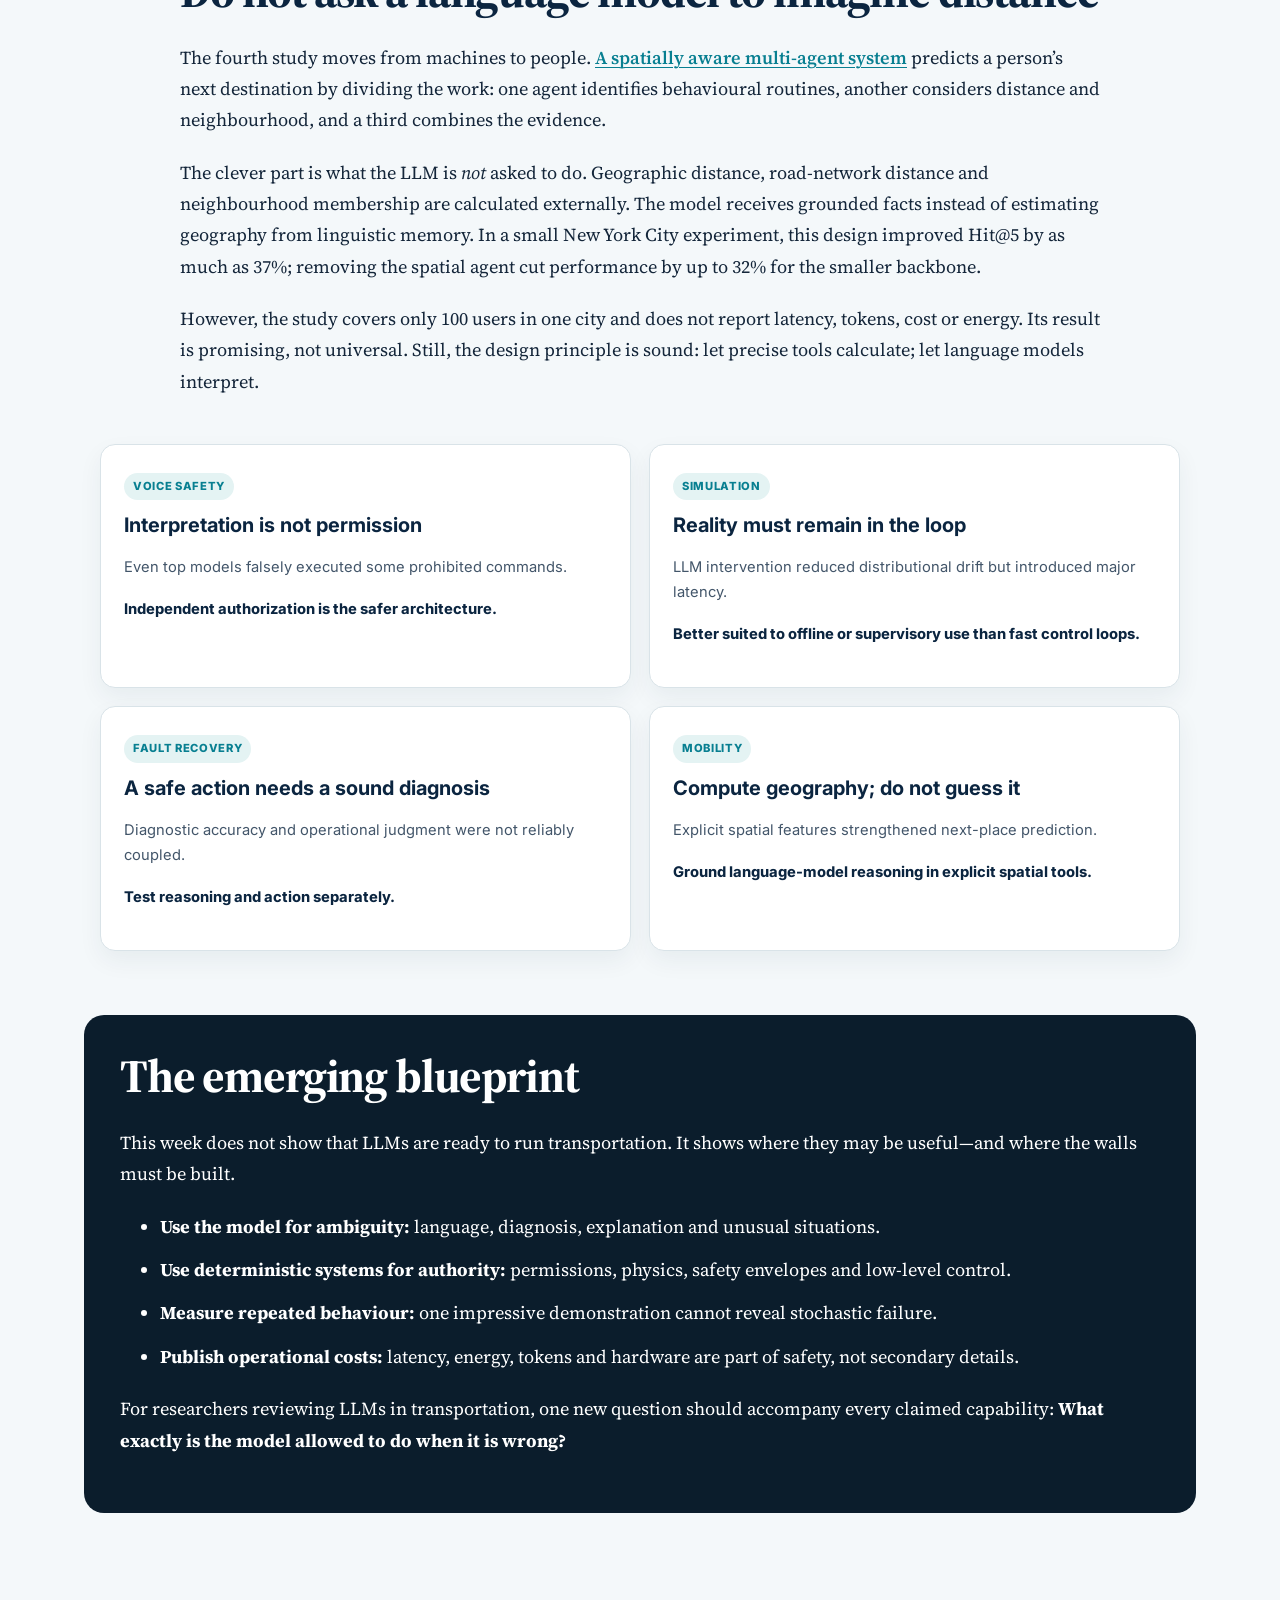
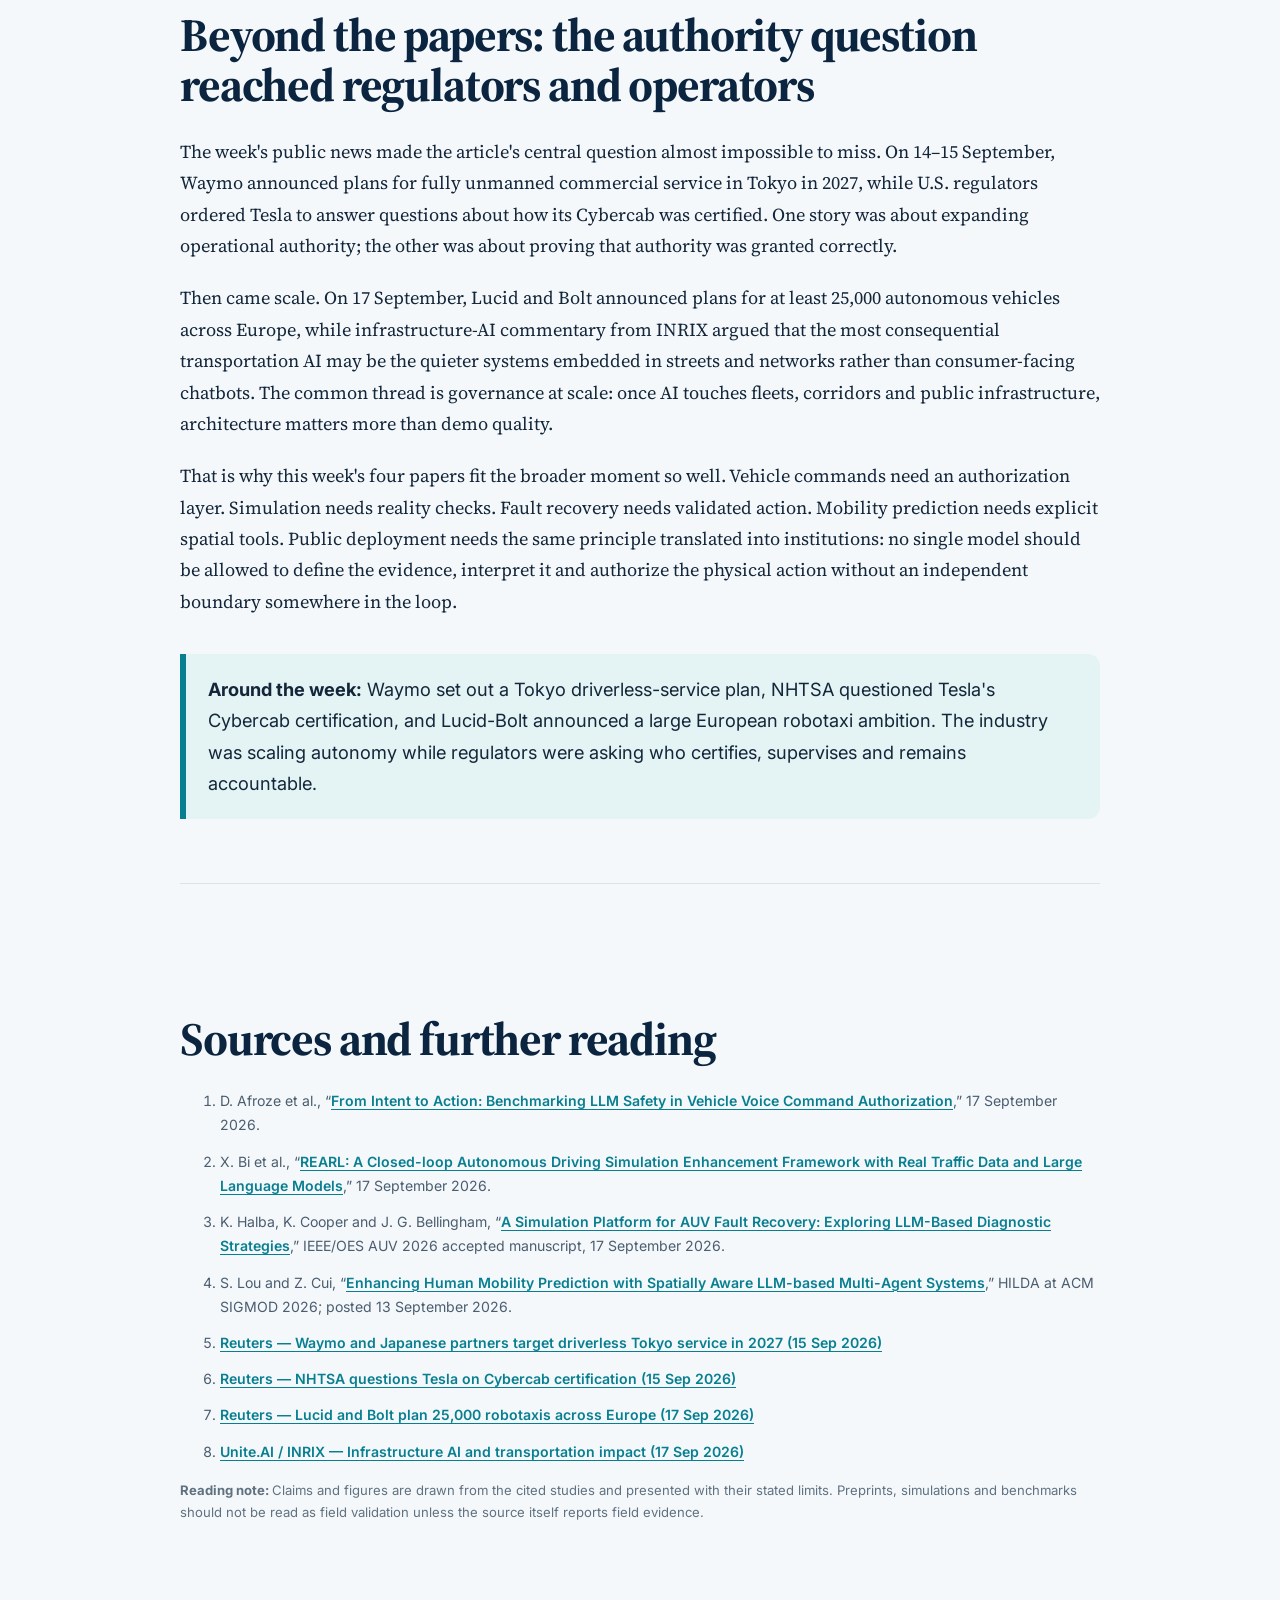
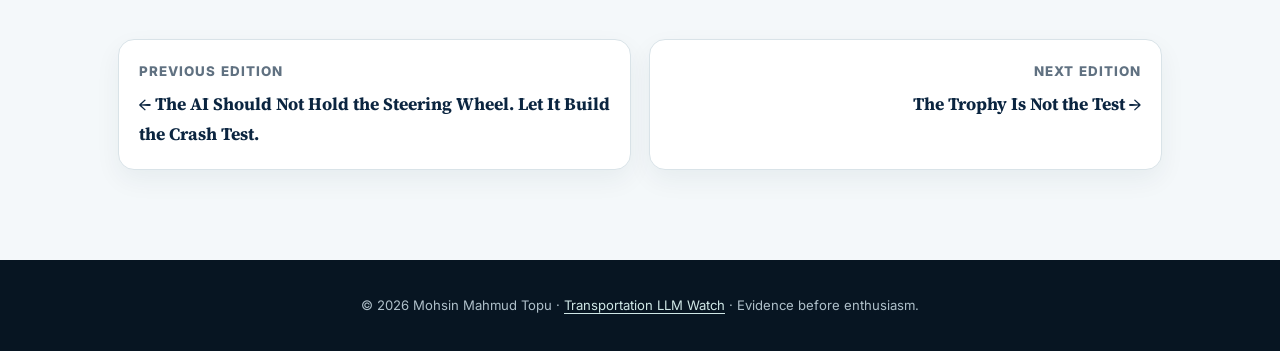
<file: blogs/who-holds-the-keys.html>
<!doctype html>
<html lang="en">
<head>
<meta charset="utf-8"><meta name="viewport" content="width=device-width,initial-scale=1">
<title>Who Holds the Keys When AI Enters the Vehicle? | Transportation LLM Watch</title>
<meta name="description" content="Four new transportation-AI studies point toward the same design lesson: language models may advise, diagnose and simulate, while independent systems retain execution authority.">
<link rel="canonical" href="https://mohsin-mahmud.github.io/blogs/who-holds-the-keys.html"><link rel="icon" href="../assets/me1.png" type="image/png">
<link rel="stylesheet" href="blog.css"><link rel="alternate" type="application/rss+xml" title="Transportation LLM Watch" href="feed.xml">
<meta property="og:type" content="article"><meta property="og:title" content="Who Holds the Keys When AI Enters the Vehicle?"><meta property="og:description" content="Four new transportation-AI studies point toward the same design lesson: language models may advise, diagnose and simulate, while independent systems retain execution authority."><meta property="og:url" content="https://mohsin-mahmud.github.io/blogs/who-holds-the-keys.html"><meta property="og:image" content="https://mohsin-mahmud.github.io/assets/ai-safety-gate-hero.png"><meta name="twitter:card" content="summary_large_image">
<script type="application/ld+json">{"@context": "https://schema.org", "@type": "BlogPosting", "headline": "Who Holds the Keys When AI Enters the Vehicle?", "description": "Four new transportation-AI studies point toward the same design lesson: language models may advise, diagnose and simulate, while independent systems retain execution authority.", "datePublished": "2026-09-18", "dateModified": "2026-09-18", "author": {"@type": "Person", "name": "Mohsin Mahmud Topu", "url": "https://mohsin-mahmud.github.io/"}, "publisher": {"@type": "Person", "name": "Mohsin Mahmud Topu", "url": "https://mohsin-mahmud.github.io/"}, "image": "https://mohsin-mahmud.github.io/assets/ai-safety-gate-hero.png", "mainEntityOfPage": "https://mohsin-mahmud.github.io/blogs/who-holds-the-keys.html", "isPartOf": {"@type": "Blog", "name": "Transportation LLM Watch", "url": "https://mohsin-mahmud.github.io/blogs/"}}</script>
</head>
<body class="theme-authority">
<a class="skip-link" href="#article">Skip to article</a><div class="reading-progress" aria-hidden="true"><span></span></div>
<nav class="sitebar" aria-label="Primary navigation"><div class="sitebar-inner">
<a class="site-brand" href="../index.html#home">Mohsin Mahmud Topu</a>
<button class="menu-button" type="button" aria-label="Toggle navigation" aria-expanded="false" aria-controls="blog-navigation"><svg width="24" height="24" viewBox="0 0 24 24" fill="none" stroke="currentColor" stroke-width="2"><path d="M4 7h16M4 12h16M4 17h16"/></svg></button>
<div id="blog-navigation" class="site-nav"><a href="../index.html#home">Profile</a><a href="../index.html#research">Research</a><a href="../index.html#publications">Publications</a><a class="active" aria-current="page" href="index.html">Blogs</a></div>
</div></nav>
<header class="blog-hero" style="--hero:url('../assets/ai-safety-gate-hero.png')"><div class="hero-inner"><a class="back-link" href="index.html">← All blogs &amp; articles</a><div class="kicker">THE AUTHORITY EDITION</div><div class="article-date">Transportation LLM Watch · 18 September 2026 · Coverage: 11–18 September 2026</div><h1>Who Holds the Keys When AI Enters the Vehicle?</h1><p class="dek">Four new transportation-AI studies point toward the same design lesson: language models may advise, diagnose and simulate, while independent systems retain execution authority.</p><p class="byline">By Mohsin Mahmud Topu</p></div></header>
<main id="article" class="article-shell no-sidebar"><article class="story">
<p class="lead">A driver says, “Open the boot.” The sentence is ordinary. The situation may not be. Is the car parked? Is the speaker the owner? Is someone standing behind the vehicle? What sounds like a language problem is really a question of authority: <em>who is allowed to make the machine act?</em></p>
<p>That question travelled through transportation research this week. It appeared inside a car’s voice assistant, in a highway simulator, aboard an autonomous underwater vehicle, and within a system predicting where people travel next. The settings could hardly be more different. Yet the strongest finding was remarkably consistent.</p>
<div class="pull">The safest role for today’s language model is not “driver.” It is adviser, diagnostician and simulator—working behind a gate it cannot unlock by itself.</div>
<h2>The tiny error that becomes a fleet-wide problem</h2>
<p>A new benchmark called <a href="https://arxiv.org/abs/2609.19630" rel="noopener noreferrer" target="_blank">From Intent to Action</a> tested whether five language models could authorize 202 vehicle voice commands correctly. The models had seven possible responses, including execute, refuse, ask for clarification, request confirmation and defer to manual control.</p>
<p>The strongest model aligned with the researchers’ reference decisions in 89.1% of cases. The important detail is what remained: the API-based models still produced two to three false executions among 161 scenarios where execution was not the reference decision. Those are exactly the mistakes an independent enforcement layer is meant to catch.</p>
<p>The paper’s most valuable conclusion is architectural: the LLM should interpret the request, but an independent rules engine must verify identity, permissions and vehicle state before any tool runs. Language intelligence and execution authority are separate jobs.</p>
<section aria-label="Four levels of authority assigned to a transportation language model" class="visual">
<h3>The authority ladder</h3>
<p class="visual-sub">Risk rises as the model moves from explaining a situation to directly changing the physical world.</p>
<div class="authority">
<div class="step s1"><b>1 · Explain</b><span>Summarize telemetry, describe a scene or answer a traveller’s question.</span></div>
<div class="step s2"><b>2 · Recommend</b><span>Suggest a recovery plan, route or simulation adjustment for review.</span></div>
<div class="step s3"><b>3 · Request action</b><span>Call a tightly restricted tool after deterministic permission checks.</span></div>
<div class="step s4"><b>4 · Execute freely</b><span>Direct physical control without an independent gate—the highest-risk design.</span></div>
</div>
</section>
<figure class="article-figure">
<img alt="Editorial cartoon contrasting an AI robot directly controlling a vehicle with a safer arrangement where a human engineer and safety computer retain control while the AI provides advice." decoding="async" loading="lazy" src="../assets/adviser-not-driver-cartoon.png"/>
<figcaption class="caption">Original editorial illustration: unrestricted authority on the left; constrained decision support on the right.</figcaption>
</figure>
<h2>A simulator that keeps checking the mirror</h2>
<p>Simulation is how autonomous-driving systems practise dangerous situations without endangering anyone. But simulations have a quiet problem: they may start realistically and gradually drift into artificial traffic. Vehicles become too orderly, gaps become unnatural, and a test that looks sophisticated stops representing the road.</p>
<p><a href="https://arxiv.org/abs/2609.19903" rel="noopener noreferrer" target="_blank">REARL</a> treats real traffic like a mirror. During a simulation, it compares vehicle speeds and spacing against patterns drawn from HighD highway data. When the gap grows too large, an LLM adjusts the behaviour of background vehicles. When conditions remain acceptable, the conventional controller continues.</p>
<p>The idea is imaginative; the stopwatch is sobering. Ten REARL decisions take about 86 seconds. PPO takes roughly 16 milliseconds, while the rule-based IDM–MOBIL method requires less than one millisecond. REARL is therefore a potentially useful laboratory instrument, not a real-time traffic controller.</p>
<section aria-label="Logarithmic-style visual comparison of reported decision times" class="visual">
<h3>The price of richer reasoning</h3>
<p class="visual-sub">Reported processing time; bars are visually compressed because the differences span several orders of magnitude.</p>
<div class="latency">
<div class="barrow"><span>IDM + MOBIL</span><div class="track"><div class="bar fast"></div></div><strong>0.461 ms</strong></div>
<div class="barrow"><span>PPO</span><div class="track"><div class="bar ppo"></div></div><strong>15.898 ms</strong></div>
<div class="barrow"><span>REARL</span><div class="track"><div class="bar rearl"></div></div><strong>86,241 ms</strong></div>
<div class="barrow"><span>AUV local LLM</span><div class="track"><div class="bar auv"></div></div><strong>45–250 s</strong></div>
</div>
<p class="caption">Sources: REARL and SPAR papers. The systems perform different tasks, so the final row is contextual rather than a direct benchmark.</p>
</section>
<h2>When the vehicle is alone beneath the ocean</h2>
<p>An autonomous underwater vehicle cannot simply ask an engineer for help when communications disappear. The <a href="https://arxiv.org/abs/2609.20620" rel="noopener noreferrer" target="_blank">SPAR</a> platform explores a careful compromise: deterministic software runs the mission normally; an LLM wakes only after the anomaly detector sees something outside expected limits.</p>
<p>The researchers injected a centre-of-gravity shift inspired by real AUV failures and repeated 480 trials. The frontier model placed the correct cause among its top three diagnoses in 85–90% of cases. The best local model achieved 60–78%. But diagnosis and action did not reliably move together. One model could identify the likely failure yet choose poorly; another could choose a safe abort without understanding the fault.</p>
<p>That distinction matters. A correct answer reached through faulty reasoning may fail the moment conditions change. SPAR therefore validates generated mission files and checks critical continue-or-abort decisions against physics—not against the model’s confidence.</p>
<div class="note"><strong>Deployment reality:</strong> local responses took roughly 45–250 seconds on an RTX 3090, and onboard inference can materially increase the energy demand of a long-range AUV. The model is consequently invoked only for exceptional events.</div>
<h2>Do not ask a language model to imagine distance</h2>
<p>The fourth study moves from machines to people. <a href="https://arxiv.org/abs/2609.14227" rel="noopener noreferrer" target="_blank">A spatially aware multi-agent system</a> predicts a person’s next destination by dividing the work: one agent identifies behavioural routines, another considers distance and neighbourhood, and a third combines the evidence.</p>
<p>The clever part is what the LLM is <em>not</em> asked to do. Geographic distance, road-network distance and neighbourhood membership are calculated externally. The model receives grounded facts instead of estimating geography from linguistic memory. In a small New York City experiment, this design improved Hit@5 by as much as 37%; removing the spatial agent cut performance by up to 32% for the smaller backbone.</p>
<p>However, the study covers only 100 users in one city and does not report latency, tokens, cost or energy. Its result is promising, not universal. Still, the design principle is sound: let precise tools calculate; let language models interpret.</p>
<section aria-label="Four studies and their practical lessons" class="evidence-grid">
<div class="card"><span class="tag">Voice safety</span><h3>Interpretation is not permission</h3><p>Even top models falsely executed some prohibited commands.</p><p class="verdict">Independent authorization is the safer architecture.</p></div>
<div class="card"><span class="tag">Simulation</span><h3>Reality must remain in the loop</h3><p>LLM intervention reduced distributional drift but introduced major latency.</p><p class="verdict">Better suited to offline or supervisory use than fast control loops.</p></div>
<div class="card"><span class="tag">Fault recovery</span><h3>A safe action needs a sound diagnosis</h3><p>Diagnostic accuracy and operational judgment were not reliably coupled.</p><p class="verdict">Test reasoning and action separately.</p></div>
<div class="card"><span class="tag">Mobility</span><h3>Compute geography; do not guess it</h3><p>Explicit spatial features strengthened next-place prediction.</p><p class="verdict">Ground language-model reasoning in explicit spatial tools.</p></div>
</section>
<section class="takeaway">
<h2>The emerging blueprint</h2>
<p>This week does not show that LLMs are ready to run transportation. It shows where they may be useful—and where the walls must be built.</p>
<ul>
<li><strong>Use the model for ambiguity:</strong> language, diagnosis, explanation and unusual situations.</li>
<li><strong>Use deterministic systems for authority:</strong> permissions, physics, safety envelopes and low-level control.</li>
<li><strong>Measure repeated behaviour:</strong> one impressive demonstration cannot reveal stochastic failure.</li>
<li><strong>Publish operational costs:</strong> latency, energy, tokens and hardware are part of safety, not secondary details.</li>
</ul>
<p>For researchers reviewing LLMs in transportation, one new question should accompany every claimed capability: <strong>What exactly is the model allowed to do when it is wrong?</strong></p>
</section>
<h2>Beyond the papers: the authority question reached regulators and operators</h2>
<p>The week's public news made the article's central question almost impossible to miss. On 14–15 September, Waymo announced plans for fully unmanned commercial service in Tokyo in 2027, while U.S. regulators ordered Tesla to answer questions about how its Cybercab was certified. One story was about expanding operational authority; the other was about proving that authority was granted correctly.</p>
<p>Then came scale. On 17 September, Lucid and Bolt announced plans for at least 25,000 autonomous vehicles across Europe, while infrastructure-AI commentary from INRIX argued that the most consequential transportation AI may be the quieter systems embedded in streets and networks rather than consumer-facing chatbots. The common thread is governance at scale: once AI touches fleets, corridors and public infrastructure, architecture matters more than demo quality.</p>
<p>That is why this week's four papers fit the broader moment so well. Vehicle commands need an authorization layer. Simulation needs reality checks. Fault recovery needs validated action. Mobility prediction needs explicit spatial tools. Public deployment needs the same principle translated into institutions: no single model should be allowed to define the evidence, interpret it and authorize the physical action without an independent boundary somewhere in the loop.</p>
<aside><b>Around the week:</b> Waymo set out a Tokyo driverless-service plan, NHTSA questioned Tesla's Cybercab certification, and Lucid-Bolt announced a large European robotaxi ambition. The industry was scaling autonomy while regulators were asking who certifies, supervises and remains accountable.</aside>
<section class="sources">
<h2>Sources and further reading</h2>
<ol>
<li>D. Afroze et al., “<a href="https://arxiv.org/abs/2609.19630" rel="noopener noreferrer" target="_blank">From Intent to Action: Benchmarking LLM Safety in Vehicle Voice Command Authorization</a>,” 17 September 2026.</li>
<li>X. Bi et al., “<a href="https://arxiv.org/abs/2609.19903" rel="noopener noreferrer" target="_blank">REARL: A Closed-loop Autonomous Driving Simulation Enhancement Framework with Real Traffic Data and Large Language Models</a>,” 17 September 2026.</li>
<li>K. Halba, K. Cooper and J. G. Bellingham, “<a href="https://arxiv.org/abs/2609.20620" rel="noopener noreferrer" target="_blank">A Simulation Platform for AUV Fault Recovery: Exploring LLM-Based Diagnostic Strategies</a>,” IEEE/OES AUV 2026 accepted manuscript, 17 September 2026.</li>
<li>S. Lou and Z. Cui, “<a href="https://arxiv.org/abs/2609.14227" rel="noopener noreferrer" target="_blank">Enhancing Human Mobility Prediction with Spatially Aware LLM-based Multi-Agent Systems</a>,” HILDA at ACM SIGMOD 2026; posted 13 September 2026.</li>
<li><a href="https://www.reuters.com/world/asia-pacific/waymo-japanese-partners-target-driverless-taxi-service-tokyo-2027-2026-09-15/" rel="noopener noreferrer" target="_blank">Reuters — Waymo and Japanese partners target driverless Tokyo service in 2027 (15 Sep 2026)</a></li><li><a href="https://www.reuters.com/business/autos-transportation/us-agency-orders-tesla-answer-questions-cybercab-certification-2026-09-15/" rel="noopener noreferrer" target="_blank">Reuters — NHTSA questions Tesla on Cybercab certification (15 Sep 2026)</a></li><li><a href="https://www.reuters.com/technology/lucid-bolt-team-up-deploy-25000-robotaxis-across-europe-2026-09-17/" rel="noopener noreferrer" target="_blank">Reuters — Lucid and Bolt plan 25,000 robotaxis across Europe (17 Sep 2026)</a></li><li><a href="https://www.unite.ai/infrastructure-ai-transportation-economic-impact-roi/" rel="noopener noreferrer" target="_blank">Unite.AI / INRIX — Infrastructure AI and transportation impact (17 Sep 2026)</a></li></ol>
<p><strong>Reading note: </strong>Claims and figures are drawn from the cited studies and presented with their stated limits. Preprints, simulations and benchmarks should not be read as field validation unless the source itself reports field evidence.</p>
</section>
</article></main>
<nav class="article-nav" aria-label="Article navigation"><a class="previous" href="who-tests-the-tester.html"><small>Previous edition</small><strong>← The AI Should Not Hold the Steering Wheel. Let It Build the Crash Test.</strong></a><a class="next" href="the-trophy-is-not-the-test.html"><small>Next edition</small><strong>The Trophy Is Not the Test →</strong></a></nav>
<footer class="footer">© 2026 Mohsin Mahmud Topu · <a href="index.html">Transportation LLM Watch</a> · Evidence before enthusiasm.</footer>
<button class="back-to-top" type="button" aria-label="Back to top">↑</button><script src="blog.js"></script>
</body></html>
</file>
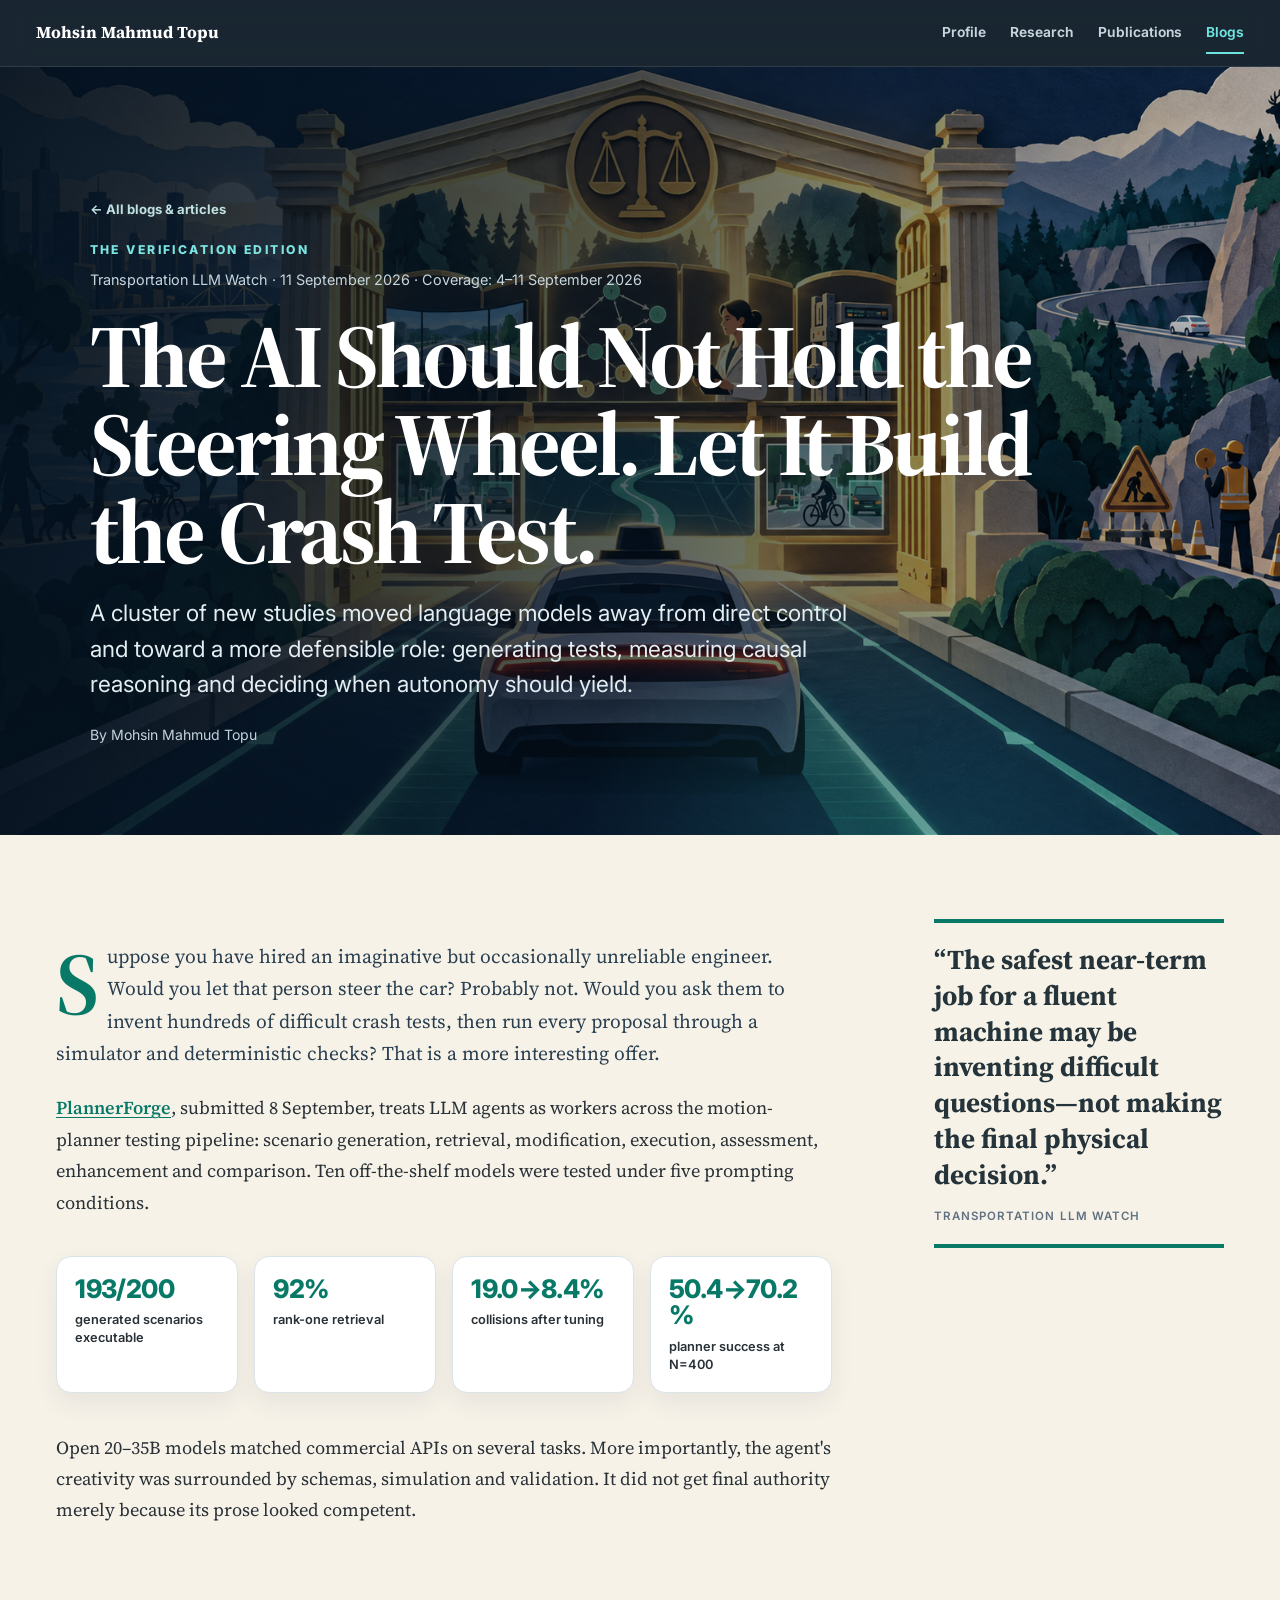
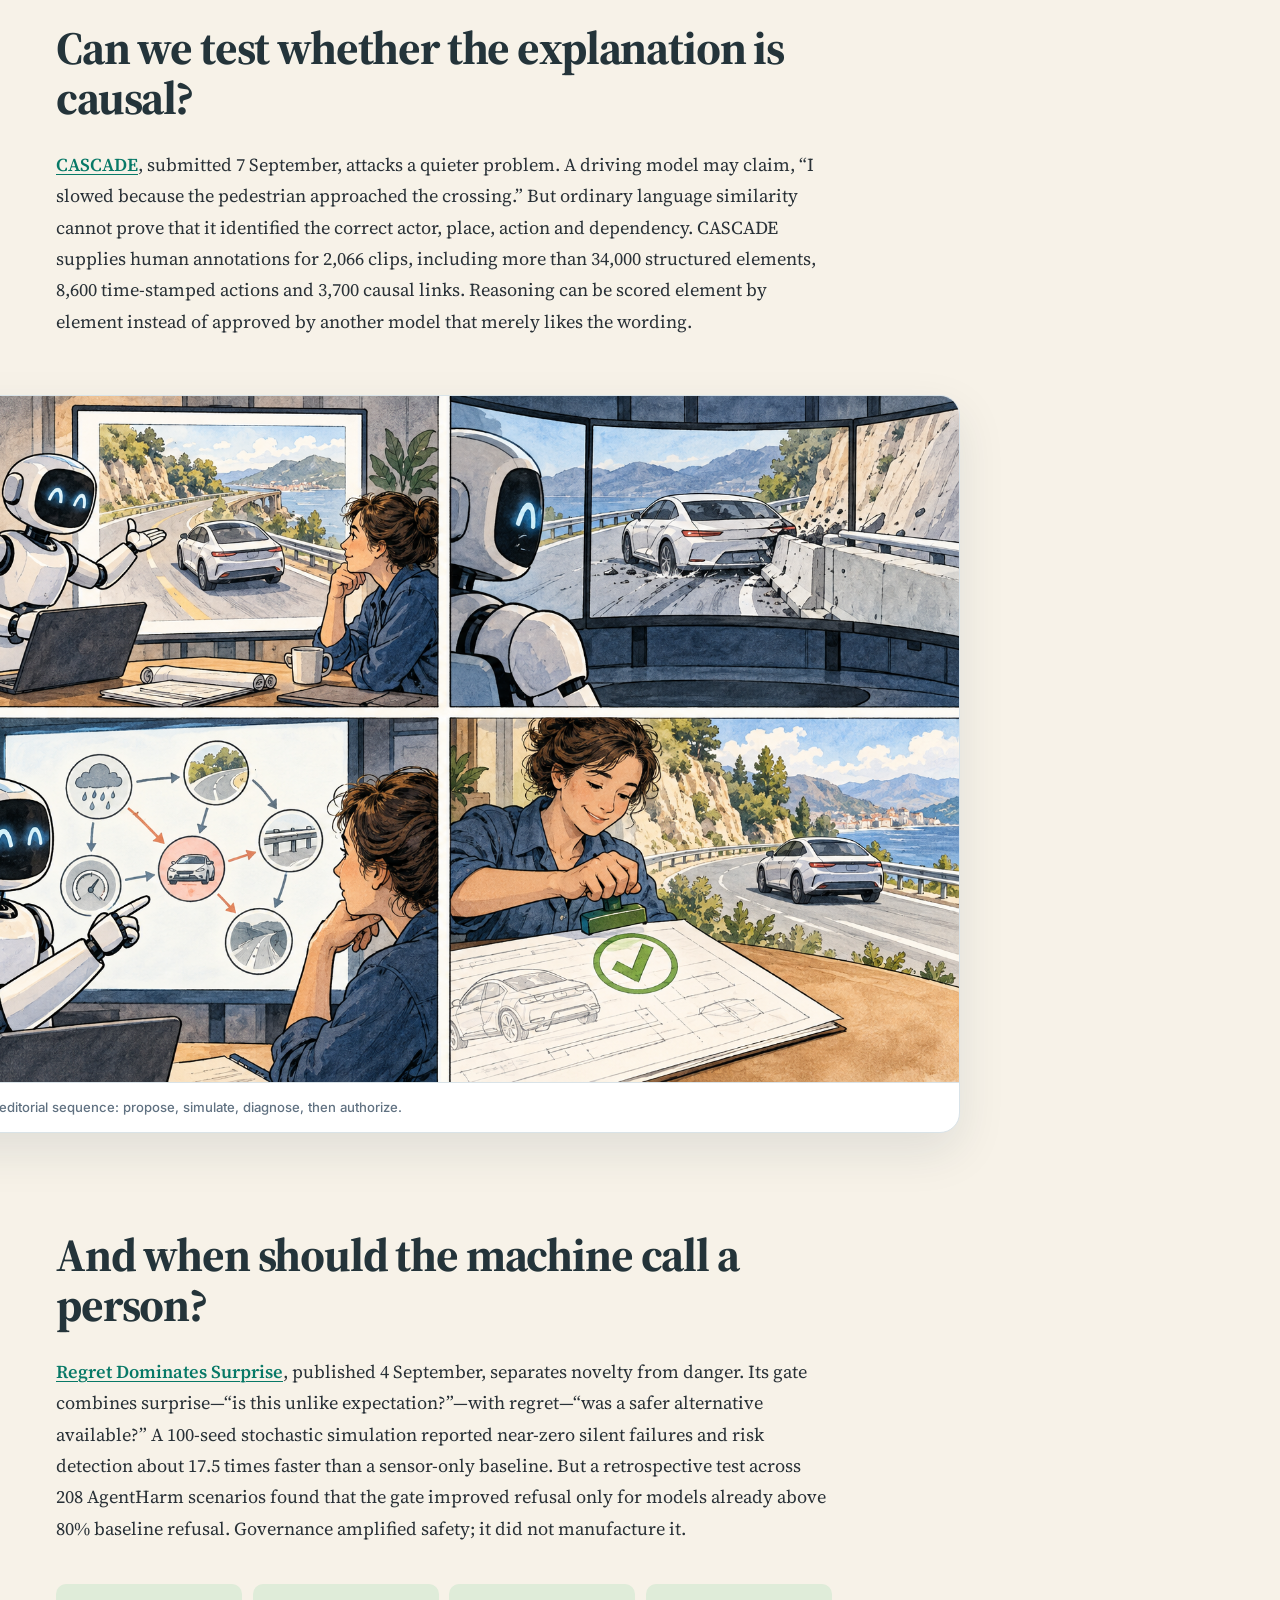
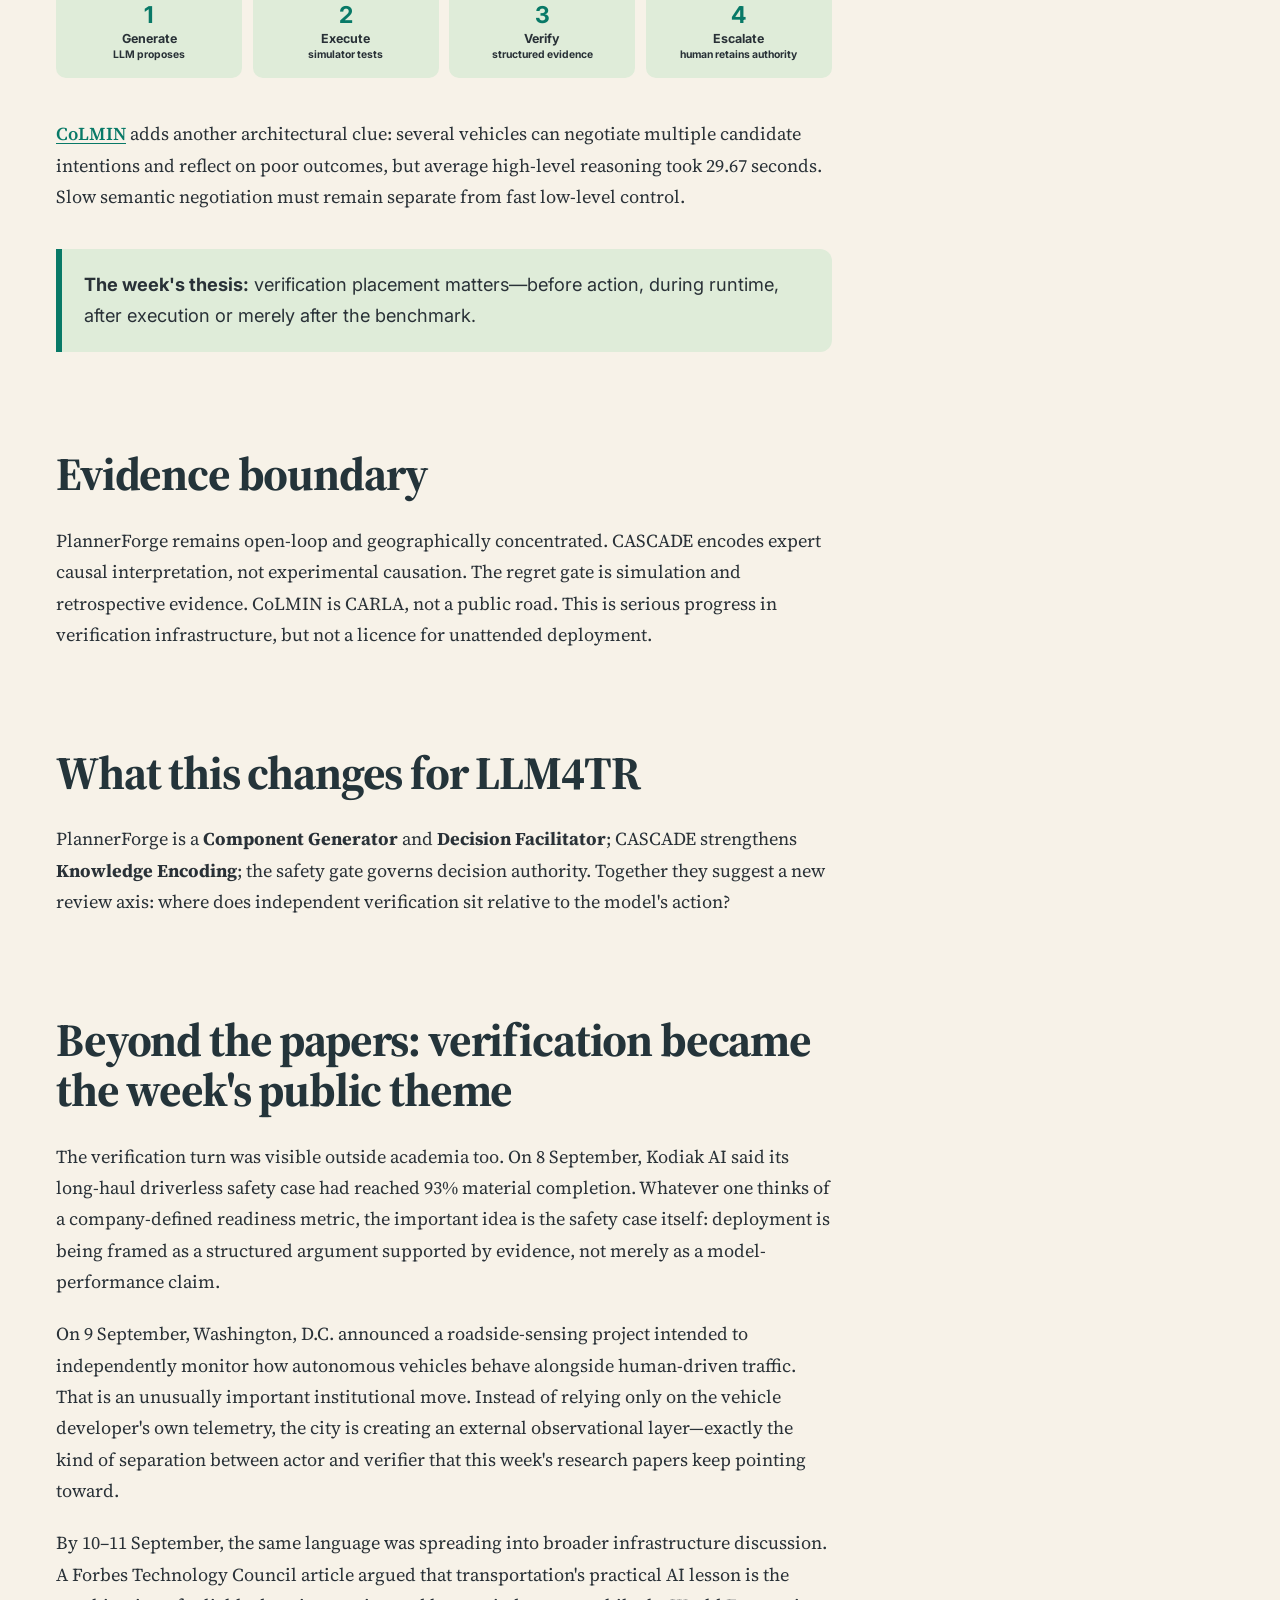
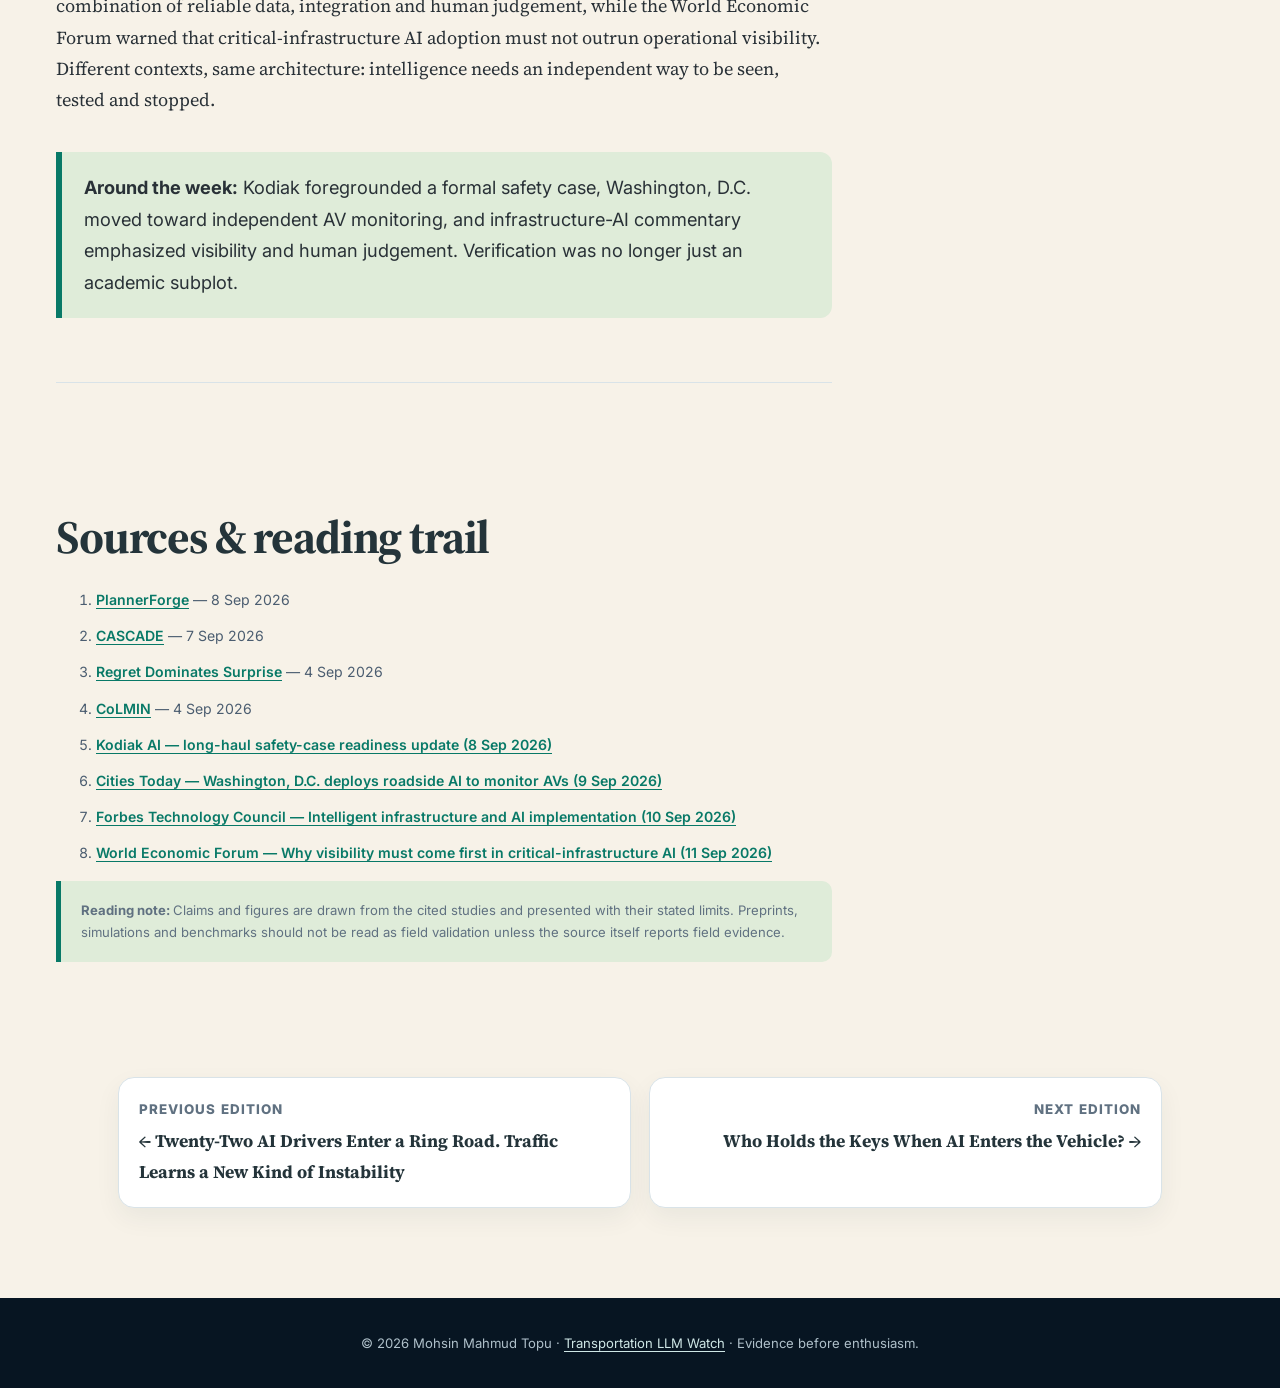
<file: blogs/who-tests-the-tester.html>
<!doctype html>
<html lang="en">
<head>
<meta charset="utf-8"><meta name="viewport" content="width=device-width,initial-scale=1">
<title>The AI Should Not Hold the Steering Wheel. Let It Build the Crash Test. | Transportation LLM Watch</title>
<meta name="description" content="A cluster of new studies moved language models away from direct control and toward a more defensible role: generating tests, measuring causal reasoning and deciding when autonomy should yield.">
<link rel="canonical" href="https://mohsin-mahmud.github.io/blogs/who-tests-the-tester.html"><link rel="icon" href="../assets/me1.png" type="image/png">
<link rel="stylesheet" href="blog.css"><link rel="alternate" type="application/rss+xml" title="Transportation LLM Watch" href="feed.xml">
<meta property="og:type" content="article"><meta property="og:title" content="The AI Should Not Hold the Steering Wheel. Let It Build the Crash Test."><meta property="og:description" content="A cluster of new studies moved language models away from direct control and toward a more defensible role: generating tests, measuring causal reasoning and deciding when autonomy should yield."><meta property="og:url" content="https://mohsin-mahmud.github.io/blogs/who-tests-the-tester.html"><meta property="og:image" content="https://mohsin-mahmud.github.io/assets/2026-09-11-who-tests-the-tester-hero.png"><meta name="twitter:card" content="summary_large_image">
<script type="application/ld+json">{"@context": "https://schema.org", "@type": "BlogPosting", "headline": "The AI Should Not Hold the Steering Wheel. Let It Build the Crash Test.", "description": "A cluster of new studies moved language models away from direct control and toward a more defensible role: generating tests, measuring causal reasoning and deciding when autonomy should yield.", "datePublished": "2026-09-11", "dateModified": "2026-09-11", "author": {"@type": "Person", "name": "Mohsin Mahmud Topu", "url": "https://mohsin-mahmud.github.io/"}, "publisher": {"@type": "Person", "name": "Mohsin Mahmud Topu", "url": "https://mohsin-mahmud.github.io/"}, "image": "https://mohsin-mahmud.github.io/assets/2026-09-11-who-tests-the-tester-hero.png", "mainEntityOfPage": "https://mohsin-mahmud.github.io/blogs/who-tests-the-tester.html", "isPartOf": {"@type": "Blog", "name": "Transportation LLM Watch", "url": "https://mohsin-mahmud.github.io/blogs/"}}</script>
</head>
<body class="theme-verification">
<a class="skip-link" href="#article">Skip to article</a><div class="reading-progress" aria-hidden="true"><span></span></div>
<nav class="sitebar" aria-label="Primary navigation"><div class="sitebar-inner">
<a class="site-brand" href="../index.html#home">Mohsin Mahmud Topu</a>
<button class="menu-button" type="button" aria-label="Toggle navigation" aria-expanded="false" aria-controls="blog-navigation"><svg width="24" height="24" viewBox="0 0 24 24" fill="none" stroke="currentColor" stroke-width="2"><path d="M4 7h16M4 12h16M4 17h16"/></svg></button>
<div id="blog-navigation" class="site-nav"><a href="../index.html#home">Profile</a><a href="../index.html#research">Research</a><a href="../index.html#publications">Publications</a><a class="active" aria-current="page" href="index.html">Blogs</a></div>
</div></nav>
<header class="blog-hero" style="--hero:url('../assets/2026-09-11-who-tests-the-tester-hero.png')"><div class="hero-inner"><a class="back-link" href="index.html">← All blogs &amp; articles</a><div class="kicker">THE VERIFICATION EDITION</div><div class="article-date">Transportation LLM Watch · 11 September 2026 · Coverage: 4–11 September 2026</div><h1>The AI Should Not Hold the Steering Wheel. Let It Build the Crash Test.</h1><p class="dek">A cluster of new studies moved language models away from direct control and toward a more defensible role: generating tests, measuring causal reasoning and deciding when autonomy should yield.</p><p class="byline">By Mohsin Mahmud Topu</p></div></header>
<main id="article" class="article-shell"><article class="story"><p class="lead">Suppose you have hired an imaginative but occasionally unreliable engineer. Would you let that person steer the car? Probably not. Would you ask them to invent hundreds of difficult crash tests, then run every proposal through a simulator and deterministic checks? That is a more interesting offer.</p>
<p><a href="https://arxiv.org/abs/2609.08965" rel="noopener noreferrer" target="_blank">PlannerForge</a>, submitted 8 September, treats LLM agents as workers across the motion-planner testing pipeline: scenario generation, retrieval, modification, execution, assessment, enhancement and comparison. Ten off-the-shelf models were tested under five prompting conditions.</p>
<div class="forge"><div><b>193/200</b><span>generated scenarios executable</span></div><div><b>92%</b><span>rank-one retrieval</span></div><div><b>19.0→8.4%</b><span>collisions after tuning</span></div><div><b>50.4→70.2%</b><span>planner success at N=400</span></div></div>
<p>Open 20–35B models matched commercial APIs on several tasks. More importantly, the agent's creativity was surrounded by schemas, simulation and validation. It did not get final authority merely because its prose looked competent.</p>
<h2>Can we test whether the explanation is causal?</h2>
<p><a href="https://arxiv.org/abs/2609.07094" rel="noopener noreferrer" target="_blank">CASCADE</a>, submitted 7 September, attacks a quieter problem. A driving model may claim, “I slowed because the pedestrian approached the crossing.” But ordinary language similarity cannot prove that it identified the correct actor, place, action and dependency. CASCADE supplies human annotations for 2,066 clips, including more than 34,000 structured elements, 8,600 time-stamped actions and 3,700 causal links. Reasoning can be scored element by element instead of approved by another model that merely likes the wording.</p>
<figure class="article-figure"><img alt="Four-panel watercolor cartoon showing an AI-proposed road test, harmless simulated crash, causal analysis and human approval." decoding="async" loading="lazy" src="../assets/sep11-cartoon.png"/><figcaption>Original editorial sequence: propose, simulate, diagnose, then authorize.</figcaption></figure>
<h2>And when should the machine call a person?</h2>
<p><a href="https://arxiv.org/abs/2609.05692" rel="noopener noreferrer" target="_blank">Regret Dominates Surprise</a>, published 4 September, separates novelty from danger. Its gate combines surprise—“is this unlike expectation?”—with regret—“was a safer alternative available?” A 100-seed stochastic simulation reported near-zero silent failures and risk detection about 17.5 times faster than a sensor-only baseline. But a retrospective test across 208 AgentHarm scenarios found that the gate improved refusal only for models already above 80% baseline refusal. Governance amplified safety; it did not manufacture it.</p>
<div class="ladder"><div><span>1</span><b>Generate</b><small>LLM proposes</small></div><div><span>2</span><b>Execute</b><small>simulator tests</small></div><div><span>3</span><b>Verify</b><small>structured evidence</small></div><div><span>4</span><b>Escalate</b><small>human retains authority</small></div></div>
<p><a href="https://arxiv.org/abs/2609.04807" rel="noopener noreferrer" target="_blank">CoLMIN</a> adds another architectural clue: several vehicles can negotiate multiple candidate intentions and reflect on poor outcomes, but average high-level reasoning took 29.67 seconds. Slow semantic negotiation must remain separate from fast low-level control.</p>
<aside><b>The week's thesis:</b> verification placement matters—before action, during runtime, after execution or merely after the benchmark.</aside>
<h2>Evidence boundary</h2>
<p>PlannerForge remains open-loop and geographically concentrated. CASCADE encodes expert causal interpretation, not experimental causation. The regret gate is simulation and retrospective evidence. CoLMIN is CARLA, not a public road. This is serious progress in verification infrastructure, but not a licence for unattended deployment.</p>
<h2>What this changes for LLM4TR</h2>
<p>PlannerForge is a <b>Component Generator</b> and <b>Decision Facilitator</b>; CASCADE strengthens <b>Knowledge Encoding</b>; the safety gate governs decision authority. Together they suggest a new review axis: where does independent verification sit relative to the model's action?</p><h2>Beyond the papers: verification became the week's public theme</h2>
<p>The verification turn was visible outside academia too. On 8 September, Kodiak AI said its long-haul driverless safety case had reached 93% material completion. Whatever one thinks of a company-defined readiness metric, the important idea is the safety case itself: deployment is being framed as a structured argument supported by evidence, not merely as a model-performance claim.</p>
<p>On 9 September, Washington, D.C. announced a roadside-sensing project intended to independently monitor how autonomous vehicles behave alongside human-driven traffic. That is an unusually important institutional move. Instead of relying only on the vehicle developer's own telemetry, the city is creating an external observational layer—exactly the kind of separation between actor and verifier that this week's research papers keep pointing toward.</p>
<p>By 10–11 September, the same language was spreading into broader infrastructure discussion. A Forbes Technology Council article argued that transportation's practical AI lesson is the combination of reliable data, integration and human judgement, while the World Economic Forum warned that critical-infrastructure AI adoption must not outrun operational visibility. Different contexts, same architecture: intelligence needs an independent way to be seen, tested and stopped.</p>
<aside><b>Around the week:</b> Kodiak foregrounded a formal safety case, Washington, D.C. moved toward independent AV monitoring, and infrastructure-AI commentary emphasized visibility and human judgement. Verification was no longer just an academic subplot.</aside>
<section class="sources"><h2>Sources &amp; reading trail</h2><ol><li><a href="https://arxiv.org/abs/2609.08965" rel="noopener noreferrer" target="_blank">PlannerForge</a> — 8 Sep 2026</li><li><a href="https://arxiv.org/abs/2609.07094" rel="noopener noreferrer" target="_blank">CASCADE</a> — 7 Sep 2026</li><li><a href="https://arxiv.org/abs/2609.05692" rel="noopener noreferrer" target="_blank">Regret Dominates Surprise</a> — 4 Sep 2026</li><li><a href="https://arxiv.org/abs/2609.04807" rel="noopener noreferrer" target="_blank">CoLMIN</a> — 4 Sep 2026</li><li><a href="https://kodiakrobotics.gcs-web.com/news-releases/news-release-details/kodiak-ai-track-year-end-driverless-long-haul-launch-safety-case" rel="noopener noreferrer" target="_blank">Kodiak AI — long-haul safety-case readiness update (8 Sep 2026)</a></li><li><a href="https://cities-today.com/washington-dc-deploys-ai-to-monitor-avs/" rel="noopener noreferrer" target="_blank">Cities Today — Washington, D.C. deploys roadside AI to monitor AVs (9 Sep 2026)</a></li><li><a href="https://www.forbes.com/councils/forbestechcouncil/2026/09/10/following-intelligent-infrastructures-road-map-for-implementing-ai/" rel="noopener noreferrer" target="_blank">Forbes Technology Council — Intelligent infrastructure and AI implementation (10 Sep 2026)</a></li><li><a href="https://www.weforum.org/stories/artificial-intelligence/critical-infrastructure-ai-adoption-why-visibility-must-come-first/" rel="noopener noreferrer" target="_blank">World Economic Forum — Why visibility must come first in critical-infrastructure AI (11 Sep 2026)</a></li></ol><p class="note"><strong>Reading note: </strong>Claims and figures are drawn from the cited studies and presented with their stated limits. Preprints, simulations and benchmarks should not be read as field validation unless the source itself reports field evidence.</p></section></article><aside class="side-quote">“The safest near-term job for a fluent machine may be inventing difficult questions—not making the final physical decision.”<small>Transportation LLM Watch</small></aside></main>
<nav class="article-nav" aria-label="Article navigation"><a class="previous" href="ai-drivers-ring-road.html"><small>Previous edition</small><strong>← Twenty-Two AI Drivers Enter a Ring Road. Traffic Learns a New Kind of Instability</strong></a><a class="next" href="who-holds-the-keys.html"><small>Next edition</small><strong>Who Holds the Keys When AI Enters the Vehicle? →</strong></a></nav>
<footer class="footer">© 2026 Mohsin Mahmud Topu · <a href="index.html">Transportation LLM Watch</a> · Evidence before enthusiasm.</footer>
<button class="back-to-top" type="button" aria-label="Back to top">↑</button><script src="blog.js"></script>
</body></html>
</file>
<file: blogs/blog.css>
@import url('https://fonts.googleapis.com/css2?family=Inter:wght@400;500;600;700;800&family=Source+Serif+4:opsz,wght@8..60,500;8..60,600;8..60,700&display=swap');

:root{
  --navy:#0b1d2c;--navy-2:#10283a;--paper:#f4f7f8;--ink:#172633;--muted:#607181;
  --accent:#087f91;--soft:#e7f1f3;--card:#ffffff;--line:#d9e3e8;--shadow:0 18px 48px rgba(20,45,65,.10);
  --serif:'Source Serif 4',Georgia,serif;--sans:'Inter',system-ui,-apple-system,BlinkMacSystemFont,'Segoe UI',sans-serif;
}
*{box-sizing:border-box}html{scroll-behavior:smooth}body{margin:0;background:var(--page,var(--paper));color:var(--ink);font-family:var(--sans);line-height:1.72;-webkit-font-smoothing:antialiased}img{max-width:100%;display:block}a{color:var(--accent);text-underline-offset:3px;text-decoration-thickness:1px}button,input{font:inherit}
.skip-link{position:fixed;left:1rem;top:-5rem;background:#fff;color:#111;padding:.7rem 1rem;border-radius:8px;z-index:99999}.skip-link:focus{top:1rem}
.reading-progress{position:fixed;left:0;top:0;width:100%;height:3px;z-index:10000;background:transparent}.reading-progress span{display:block;height:100%;width:0;background:var(--accent);transition:width .08s linear}
.sitebar{position:sticky;top:0;z-index:9000;background:rgba(8,23,35,.93);backdrop-filter:blur(14px);border-bottom:1px solid rgba(255,255,255,.1);color:#f7fbfc}.sitebar-inner{max-width:1320px;height:66px;margin:auto;padding:0 36px;display:flex;align-items:center;gap:28px}.site-brand{font-family:var(--serif);font-weight:700;font-size:1.05rem;color:#fff;text-decoration:none;margin-right:auto}.site-nav{display:flex;align-items:center;gap:24px}.site-nav a{color:#c6d5dc;text-decoration:none;font-size:.86rem;font-weight:650;position:relative}.site-nav a:hover,.site-nav a.active{color:#6de2df}.site-nav a.active:after{content:'';position:absolute;left:0;right:0;bottom:-9px;height:2px;background:#6de2df}.menu-button{display:none;background:transparent;border:1px solid rgba(255,255,255,.18);border-radius:9px;color:#fff;padding:7px 10px;cursor:pointer}.menu-button svg{display:block}
.blog-hero{position:relative;min-height:74vh;display:grid;align-items:end;padding:clamp(90px,10vw,145px) max(24px,7vw) clamp(54px,7vw,88px);color:#fff;background-color:#173047;background-image:linear-gradient(90deg,rgba(4,17,30,.94),rgba(4,17,30,.68) 48%,rgba(4,17,30,.20)),var(--hero);background-position:center;background-size:cover;overflow:hidden}.blog-hero:after{content:'';position:absolute;inset:auto -10% -45% 35%;height:75%;background:radial-gradient(circle,rgba(67,220,214,.18),transparent 65%);pointer-events:none}.hero-inner{position:relative;z-index:1;max-width:1000px}.kicker{font-size:.76rem;letter-spacing:.2em;font-weight:800;text-transform:uppercase;color:#7be5e2}.article-date{margin-top:.45rem;font-size:.9rem;color:#c6d6df}.blog-hero h1{max-width:980px;font:700 clamp(2.7rem,7vw,6.3rem)/.98 var(--serif);letter-spacing:-.035em;margin:.22em 0}.dek{max-width:790px;font-size:clamp(1.07rem,2vw,1.42rem);line-height:1.55;color:#e3edf2;margin:0}.byline{margin:1.35rem 0 0;color:#c1d3db;font-size:.88rem}.back-link{display:inline-flex;gap:.5rem;align-items:center;margin-bottom:1.2rem;color:#bfe2e1;text-decoration:none;font-weight:700;font-size:.82rem}.back-link:hover{color:#fff}
.article-shell{max-width:1360px;margin:auto;padding:84px 56px 100px;display:grid;grid-template-columns:minmax(0,860px) minmax(240px,290px);gap:clamp(54px,8vw,104px);align-items:start}.article-shell.no-sidebar{grid-template-columns:minmax(0,920px);justify-content:center}.story{font-family:var(--serif);font-size:1.14rem;min-width:0}.story>p:first-of-type{font-size:1.22rem;line-height:1.65;color:#293f50}.story>p:first-of-type:first-letter{float:left;font-size:5.5rem;line-height:.72;padding:.12em .09em 0 0;color:var(--accent);font-weight:700}.story p{margin:1.15em 0}.story h2{font:700 clamp(2rem,4vw,2.9rem)/1.08 var(--serif);letter-spacing:-.025em;color:var(--heading,var(--navy));margin:2.1em 0 .55em}.story h3{font:700 1.25rem/1.3 var(--sans);color:var(--heading,var(--navy));margin:2em 0 .45em}.story a{font-family:inherit;font-weight:600}.side-quote,.pull{position:static;align-self:start;height:auto;font:700 clamp(1.35rem,2.3vw,1.72rem)/1.3 var(--serif);border-block:4px solid var(--accent);padding:1.2rem 0;color:var(--heading,var(--navy));margin:0}.story>.pull{margin:2.6rem 0;padding:1.5rem 1.7rem;border:0;border-left:6px solid var(--accent);background:var(--soft);border-radius:0 14px 14px 0}.side-quote small{display:block;margin-top:1rem;font:600 .72rem/1.4 var(--sans);letter-spacing:.09em;text-transform:uppercase;color:var(--muted)}
.article-figure,.art,.figure{margin:3.6rem -8rem 3.8rem;background:var(--card);border:1px solid var(--line);border-radius:20px;overflow:hidden;box-shadow:var(--shadow)}.article-figure img,.art img,.figure img{width:100%;height:auto;max-height:none;object-fit:contain;background:#eef2f4}.article-figure figcaption,.art figcaption,.figure figcaption,.caption{font:500 .82rem/1.5 var(--sans);color:var(--muted)}.article-figure figcaption,.art figcaption,.figure figcaption{padding:.9rem 1.2rem;border-top:1px solid var(--line)}
aside:not(.side-quote){background:var(--soft);border-left:6px solid var(--accent);padding:1.25rem 1.4rem;margin:2.3rem 0;font-family:var(--sans);border-radius:0 12px 12px 0}
.numbers,.scoreboard,.ring,.forge,.gapgrid{display:grid;grid-template-columns:repeat(3,minmax(0,1fr));gap:1rem;margin:2.4rem 0}.scoreboard,.forge,.ring{grid-template-columns:repeat(4,minmax(0,1fr))}.numbers div,.scoreboard div,.ring div,.forge div,.gapgrid div{background:var(--card);padding:1.15rem;border-radius:15px;border:1px solid var(--line);box-shadow:0 10px 25px rgba(20,45,65,.07)}.numbers b,.scoreboard b,.ring b,.forge b{display:block;color:var(--accent);font:800 1.78rem/1.04 var(--sans);overflow-wrap:anywhere;word-break:normal}.numbers span,.scoreboard span,.ring span,.forge span,.gapgrid span{display:block;font:600 .8rem/1.42 var(--sans);margin-top:.55rem;overflow-wrap:anywhere}.scoreboard small{font:700 .69rem/1.2 var(--sans);color:var(--muted);text-transform:uppercase;letter-spacing:.05em}
.diagram,.road,.ladder{display:flex;gap:.65rem;align-items:stretch;justify-content:center;margin:2.5rem 0;font:700 .78rem/1.35 var(--sans)}.diagram div,.road span,.ladder div{padding:1rem;background:var(--soft);border-radius:10px;text-align:center;flex:1}.diagram i,.road i{align-self:center;color:var(--accent);font-size:1.2rem}.ladder span{display:block;font-size:1.45rem;color:var(--accent)}.ladder b,.ladder small{display:block}.gapgrid{grid-template-columns:repeat(2,minmax(0,1fr))}.phase{display:grid;grid-template-columns:1fr 1fr;gap:1rem;margin:2rem 0}.phase div{padding:1.4rem;background:var(--navy);color:#fff;border-radius:12px}.phase span,.phase b{display:block}.evidence-lanes{display:grid;grid-template-columns:repeat(2,minmax(0,1fr));gap:1rem;margin:2.2rem 0}.evidence-lanes div{background:var(--card);border:1px solid var(--line);border-radius:14px;padding:1.1rem}.evidence-lanes b{display:block;color:var(--heading,var(--navy));font-family:var(--sans)}.evidence-lanes span{display:block;margin-top:.25rem;color:var(--muted);font:600 .8rem/1.35 var(--sans)}
.visual{margin:3.6rem -6rem;background:var(--card);border:1px solid var(--line);padding:30px;border-radius:18px;box-shadow:var(--shadow);font-family:var(--sans)}.visual h3{margin:0 0 6px}.visual-sub{color:var(--muted);margin:0 0 22px}.authority{display:grid;grid-template-columns:repeat(4,1fr);gap:12px}.step{padding:18px;border-radius:13px;min-height:160px;border-top:6px solid}.step b{display:block;font-size:1.04rem;margin-bottom:7px}.step span{font-size:.88rem;color:#4f6071}.s1{background:#e8f8f7;border-color:#32b6ab}.s2{background:#e8f5fb;border-color:#36a8cf}.s3{background:#fff4df;border-color:#f0aa35}.s4{background:#fdeceb;border-color:#d75c50}.latency{display:grid;gap:13px}.barrow{display:grid;grid-template-columns:145px 1fr 110px;align-items:center;gap:15px;font-size:.88rem}.track{height:20px;background:#edf2f5;border-radius:20px;overflow:hidden}.bar{height:100%;border-radius:20px;min-width:4px}.fast{width:.6%;background:#17836e}.ppo{width:4%;background:#28c7df}.rearl{width:100%;background:#f6a52c}.auv{width:53%;background:#7d6dd1}.note{background:var(--soft);border-left:5px solid var(--accent);padding:18px 20px;margin:2rem 0;font-family:var(--sans);border-radius:0 10px 10px 0}.evidence-grid{display:grid;grid-template-columns:repeat(2,1fr);gap:18px;margin:2.9rem -5rem}.card{background:var(--card);padding:23px;border:1px solid var(--line);border-radius:15px;box-shadow:0 10px 24px rgba(20,45,65,.06);font-family:var(--sans)}.tag{display:inline-block;padding:4px 9px;border-radius:30px;background:var(--soft);color:var(--accent);font-size:.7rem;font-weight:800;text-transform:uppercase;letter-spacing:.06em}.card h3{margin:.75rem 0 .45rem}.card p{font-size:.92rem;color:#43566a}.verdict{font-weight:750;color:var(--heading,var(--navy))!important}.takeaway{background:var(--navy);color:white;margin:4rem -6rem;padding:36px;border-radius:20px}.takeaway h2{color:white;margin-top:0}.takeaway li{margin:.75rem 0}
.sources{border-top:1px solid var(--line);margin-top:4rem;padding-top:2rem;font-family:var(--sans);font-size:.88rem;color:#4b5d70}.sources h2{font-family:var(--serif)}.sources li{margin:.75rem 0}.sources p{font-size:.82rem;color:var(--muted)}
.article-nav{max-width:1100px;margin:0 auto 90px;padding:0 28px;display:grid;grid-template-columns:1fr 1fr;gap:18px}.article-nav a{display:block;text-decoration:none;background:#fff;border:1px solid var(--line);border-radius:16px;padding:20px;box-shadow:0 10px 26px rgba(20,45,65,.06);transition:.2s}.article-nav a:hover{transform:translateY(-3px);box-shadow:0 16px 34px rgba(20,45,65,.10)}.article-nav small{display:block;text-transform:uppercase;letter-spacing:.08em;font-weight:800;color:var(--muted);margin-bottom:.35rem}.article-nav strong{color:var(--heading,var(--navy));font-family:var(--serif);font-size:1.1rem}.article-nav .next{text-align:right;grid-column:2}.footer{background:#071522;color:#afc0ca;text-align:center;padding:34px 20px;font-size:.82rem}.footer a{color:#cfe7e6}.back-to-top{position:fixed;right:22px;bottom:22px;width:44px;height:44px;border:0;border-radius:50%;background:var(--navy);color:#fff;box-shadow:0 10px 28px rgba(0,0,0,.2);cursor:pointer;opacity:0;transform:translateY(10px);pointer-events:none;transition:.2s;z-index:3000}.back-to-top.show{opacity:1;transform:none;pointer-events:auto}
.theme-aftermath{--page:#eef4f6;--ink:#172633;--accent:#b54841;--soft:#e4eef1;--heading:#14324a}.theme-empty{--page:#f4f6f7;--ink:#1b2935;--accent:#9b7414;--soft:#fff1c7;--heading:#253746}.theme-driving{--page:#f3f1ea;--ink:#1b2b37;--accent:#b85d24;--soft:#e8edf0;--heading:#17344a}.theme-collective{--page:#f5ead0;--ink:#14303d;--accent:#c92f3d;--soft:#cde9eb;--heading:#14303d}.theme-verification{--page:#f7f2e8;--ink:#293137;--accent:#087967;--soft:#dfecd9;--heading:#24343a}.theme-authority{--page:#f4f8fa;--ink:#14263a;--accent:#087f91;--soft:#e4f3f3;--heading:#0b2540}

/* Blog archive */
.archive-page{--page:#f2f6f7;background:linear-gradient(180deg,#edf5f6 0,#f7f8f7 45%,#eef3f5 100%)}.archive-hero{max-width:1200px;margin:auto;padding:clamp(80px,9vw,128px) 28px 42px}.archive-eyebrow{font-weight:800;letter-spacing:.15em;text-transform:uppercase;color:#087f91;font-size:.78rem}.archive-hero h1{font:700 clamp(3rem,7vw,6.6rem)/.95 var(--serif);letter-spacing:-.04em;color:#102c3f;margin:.18em 0}.archive-hero p{max-width:790px;font-size:1.17rem;color:#526675}.archive-controls{max-width:1200px;margin:0 auto;padding:0 28px 26px;display:flex;gap:14px;align-items:center}.search-wrap{position:relative;flex:1;max-width:560px}.search-wrap input{width:100%;border:1px solid #cddbe1;background:#fff;border-radius:12px;padding:13px 16px 13px 42px;color:#173042;outline:none;box-shadow:0 8px 22px rgba(20,45,65,.06)}.search-wrap input:focus{border-color:#5db9bd;box-shadow:0 0 0 3px rgba(8,127,145,.10)}.search-icon{position:absolute;left:15px;top:50%;transform:translateY(-50%);color:#70828f}.archive-count{color:#6b7c88;font-size:.86rem;font-weight:650}.post-grid{max-width:1200px;margin:auto;padding:0 28px 90px;display:grid;grid-template-columns:repeat(2,minmax(0,1fr));gap:24px}.post-card{display:flex;flex-direction:column;background:#fff;color:inherit;text-decoration:none;border:1px solid #d8e3e7;border-radius:20px;overflow:hidden;box-shadow:0 13px 34px rgba(20,45,65,.08);transition:transform .22s,box-shadow .22s,border-color .22s}.post-card:hover{transform:translateY(-5px);box-shadow:0 20px 46px rgba(20,45,65,.13);border-color:#b6d4d7}.post-card.featured{grid-column:span 2;display:grid;grid-template-columns:1.2fr 1fr}.post-image{overflow:hidden;background:#dbe7ea;aspect-ratio:16/9}.featured .post-image{aspect-ratio:auto;min-height:360px}.post-image img{width:100%;height:100%;object-fit:cover;transition:transform .45s}.post-card:hover .post-image img{transform:scale(1.025)}.post-copy{padding:24px 25px 28px;display:flex;flex-direction:column;flex:1}.post-meta{color:#087f91;font-size:.73rem;font-weight:850;letter-spacing:.085em;text-transform:uppercase}.post-copy h2{font:700 clamp(1.65rem,3vw,2.35rem)/1.08 var(--serif);color:#123047;margin:.5rem 0 .7rem}.post-copy p{color:#5f7180;margin:0 0 1.4rem}.read-more{margin-top:auto;color:#087f91;font-weight:800;font-size:.86rem}.empty-state{display:none;max-width:1200px;margin:20px auto 90px;padding:0 28px;color:#647784}.empty-state.show{display:block}
@media(max-width:950px){.article-figure,.art,.figure,.visual,.evidence-grid,.takeaway{margin-left:0;margin-right:0}.authority,.evidence-grid{grid-template-columns:1fr 1fr}.barrow{grid-template-columns:105px 1fr 90px}.article-shell{grid-template-columns:minmax(0,1fr) 220px;gap:36px;padding:64px 36px 88px}.post-card.featured{display:flex;grid-column:span 2}.featured .post-image{aspect-ratio:16/9;min-height:0}}
@media(max-width:820px){.sitebar-inner{height:auto;min-height:62px;padding:12px 20px;flex-wrap:wrap}.menu-button{display:block}.site-nav{display:none;flex-basis:100%;flex-direction:column;align-items:stretch;gap:0;padding:6px 0 8px}.site-nav.open{display:flex}.site-nav a{padding:10px 4px}.site-nav a.active:after{display:none}.blog-hero{min-height:68vh;padding:96px 22px 48px}.article-shell,.article-shell.no-sidebar{display:flex;flex-direction:column;padding:48px 20px 70px}.side-quote{order:-1;margin:0 0 2rem;padding:1rem 0}.story{font-size:1.05rem}.numbers,.scoreboard,.ring,.forge{grid-template-columns:1fr 1fr}.diagram,.road,.ladder{display:grid;grid-template-columns:1fr}.diagram i,.road i{display:none}.gapgrid,.phase,.evidence-lanes{grid-template-columns:1fr}.article-figure,.art,.figure{border-radius:12px}.article-nav{grid-template-columns:1fr;padding:0 20px 70px}.article-nav .next{grid-column:1;text-align:left}.post-grid{grid-template-columns:1fr}.post-card.featured{grid-column:span 1}.archive-controls{align-items:flex-start;flex-direction:column}.archive-count{padding-left:2px}}
@media(max-width:620px){.blog-hero h1{font-size:clamp(2.45rem,13vw,4.2rem)}.numbers,.scoreboard,.ring,.forge,.authority,.evidence-grid{grid-template-columns:1fr}.visual{padding:20px}.barrow{grid-template-columns:90px 1fr}.barrow strong{grid-column:2}.takeaway{padding:26px}.archive-hero{padding-left:20px;padding-right:20px}.archive-controls,.post-grid{padding-left:20px;padding-right:20px}.post-copy{padding:21px}.featured .post-image,.post-image{aspect-ratio:4/3}}
@media(prefers-reduced-motion:reduce){html{scroll-behavior:auto}*,*:before,*:after{animation:none!important;transition:none!important}}
@media print{.sitebar,.reading-progress,.back-to-top,.article-nav{display:none!important}.blog-hero{min-height:auto;padding:35px 0;background:none!important;color:#111}.blog-hero h1,.dek,.article-date,.byline{color:#111}.article-shell,.article-shell.no-sidebar{display:block;max-width:800px;padding:30px 0}.side-quote{margin:20px 0}.article-figure,.art,.figure,.visual,.evidence-grid,.takeaway{margin-left:0;margin-right:0;box-shadow:none}.footer{background:none;color:#444;border-top:1px solid #bbb}}

/* Metric-card resilience for long values such as 50.4→70.2%. */
.numbers>div,.scoreboard>div,.ring>div,.forge>div,.gapgrid>div{min-width:0}
.scoreboard b,.forge b,.ring b{font-size:clamp(1.28rem,2vw,1.78rem);letter-spacing:-.025em}


/* ================= 25 SEP 2026 · DIAGNOSIS EDITION ================= */
.theme-diagnosis{--page:#f5efe5;--ink:#1a2933;--accent:#b63f38;--soft:#f1dfd6;--heading:#18354a}
.article-rail{min-width:0}
.thread-index{margin-top:2.25rem;padding:1.1rem 1rem;border:1px solid var(--line);border-radius:14px;background:var(--card);font-family:var(--sans);box-shadow:0 10px 24px rgba(20,45,65,.06)}
.thread-index b{display:block;font-size:.7rem;letter-spacing:.1em;text-transform:uppercase;color:var(--heading,var(--navy));margin-bottom:.55rem}
.thread-index span{display:block;padding:.5rem 0;border-bottom:1px solid var(--line);font-size:.78rem;line-height:1.35;color:var(--muted)}
.thread-index span:last-child{border-bottom:0}
.metric-grid{display:grid;grid-template-columns:repeat(4,minmax(0,1fr));gap:.9rem;margin:2.45rem 0}
.metric{min-width:0;background:var(--card);border:1px solid var(--line);border-radius:15px;padding:1.2rem;box-shadow:0 10px 25px rgba(20,45,65,.07)}
.metric b{display:block;color:var(--accent);font:800 clamp(1.45rem,2.4vw,1.95rem)/1.05 var(--sans);overflow-wrap:anywhere}
.metric span{display:block;margin-top:.58rem;font:650 .77rem/1.4 var(--sans);color:var(--ink);overflow-wrap:anywhere}
.counterfactual{margin:2.9rem 0;background:#10283a;color:#fff;border-radius:20px;padding:1.8rem;font-family:var(--sans)}
.counterfactual h3{margin:0 0 1.1rem;color:#ffd36a;font:800 .78rem/1.2 var(--sans);letter-spacing:.11em;text-transform:uppercase}
.flow{display:grid;grid-template-columns:1fr auto 1fr auto 1fr;align-items:center;gap:.7rem}
.flow div{background:#193c52;border:1px solid #315c75;border-radius:13px;padding:1rem;text-align:center;font:700 .78rem/1.4 var(--sans)}
.flow i{font-style:normal;color:#ffd36a;font-size:1.35rem}
.authority-grid{display:grid;grid-template-columns:repeat(3,minmax(0,1fr));gap:1rem;margin:2.5rem 0}
.authority-grid div{min-width:0;background:var(--card);border:1px solid var(--line);border-top:6px solid var(--accent);border-radius:12px;padding:1.2rem;box-shadow:0 10px 22px rgba(20,45,65,.06)}
.authority-grid b,.authority-grid span{display:block}.authority-grid b{font:800 .98rem/1.3 var(--sans);color:var(--heading,var(--navy))}.authority-grid span{font:500 .82rem/1.5 var(--sans);color:var(--muted);margin-top:.45rem}
.evidence-box{background:#172734;color:#edf4f6;padding:2rem;border-radius:20px;margin:3rem 0;font-family:var(--sans)}
.evidence-box h2{color:#ffd36a;margin-top:0}.evidence-box li{margin:.8rem 0}
.priority{display:inline-block;padding:.26rem .55rem;border-radius:999px;background:#ffd36a;color:#18232d;font:800 .65rem/1 var(--sans);letter-spacing:.04em;margin-right:.35rem;white-space:nowrap}
.week-context{margin:3rem 0;padding:1.7rem 1.8rem;background:linear-gradient(135deg,#eef7f6,#fff7e9);border:1px solid var(--line);border-radius:18px;font-family:var(--sans)}
.week-context h2{margin-top:0}.week-context p{font-family:var(--serif);font-size:1.06rem}.week-context .context-links{display:grid;grid-template-columns:repeat(3,minmax(0,1fr));gap:.8rem;margin-top:1.2rem}.week-context .context-links a{display:block;background:#fff;border:1px solid var(--line);border-radius:11px;padding:.9rem;text-decoration:none;font:700 .76rem/1.4 var(--sans);color:var(--heading,var(--navy))}.week-context .context-links a:hover{border-color:var(--accent);color:var(--accent)}
@media(max-width:950px){.metric-grid{grid-template-columns:1fr 1fr}.article-rail{order:-1}.thread-index{margin-top:1.2rem}.week-context .context-links{grid-template-columns:1fr}}
@media(max-width:820px){.flow{grid-template-columns:1fr}.flow i{transform:rotate(90deg);text-align:center}.authority-grid{grid-template-columns:1fr}}
@media(max-width:620px){.metric-grid{grid-template-columns:1fr}.counterfactual,.evidence-box,.week-context{padding:1.35rem}}
</file>
